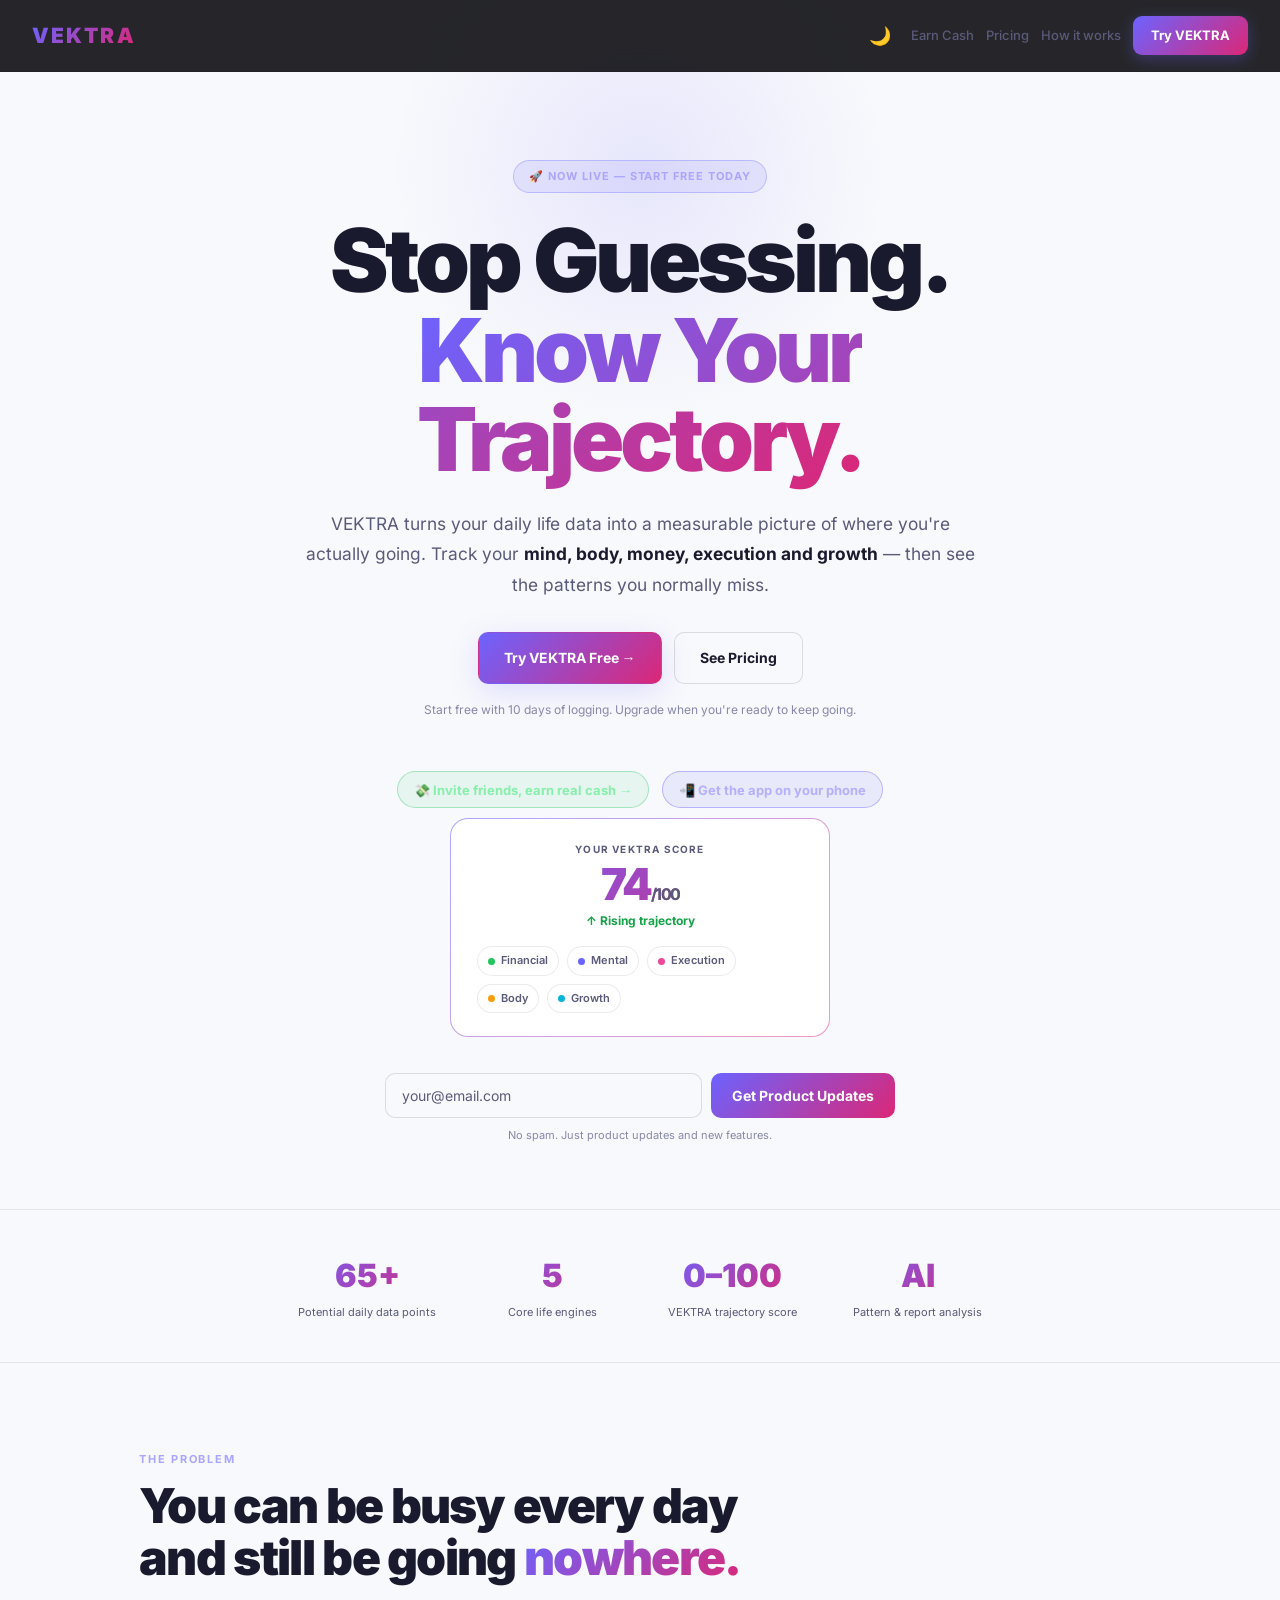
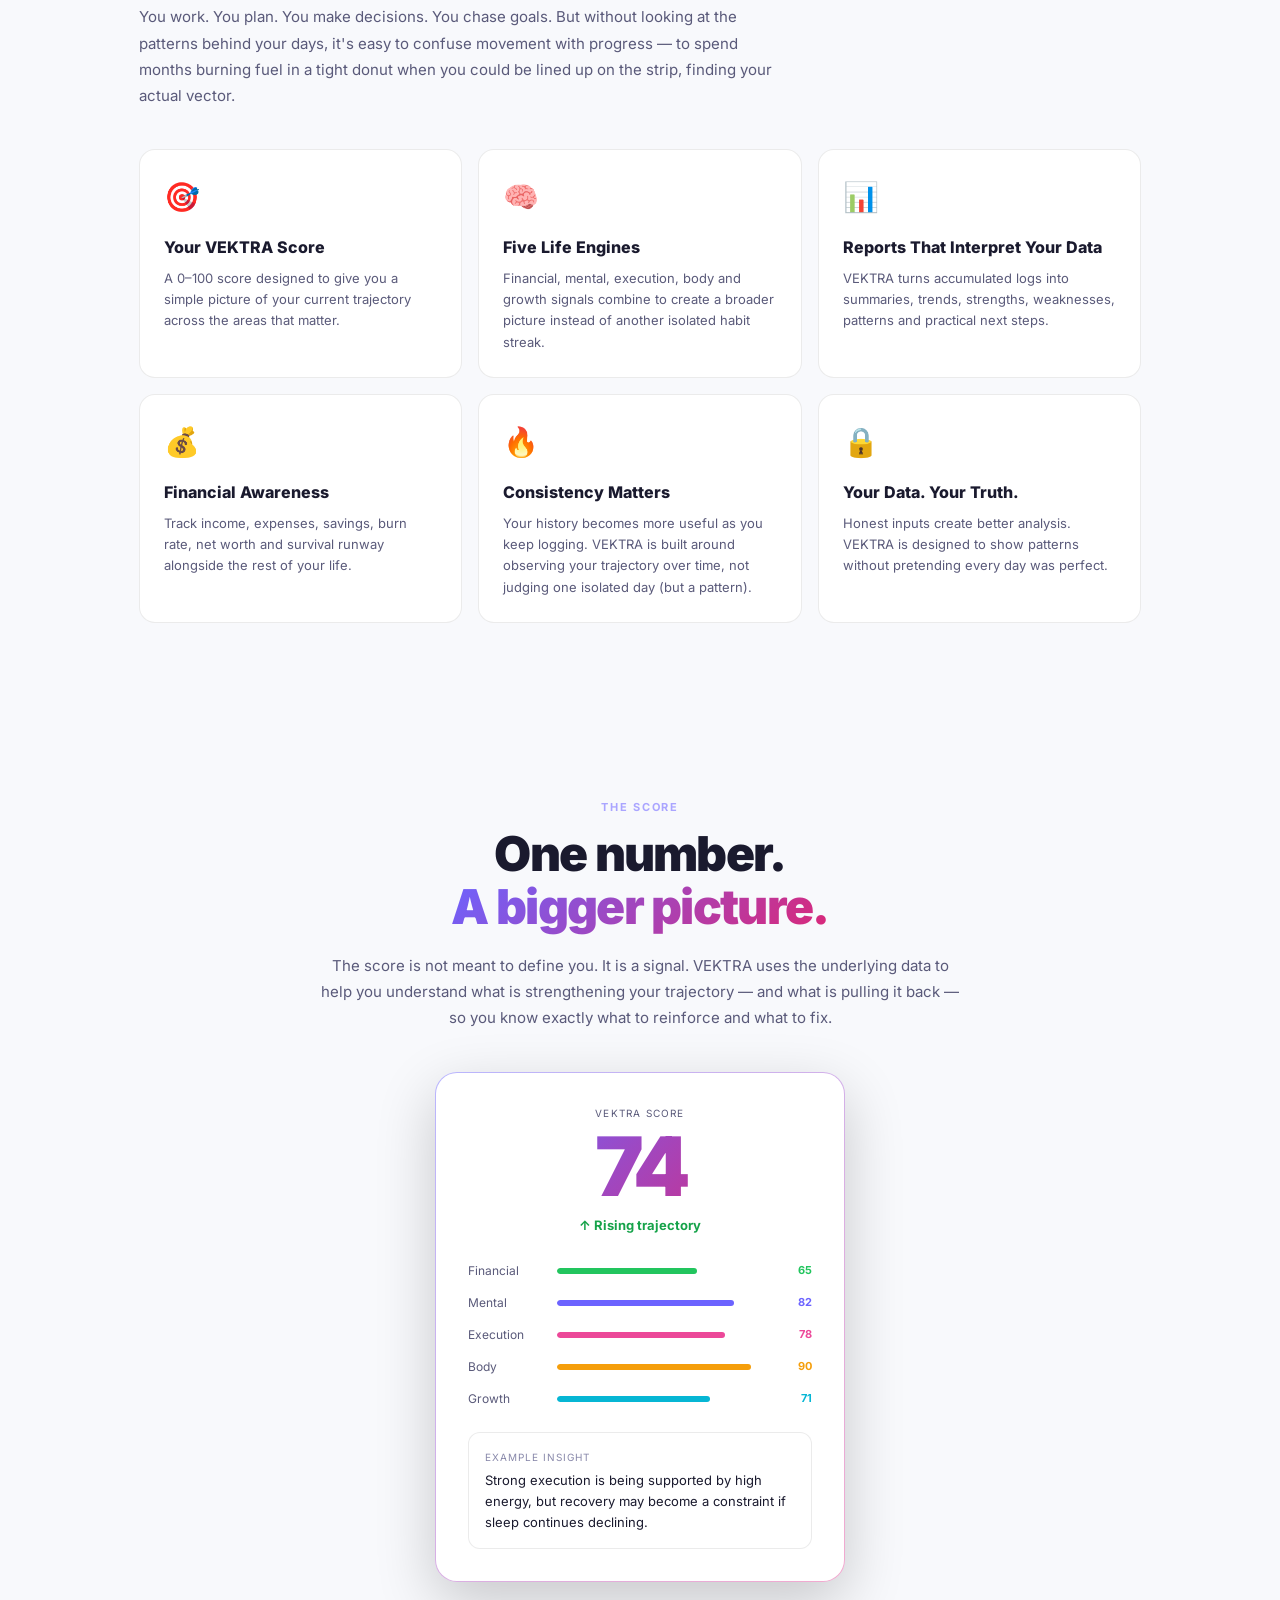
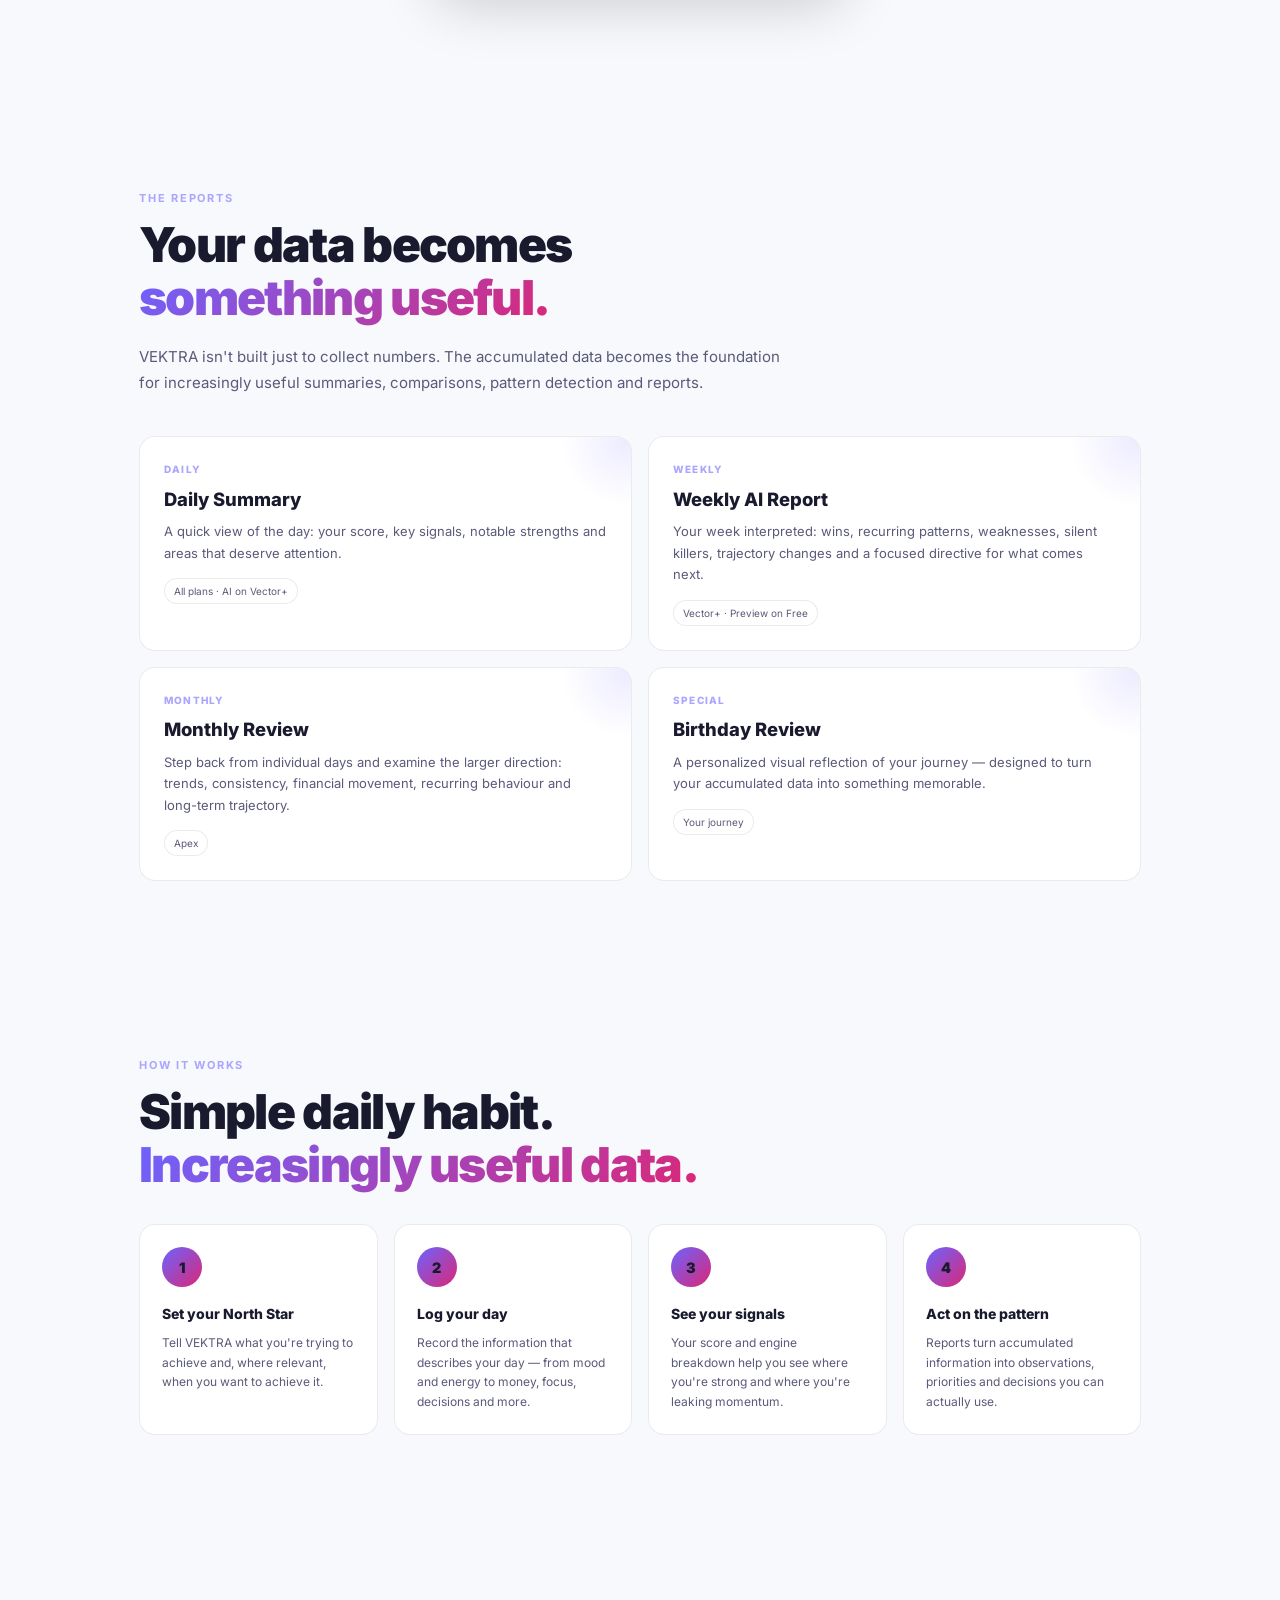
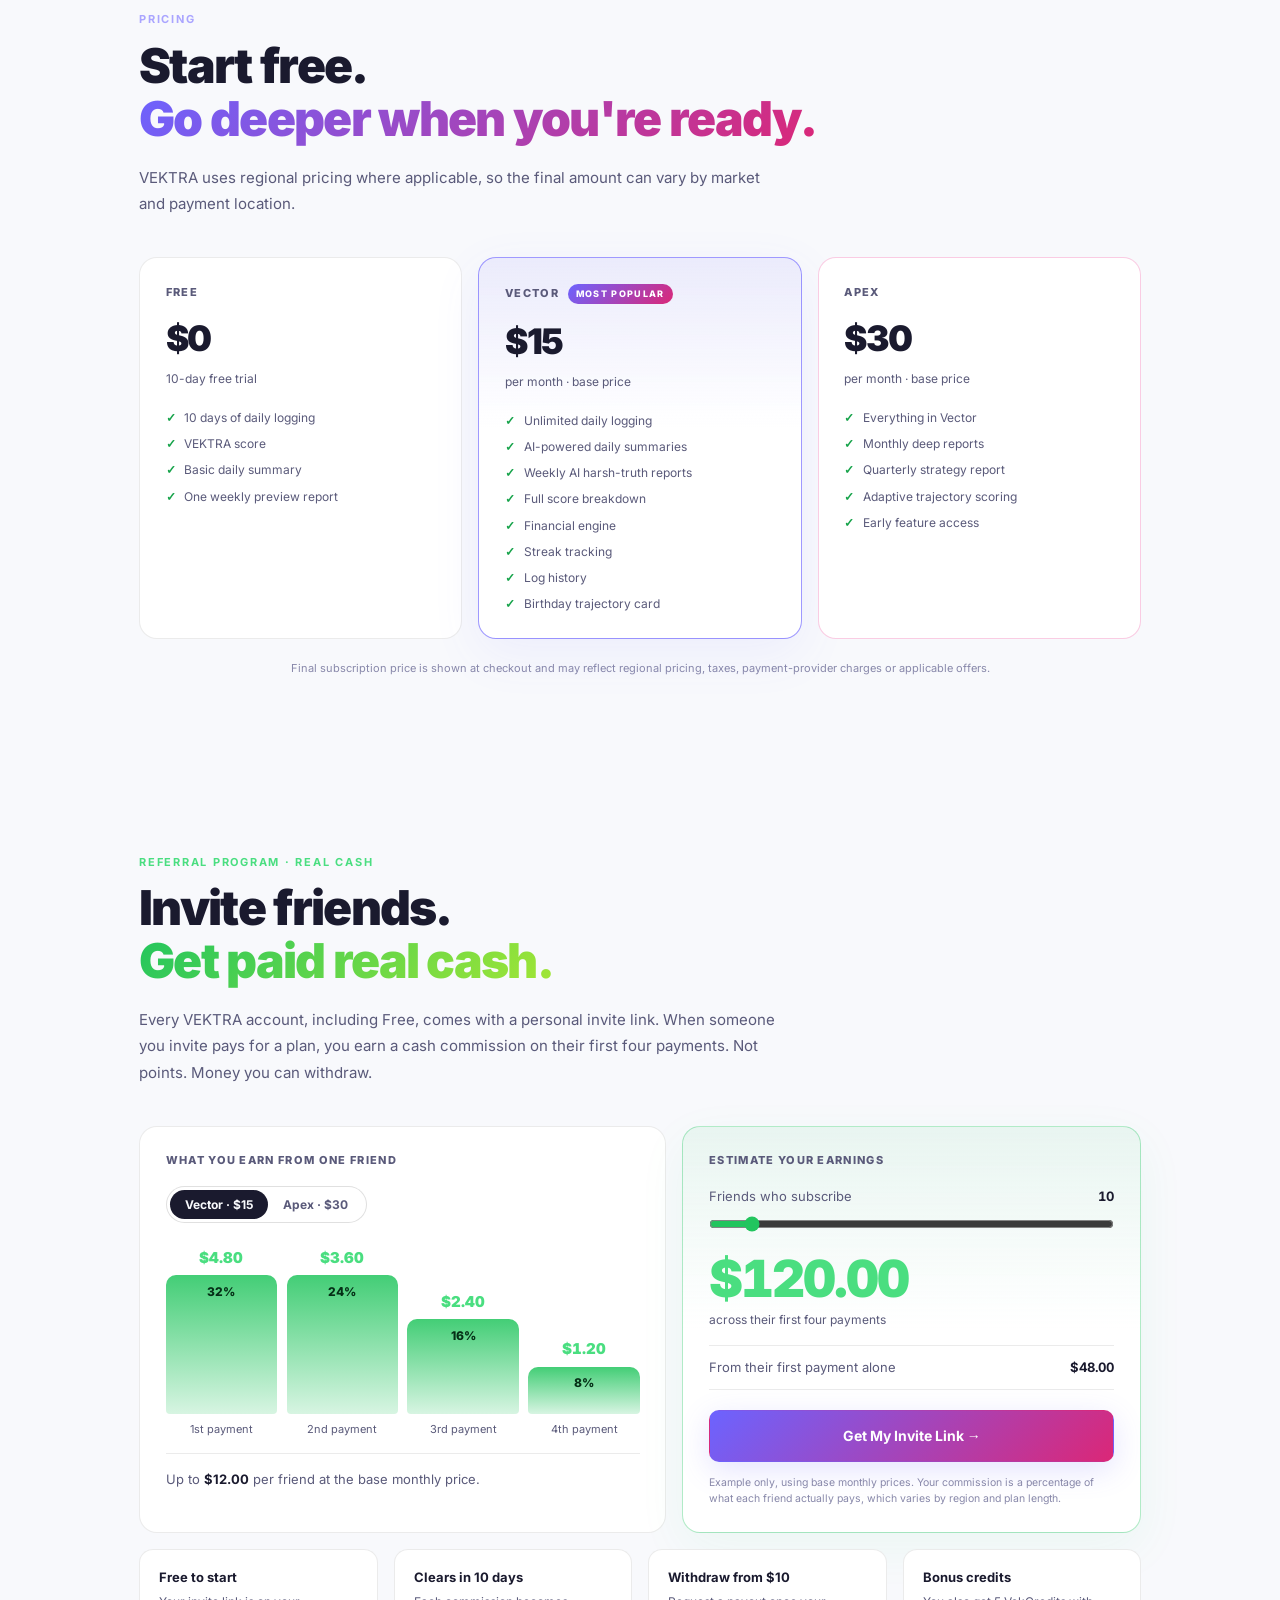
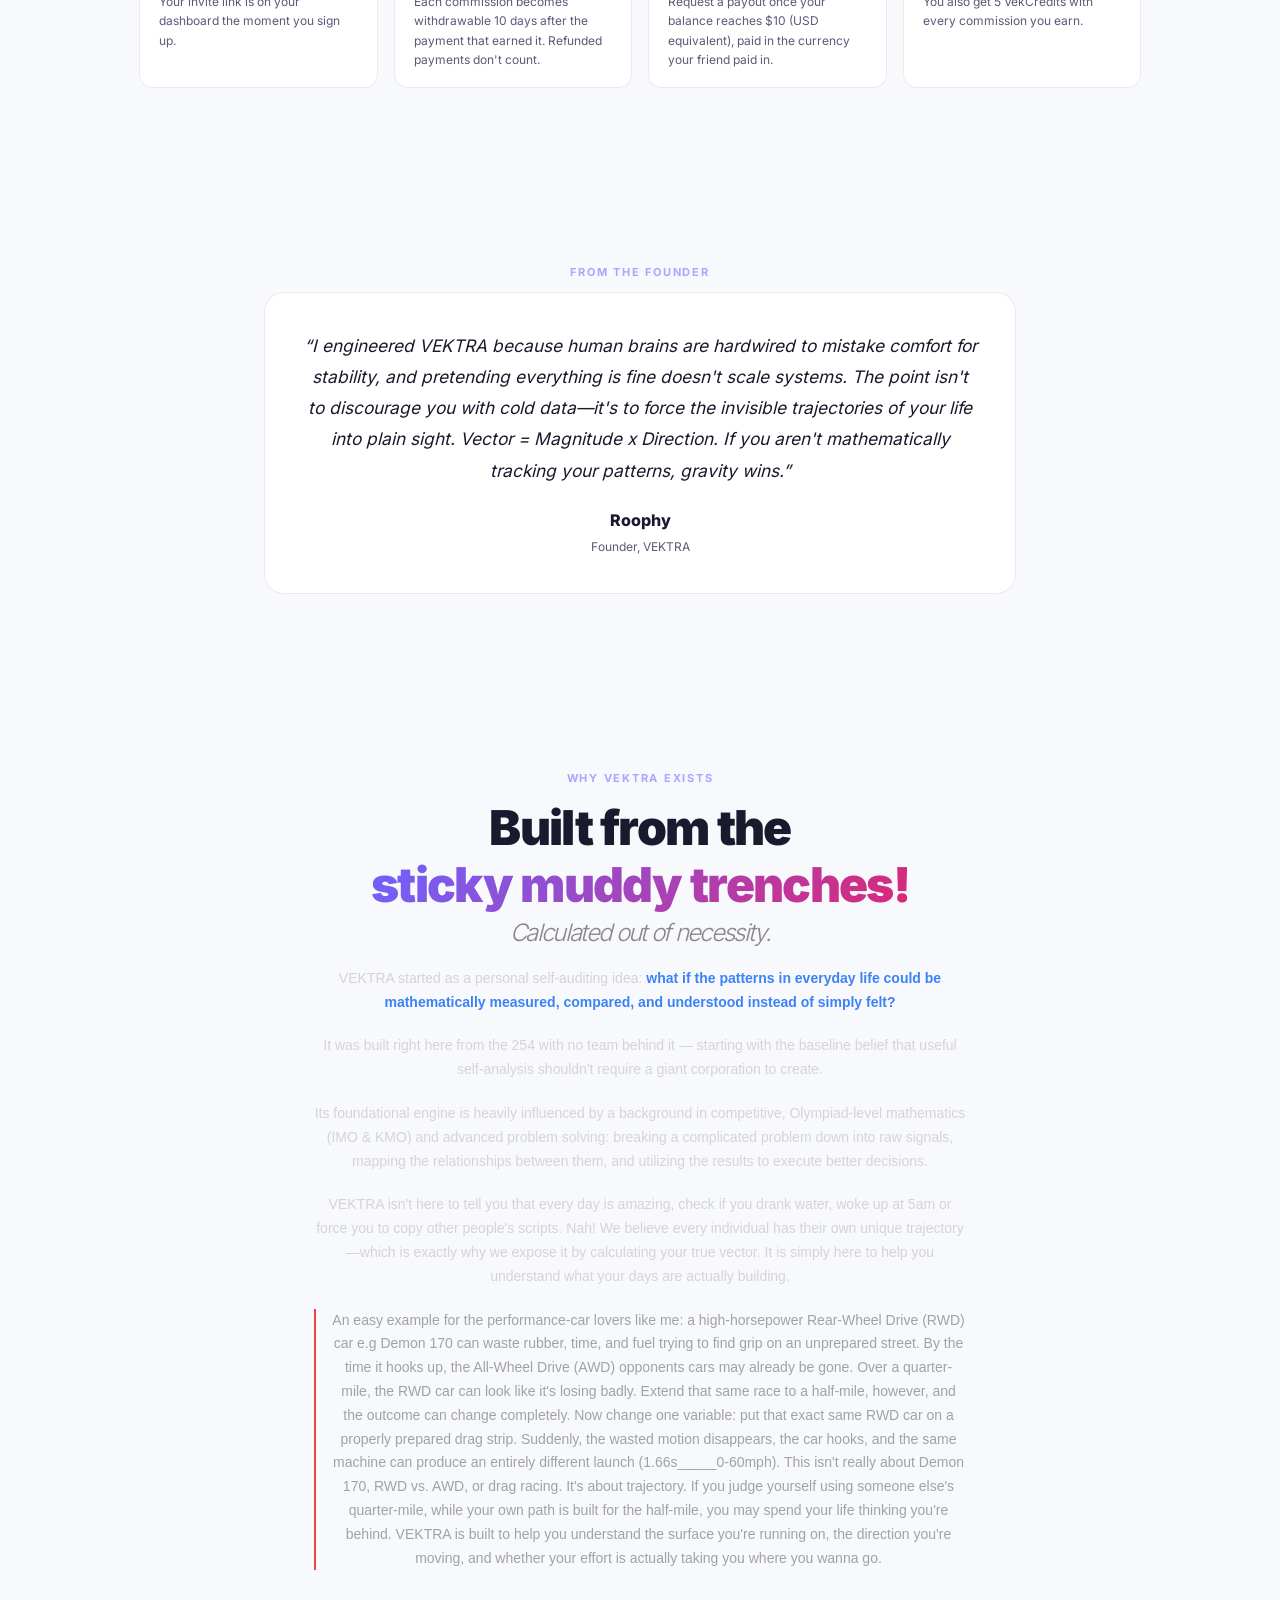
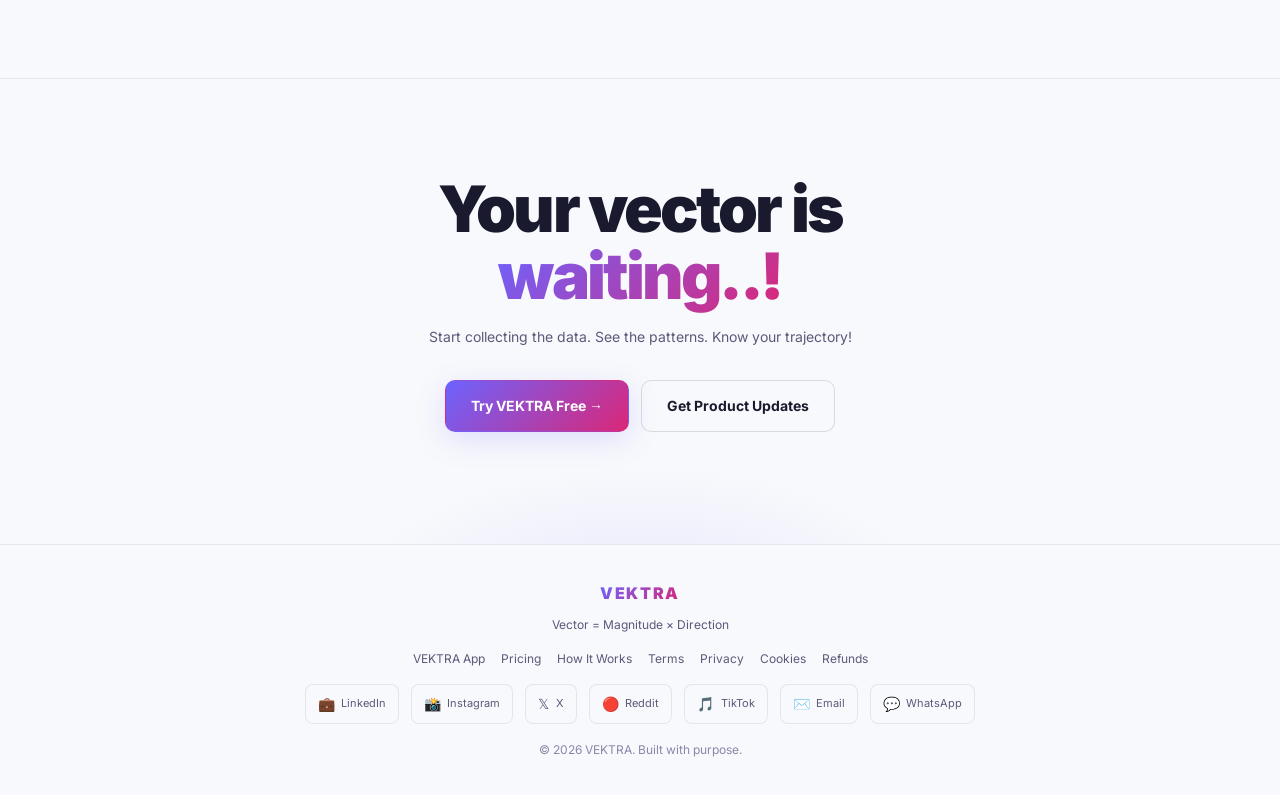
<file: index.html>
<!DOCTYPE html>
<html lang="en">
<head>
  <meta charset="UTF-8">
  <!-- Security policy. GitHub Pages can't send custom headers, so these live in markup. -->
  <meta http-equiv="Content-Security-Policy" content="default-src 'self'; script-src 'self' 'unsafe-inline' https://accounts.google.com https://cdnjs.cloudflare.com https://analytics.tiktok.com; style-src 'self' 'unsafe-inline' https://accounts.google.com; img-src 'self' data: blob: https:; font-src 'self' data:; connect-src 'self' https://vektra-backend-qic7.onrender.com https://accounts.google.com https://ipapi.co https://formspree.io https://*.tiktok.com https://*.tiktokw.us; frame-src https://accounts.google.com; worker-src 'self'; manifest-src 'self'; object-src 'none'; base-uri 'self'; form-action 'self' https://formspree.io; upgrade-insecure-requests">
  <meta name="referrer" content="strict-origin-when-cross-origin">
  <script>if(window.top!==window.self){document.documentElement.style.display='none';try{window.top.location=window.self.location.href}catch(e){}}</script>
  <meta name="viewport" content="width=device-width, initial-scale=1.0, maximum-scale=5.0">

  <title>VEKTRA - Track Your Trajectory, Know Your Vector</title>
  <meta name="description" content="VEKTRA is a trajectory intelligence system that measures the direction and momentum of your life across 5 engines: Financial, Mental, Execution, Body, and Growth. Stop counting checkboxes - start measuring your vector.">
  <meta name="keywords" content="habit tracker, trajectory intelligence, personal growth, life tracking, momentum, vector, productivity, self-improvement, daily logging, goals">
  <meta name="author" content="VEKTRA">
  <link rel="canonical" href="https://vektraapp.online/">
  <link rel="icon" type="image/svg+xml" href="data:image/svg+xml,<svg xmlns='http://www.w3.org/2000/svg' viewBox='0 0 100 100'><rect fill='%236c63ff' width='100' height='100' rx='20'/><text x='50' y='65' font-size='50' font-family='Arial' font-weight='bold' fill='white' text-anchor='middle'>V</text></svg>">
  <!-- Open Graph / Social Media -->
  <meta property="og:type" content="website">
  <meta property="og:title" content="VEKTRA - Track Your Trajectory, Know Your Vector">
  <meta property="og:description" content="Stop counting checkboxes. Measure your life's vector with trajectory intelligence across 5 engines: Financial, Mental, Execution, Body, and Growth.">
  <meta property="og:url" content="https://vektraapp.online/">
  <meta property="og:image" content="https://vektraapp.online/app/assets/icon-512.png">
  <meta property="og:site_name" content="VEKTRA">
  <!-- Twitter Card -->
  <meta name="twitter:card" content="summary_large_image">
  <meta name="twitter:title" content="VEKTRA - Track Your Trajectory, Know Your Vector">
  <meta name="twitter:description" content="Stop counting checkboxes. Measure your life's vector with trajectory intelligence.">
  <meta name="twitter:image" content="https://vektraapp.online/app/assets/icon-512.png">

  <!-- Open Graph (WhatsApp, iMessage, Facebook, Slack, Discord) -->
  <meta property="og:type" content="website">
  <meta property="og:url" content="https://vektraapp.online/">
  <meta property="og:title" content="VEKTRA — Know Your Trajectory">
  <meta property="og:description" content="VEKTRA turns your daily life data into a measurable trajectory. Track, analyze, and understand whether you're actually moving forward.">
  <meta property="og:image" content="https://vektraapp.online/app/assets/icon-512.png">
  <meta property="og:site_name" content="VEKTRA">

  <!-- Twitter/X Card -->
  <meta name="twitter:card" content="summary">
  <meta name="twitter:title" content="VEKTRA — Know Your Trajectory">
  <meta name="twitter:description" content="VEKTRA turns your daily life data into a measurable trajectory. Track, analyze, and understand whether you're actually moving forward.">
  <meta name="twitter:image" content="https://vektraapp.online/app/assets/icon-512.png">

  <script type="application/ld+json">
  {
    "@context": "https://schema.org",
    "@type": "SoftwareApplication",
    "name": "VEKTRA",
    "url": "https://vektraapp.online/",
    "description": "VEKTRA turns your daily life data into a measurable trajectory. Track, analyze, and understand whether you're actually moving forward.",
    "applicationCategory": "LifestyleApplication",
    "operatingSystem": "Web",
    "offers": {
      "@type": "AggregateOffer",
      "lowPrice": "0",
      "highPrice": "60",
      "priceCurrency": "USD",
      "offerCount": "4"
    },
    "author": {
      "@type": "Person",
      "name": "Elvis Obulemire"
    }
  }
  </script>

  <link rel="stylesheet" href="/app/assets/fonts/inter.css">

  <style>
    * {
      box-sizing: border-box;
      margin: 0;
      padding: 0;
    }

    :root {
      --bg: #08080d;
      --bg-soft: #0d0d14;
      --card: #111118;
      --card-hover: #15151e;
      --accent: #6c63ff;
      --pink: #ec4899;
      --text: #f3f3f7;
      --muted: #9292a8;
      --muted-2: #8888a0;
      --border: rgba(255,255,255,0.07);
      --border-strong: rgba(255,255,255,0.12);
      --success: #22c55e;
      --warning: #f59e0b;
      --danger: #ef4444;
    }

    :root[data-theme="light"] {
      --bg: #f8f9fc;
      --bg-soft: #ffffff;
      --card: #ffffff;
      --card-hover: #f0f0f5;
      --accent: #6c63ff;
      --pink: #db2777;
      --text: #1a1a2e;
      --muted: #5a5a7a;
      --muted-2: #8888aa;
      --border: rgba(0,0,0,0.08);
      --border-strong: rgba(0,0,0,0.12);
      --success: #16a34a;
      --warning: #d97706;
      --danger: #dc2626;
    }

    html {
      scroll-behavior: smooth;
    }

    body {
      background: var(--bg);
      color: var(--text);
      font-family: "Inter", sans-serif;
      line-height: 1.6;
      overflow-x: hidden;
      transition: background 0.3s ease, color 0.3s ease;
    }

    a {
      color: inherit;
    }

    button,
    input {
      font-family: inherit;
    }

    .gradient {
      background: linear-gradient(135deg, var(--accent), var(--pink));
      -webkit-background-clip: text;
      -webkit-text-fill-color: transparent;
      background-clip: text;
    }

    .gradient-bg {
      background: linear-gradient(135deg, var(--accent), var(--pink));
    }

    /* =========================
       NAVIGATION
    ========================= */

    nav {
      display: flex;
      justify-content: space-between;
      align-items: center;
      padding: 1rem 2rem;
      border-bottom: 1px solid var(--border);
      position: sticky;
      top: 0;
      background: rgba(8, 8, 13, 0.88);
      backdrop-filter: blur(16px);
      -webkit-backdrop-filter: blur(16px);
      z-index: 1000;
    }

    .nav-logo {
      text-decoration: none;
      font-size: 21px;
      font-weight: 900;
      letter-spacing: .1em;
    }

    .nav-logo span {
      background: linear-gradient(135deg, var(--accent), var(--pink));
      -webkit-background-clip: text;
      -webkit-text-fill-color: transparent;
      background-clip: text;
    }

    .nav-actions {
      display: flex;
      align-items: center;
      gap: .75rem;
    }

    .nav-link {
      color: var(--muted);
      text-decoration: none;
      font-size: 13px;
      font-weight: 500;
      transition: color .2s ease;
    }

    .nav-link:hover {
      color: var(--text);
    }

    .nav-cta {
      padding: 9px 18px;
      background: linear-gradient(135deg, var(--accent), var(--pink));
      border: none;
      border-radius: 9px;
      color: #fff;
      font-size: 13px;
      font-weight: 700;
      cursor: pointer;
      text-decoration: none;
      transition: transform .2s ease, opacity .2s ease, box-shadow .2s ease;
      box-shadow: 0 4px 15px rgba(108, 99, 255, 0.3);
    }

    .nav-cta:hover {
      transform: translateY(-2px);
      opacity: .95;
      box-shadow: 0 6px 20px rgba(108, 99, 255, 0.4);
    }

    .nav-cta:active {
      transform: translateY(0);
      box-shadow: 0 2px 10px rgba(108, 99, 255, 0.3);
    }

    /* =========================
       HERO
    ========================= */

    .hero {
      text-align: center;
      padding: 5.5rem 1.5rem 4rem;
      max-width: 950px;
      margin: 0 auto;
      position: relative;
      overflow-x: clip;
    }

    .hero::before {
      content: "";
      position: absolute;
      width: 500px;
      height: 500px;
      background: radial-gradient(
        circle,
        rgba(108,99,255,.12) 0%,
        rgba(108,99,255,0) 70%
      );
      top: -150px;
      left: 50%;
      transform: translateX(-50%);
      pointer-events: none;
      z-index: -1;
    }

    .hero-badge {
      display: inline-flex;
      align-items: center;
      gap: 7px;
      padding: 7px 15px;
      background: rgba(108,99,255,.11);
      border: 1px solid rgba(108,99,255,.3);
      border-radius: 999px;
      font-size: 11px;
      color: #aaa5ff;
      letter-spacing: .09em;
      text-transform: uppercase;
      margin-bottom: 1.4rem;
      font-weight: 700;
    }

    .hero-title {
      font-size: clamp(2.7rem, 7vw, 5.5rem);
      font-weight: 900;
      line-height: 1.02;
      letter-spacing: -.045em;
      margin-bottom: 1.5rem;
    }

    .hero-desc {
      font-size: 1.08rem;
      color: var(--muted);
      max-width: 670px;
      margin: 0 auto 2rem;
      line-height: 1.75;
    }

    .hero-desc strong {
      color: var(--text);
    }

    .hero-actions {
      display: flex;
      justify-content: center;
      gap: .75rem;
      flex-wrap: wrap;
      margin-bottom: 1rem;
    }

    .primary-btn,
    .secondary-btn {
      display: inline-flex;
      align-items: center;
      justify-content: center;
      padding: 14px 25px;
      border-radius: 10px;
      font-size: 14px;
      font-weight: 700;
      text-decoration: none;
      transition: all .2s ease;
    }

    .primary-btn {
      color: #fff;
      background: linear-gradient(135deg, var(--accent), var(--pink));
      border: 1px solid transparent;
      box-shadow: 0 8px 30px rgba(108,99,255,.18);
    }

    .primary-btn:hover {
      transform: translateY(-2px);
      box-shadow: 0 12px 35px rgba(108,99,255,.25);
    }

    .secondary-btn {
      color: var(--text);
      background: rgba(255,255,255,.03);
      border: 1px solid var(--border-strong);
    }

    .secondary-btn:hover {
      background: rgba(255,255,255,.06);
      border-color: rgba(255,255,255,.2);
    }

    .hero-note {
      font-size: 12px;
      color: var(--muted-2);
      margin-bottom: 2.25rem;
    }

    /* =========================
       HERO VISUAL (live score teaser)
    ========================= */

    .hero-visual {
      max-width: 380px;
      margin: 0 auto 2.25rem;
      padding: 1px;
      border-radius: 18px;
      background: linear-gradient(135deg, rgba(108,99,255,.55), rgba(236,72,153,.55));
    }

    .hero-visual-inner {
      background: var(--card);
      border-radius: 17px;
      padding: 1.4rem 1.6rem;
    }

    .hero-visual-label {
      font-size: 10px;
      color: var(--muted);
      text-transform: uppercase;
      letter-spacing: .12em;
      font-weight: 700;
      margin-bottom: .3rem;
    }

    .hero-visual-score {
      font-size: 44px;
      font-weight: 900;
      letter-spacing: -.04em;
      background: linear-gradient(135deg, var(--accent), var(--pink));
      -webkit-background-clip: text;
      -webkit-text-fill-color: transparent;
      background-clip: text;
      line-height: 1;
    }

    .hero-visual-score-sub {
      font-size: 16px;
      color: var(--muted);
      -webkit-text-fill-color: var(--muted);
      font-weight: 700;
    }

    .hero-visual-trend {
      font-size: 12px;
      color: var(--success);
      font-weight: 700;
      margin-top: .3rem;
      margin-bottom: 1rem;
    }

    .hero-visual-engines {
      display: flex;
      flex-wrap: wrap;
      gap: 8px;
    }

    .engine-chip {
      display: inline-flex;
      align-items: center;
      gap: 6px;
      padding: 5px 10px;
      border-radius: 999px;
      background: rgba(255,255,255,.04);
      border: 1px solid var(--border);
      font-size: 11px;
      color: var(--muted);
      font-weight: 600;
    }

    .engine-chip .dot {
      width: 7px;
      height: 7px;
      border-radius: 50%;
      display: inline-block;
    }

    /* =========================
       LAUNCH OFFER
    ========================= */

    .launch-offer {
      max-width: 760px;
      margin: 0 auto;
      padding: 1px;
      border-radius: 17px;
      background: linear-gradient(
        135deg,
        rgba(108,99,255,.8),
        rgba(236,72,153,.8)
      );
    }

    .launch-offer-inner {
      background: #0d0d14;
      border-radius: 16px;
      padding: 1.25rem 1.5rem;
    }

    .offer-label {
      font-size: 15px;
      font-weight: 800;
      letter-spacing: .12em;
      text-transform: uppercase;
      color: #aaa5ff;
      margin-bottom: .35rem;
    }

    .offer-title {
      font-size: 1.2rem;
      font-weight: 800;
      margin-bottom: .25rem;
    }

    .offer-title span {
      color: var(--success);
    }

    .offer-desc {
      font-size: 13px;
      color: var(--muted);
    }

    .offer-countdown {
      display: inline-block;
      margin-top: .75rem;
      padding: 5px 12px;
      border-radius: 999px;
      background: rgba(255,255,255,.05);
      border: 1px solid var(--border);
      font-size: 12px;
      color: var(--text);
      font-weight: 700;
    }

    /* =========================
       WAITLIST
    ========================= */

    .waitlist-block {
      max-width: 510px;
      margin: 2rem auto 0;
    }

    .waitlist-form {
      display: flex;
      gap: 9px;
      flex-wrap: wrap;
      justify-content: center;
    }

    .waitlist-input {
      flex: 1;
      min-width: 220px;
      padding: 13px 16px;
      background: rgba(255,255,255,.045);
      border: 1px solid var(--border-strong);
      border-radius: 10px;
      color: var(--text);
      font-size: 14px;
      outline: none;
    }

    .waitlist-input::placeholder {
      color: var(--muted);
    }

    .waitlist-input:focus {
      border-color: var(--accent);
      box-shadow: 0 0 0 3px rgba(108,99,255,.08);
    }

    .waitlist-btn {
      padding: 13px 21px;
      background: linear-gradient(135deg, var(--accent), var(--pink));
      border: none;
      border-radius: 10px;
      color: #fff;
      font-size: 14px;
      font-weight: 700;
      cursor: pointer;
      white-space: nowrap;
    }

    .waitlist-btn:disabled {
      opacity: .6;
      cursor: wait;
    }

    .waitlist-note {
      font-size: 11px;
      color: var(--muted-2);
      text-align: center;
      margin-top: .6rem;
    }

    .waitlist-success {
      display: none;
      color: var(--success);
      font-size: 13px;
      text-align: center;
      margin-top: .65rem;
    }

    /* =========================
       STATS
    ========================= */

    .stats {
      display: flex;
      justify-content: center;
      gap: 3.5rem;
      padding: 2.5rem 1.5rem;
      border-top: 1px solid var(--border);
      border-bottom: 1px solid var(--border);
      flex-wrap: wrap;
      background: rgba(255,255,255,.008);
    }

    .stat-item {
      text-align: center;
      min-width: 120px;
    }

    .stat-num {
      font-size: 2rem;
      font-weight: 900;
      background: linear-gradient(135deg, var(--accent), var(--pink));
      -webkit-background-clip: text;
      -webkit-text-fill-color: transparent;
      background-clip: text;
    }

    .stat-label {
      font-size: 11px;
      color: var(--muted);
      margin-top: 3px;
    }

    /* =========================
       GENERAL SECTIONS
    ========================= */

    .section {
      padding: 5.5rem 1.5rem;
      max-width: 1050px;
      margin: 0 auto;
    }

    .section-label {
      font-size: 11px;
      color: #aaa5ff;
      text-transform: uppercase;
      letter-spacing: .16em;
      margin-bottom: .7rem;
      font-weight: 700;
    }

    .section-title {
      font-size: clamp(1.9rem, 4vw, 3rem);
      font-weight: 900;
      letter-spacing: -.035em;
      line-height: 1.1;
      margin-bottom: 1.2rem;
    }

    .section-desc {
      font-size: 15px;
      color: var(--muted);
      max-width: 650px;
      line-height: 1.75;
      margin-bottom: 2.5rem;
    }

    /* =========================
       FEATURES
    ========================= */

    .features-grid {
      display: grid;
      grid-template-columns: repeat(auto-fit, minmax(270px, 1fr));
      gap: 1rem;
    }

    .feature-card {
      background: var(--card);
      border: 1px solid var(--border);
      border-radius: 16px;
      padding: 1.5rem;
      transition: transform .2s ease, border-color .2s ease, background .2s ease;
    }

    .feature-card:hover {
      transform: translateY(-3px);
      border-color: var(--border-strong);
      background: var(--card-hover);
    }

    .feature-icon {
      font-size: 1.8rem;
      margin-bottom: .9rem;
    }

    .feature-title {
      font-size: 1rem;
      font-weight: 800;
      margin-bottom: .45rem;
    }

    .feature-desc {
      font-size: 13px;
      color: var(--muted);
      line-height: 1.65;
    }

    /* =========================
       SCORE
    ========================= */

    .score-section {
      text-align: center;
    }

    .score-section .section-desc {
      margin-left: auto;
      margin-right: auto;
    }

    .score-preview {
      background:
        linear-gradient(var(--card), var(--card)) padding-box,
        linear-gradient(135deg, rgba(108,99,255,.45), rgba(236,72,153,.45)) border-box;
      border: 1px solid transparent;
      border-radius: 22px;
      padding: 2rem;
      max-width: 410px;
      margin: 2rem auto;
      text-align: left;
      box-shadow: 0 20px 60px rgba(0,0,0,.2);
    }

    .score-label {
      font-size: 10px;
      color: var(--muted);
      text-transform: uppercase;
      letter-spacing: .12em;
      text-align: center;
      margin-bottom: .35rem;
    }

    .score-number {
      font-size: 82px;
      font-weight: 900;
      letter-spacing: -.07em;
      text-align: center;
      line-height: 1;
      background: linear-gradient(135deg, var(--accent), var(--pink));
      -webkit-background-clip: text;
      -webkit-text-fill-color: transparent;
      background-clip: text;
    }

    .score-sub {
      font-size: 13px;
      color: var(--success);
      text-align: center;
      margin-top: .4rem;
      font-weight: 700;
    }

    .score-bars {
      margin-top: 1.6rem;
      display: flex;
      flex-direction: column;
      gap: .8rem;
    }

    .bar-row {
      display: flex;
      align-items: center;
      gap: .7rem;
      font-size: 12px;
    }

    .bar-label {
      width: 78px;
      color: var(--muted);
    }

    .bar-track {
      flex: 1;
      height: 6px;
      background: rgba(255,255,255,.06);
      border-radius: 999px;
      overflow: hidden;
    }

    .bar-fill {
      height: 100%;
      border-radius: 999px;
    }

    .bar-val {
      width: 28px;
      text-align: right;
      font-weight: 700;
      font-size: 11px;
    }

    .score-insight {
      margin-top: 1.5rem;
      padding: 1rem;
      border-radius: 12px;
      background: rgba(255,255,255,.035);
      border: 1px solid var(--border);
    }

    .score-insight-label {
      font-size: 10px;
      text-transform: uppercase;
      letter-spacing: .1em;
      color: var(--muted-2);
      margin-bottom: .3rem;
    }

    .score-insight-text {
      font-size: 13px;
      color: var(--text);
      line-height: 1.6;
    }

    /* =========================
       REPORTS
    ========================= */

    .reports-grid {
      display: grid;
      grid-template-columns: repeat(2, 1fr);
      gap: 1rem;
      margin-top: 2rem;
    }

    .report-card {
      background: var(--card);
      border: 1px solid var(--border);
      border-radius: 16px;
      padding: 1.5rem;
      position: relative;
      overflow: hidden;
    }

    .report-card::after {
      content: "";
      position: absolute;
      width: 130px;
      height: 130px;
      right: -60px;
      top: -60px;
      background: radial-gradient(circle, rgba(108,99,255,.12), transparent 70%);
    }

    .report-frequency {
      font-size: 10px;
      color: #aaa5ff;
      text-transform: uppercase;
      letter-spacing: .12em;
      font-weight: 800;
      margin-bottom: .45rem;
    }

    .report-title {
      font-size: 1.15rem;
      font-weight: 800;
      margin-bottom: .45rem;
    }

    .report-desc {
      color: var(--muted);
      font-size: 13px;
      line-height: 1.65;
    }

    .report-tag {
      display: inline-block;
      margin-top: .9rem;
      padding: 4px 9px;
      border-radius: 999px;
      background: rgba(255,255,255,.05);
      color: var(--muted);
      font-size: 10px;
      border: 1px solid var(--border);
    }

    /* =========================
       HOW IT WORKS
    ========================= */

    .steps {
      display: grid;
      grid-template-columns: repeat(4, 1fr);
      gap: 1rem;
      margin-top: 2rem;
    }

    .step {
      padding: 1.4rem;
      border: 1px solid var(--border);
      border-radius: 16px;
      background: var(--card);
    }

    .step-num {
      width: 40px;
      height: 40px;
      background: linear-gradient(135deg, var(--accent), var(--pink));
      border-radius: 50%;
      display: flex;
      align-items: center;
      justify-content: center;
      font-weight: 900;
      font-size: .9rem;
      margin-bottom: 1rem;
    }

    .step-title {
      font-weight: 800;
      margin-bottom: .45rem;
      font-size: 14px;
    }

    .step-desc {
      font-size: 12px;
      color: var(--muted);
      line-height: 1.65;
    }

    /* =========================
       PRICING
    ========================= */

    .pricing-header {
      margin-bottom: 2rem;
    }

    .pricing-grid {
      display: grid;
      grid-template-columns: repeat(3, 1fr);
      gap: 1rem;
    }

    .pricing-card {
      background: var(--card);
      border: 1px solid var(--border);
      border-radius: 18px;
      padding: 1.6rem;
      position: relative;
    }

    .pricing-card.featured {
      border-color: rgba(108,99,255,.65);
      background:
        linear-gradient(
          180deg,
          rgba(108,99,255,.09),
          var(--card) 45%
        );
      box-shadow: 0 15px 50px rgba(108,99,255,.08);
    }

    .pricing-card.apex {
      border-color: rgba(236,72,153,.28);
    }

    .pricing-name {
      font-size: 11px;
      text-transform: uppercase;
      letter-spacing: .12em;
      color: var(--muted);
      font-weight: 800;
      margin-bottom: .55rem;
    }

    .pricing-price {
      font-size: 2.2rem;
      font-weight: 900;
      letter-spacing: -.04em;
      margin-bottom: .15rem;
    }

    .pricing-period {
      font-size: 12px;
      color: var(--muted);
      margin-bottom: 1.3rem;
    }

    .pricing-features {
      list-style: none;
      display: flex;
      flex-direction: column;
      gap: .55rem;
    }

    .pricing-features li {
      font-size: 12px;
      color: var(--muted);
      display: flex;
      align-items: flex-start;
      gap: .55rem;
      line-height: 1.45;
    }

    .pricing-features li::before {
      content: "✓";
      color: var(--success);
      font-weight: 800;
      flex-shrink: 0;
    }

    .pricing-badge {
      display: inline-block;
      padding: 3px 8px;
      background: linear-gradient(135deg, var(--accent), var(--pink));
      border-radius: 999px;
      color: #fff;
      font-size: 9px;
      font-weight: 800;
      margin-left: .35rem;
      vertical-align: middle;
    }

    .launch-price {
      margin-top: 1.25rem;
      padding: .9rem;
      border-radius: 11px;
      background: rgba(34,197,94,.06);
      border: 1px solid rgba(34,197,94,.14);
    }

    .launch-price-label {
      font-size: 9px;
      text-transform: uppercase;
      letter-spacing: .1em;
      color: var(--success);
      font-weight: 800;
      margin-bottom: .2rem;
    }

    .launch-price-text {
      font-size: 13px;
      font-weight: 700;
    }

    .launch-price-sub {
      color: var(--muted);
      font-size: 10px;
      margin-top: .15rem;
    }

    .pricing-footnote {
      text-align: center;
      margin-top: 1.3rem;
      font-size: 11px;
      color: var(--muted-2);
    }

    /* =========================
       EARN / REFERRALS
    ========================= */

    .earn-label {
      color: #4ade80;
    }

    .gradient-money {
      background: linear-gradient(135deg, #22c55e, #a3e635);
      -webkit-background-clip: text;
      -webkit-text-fill-color: transparent;
      background-clip: text;
    }

    .earn-grid {
      display: grid;
      grid-template-columns: 1.15fr 1fr;
      gap: 1rem;
    }

    .earn-card {
      background: var(--card);
      border: 1px solid var(--border);
      border-radius: 18px;
      padding: 1.6rem;
      min-width: 0;
    }

    .earn-calc {
      border-color: rgba(34,197,94,.35);
      background: linear-gradient(180deg, rgba(34,197,94,.07), var(--card) 50%);
      box-shadow: 0 15px 50px rgba(34,197,94,.06);
      display: flex;
      flex-direction: column;
    }

    .earn-card-title {
      font-size: 11px;
      text-transform: uppercase;
      letter-spacing: .12em;
      color: var(--muted);
      font-weight: 800;
      margin-bottom: 1rem;
    }

    .earn-plan-toggle {
      display: inline-flex;
      padding: 3px;
      border-radius: 999px;
      border: 1px solid var(--border-strong);
      background: var(--bg-soft);
      margin-bottom: 1.4rem;
    }

    .earn-plan-btn {
      border: 0;
      background: transparent;
      color: var(--muted);
      font-size: 12px;
      font-weight: 700;
      padding: .45rem .95rem;
      border-radius: 999px;
      cursor: pointer;
    }

    .earn-plan-btn.active {
      background: var(--text);
      color: var(--bg);
    }

    .earn-ladder {
      display: grid;
      grid-template-columns: repeat(4, 1fr);
      gap: .6rem;
      align-items: end;
      height: 190px;
      margin-bottom: 1.1rem;
    }

    .earn-rung {
      display: flex;
      flex-direction: column;
      align-items: center;
      justify-content: flex-end;
      height: 100%;
      min-width: 0;
    }

    .earn-rung-amt {
      font-size: 15px;
      font-weight: 900;
      color: #4ade80;
      margin-bottom: .35rem;
      font-variant-numeric: tabular-nums;
    }

    .earn-rung-bar {
      width: 100%;
      height: var(--h);
      border-radius: 10px 10px 4px 4px;
      background: linear-gradient(180deg, rgba(34,197,94,.85), rgba(34,197,94,.18));
      display: flex;
      align-items: flex-start;
      justify-content: center;
      padding-top: .4rem;
      font-size: 12px;
      font-weight: 800;
      color: #052e16;
    }

    .earn-rung-label {
      font-size: 11px;
      color: var(--muted);
      margin-top: .45rem;
      text-align: center;
      line-height: 1.3;
    }

    .earn-card-foot {
      font-size: 13px;
      color: var(--muted);
      border-top: 1px solid var(--border);
      padding-top: .9rem;
    }

    .earn-card-foot strong {
      color: var(--text);
    }

    .earn-slider-label {
      display: flex;
      justify-content: space-between;
      font-size: 13px;
      color: var(--muted);
      margin-bottom: .6rem;
    }

    .earn-slider-label strong {
      color: var(--text);
      font-variant-numeric: tabular-nums;
    }

    #earn-friends {
      width: 100%;
      accent-color: #22c55e;
      margin-bottom: 1.3rem;
      cursor: pointer;
    }

    .earn-result-num {
      font-size: clamp(2.4rem, 6vw, 3.2rem);
      font-weight: 900;
      letter-spacing: -.04em;
      line-height: 1;
      color: #4ade80;
      font-variant-numeric: tabular-nums;
    }

    .earn-result-sub {
      font-size: 12px;
      color: var(--muted);
      margin: .35rem 0 1rem;
    }

    .earn-result-row {
      display: flex;
      justify-content: space-between;
      gap: 1rem;
      font-size: 13px;
      color: var(--muted);
      padding: .7rem 0;
      border-top: 1px solid var(--border);
      border-bottom: 1px solid var(--border);
      margin-bottom: 1.2rem;
    }

    .earn-result-row strong {
      color: var(--text);
      font-variant-numeric: tabular-nums;
    }

    .earn-cta {
      text-align: center;
      margin-top: auto;
    }

    .earn-example-note {
      font-size: 10.5px;
      color: var(--muted-2);
      margin-top: .8rem;
      line-height: 1.5;
    }

    .earn-facts {
      list-style: none;
      display: grid;
      grid-template-columns: repeat(4, 1fr);
      gap: 1rem;
      margin-top: 1rem;
    }

    .earn-facts li {
      font-size: 12px;
      color: var(--muted);
      line-height: 1.6;
      padding: 1.1rem 1.2rem;
      border: 1px solid var(--border);
      border-radius: 14px;
      background: var(--bg-soft);
    }

    .earn-facts li strong {
      display: block;
      color: var(--text);
      font-size: 13px;
      margin-bottom: .25rem;
    }

    .hero-earn {
      display: inline-block;
      margin: 1rem 0 .6rem;
      padding: .45rem 1rem;
      border-radius: 999px;
      border: 1px solid rgba(34,197,94,.35);
      background: rgba(34,197,94,.08);
      color: #86efac;
      font-size: 13px;
      font-weight: 700;
      text-decoration: none;
    }

    .hero-earn:hover {
      background: rgba(34,197,94,.14);
    }

    .hero-install {
      display: inline-block;
      margin: 0 0 .6rem .5rem;
      padding: .45rem 1rem;
      border-radius: 999px;
      border: 1px solid rgba(108,99,255,.4);
      background: rgba(108,99,255,.1);
      color: #b4b0ff;
      font-size: 13px;
      font-weight: 700;
      text-decoration: none;
    }

    .hero-install:hover {
      background: rgba(108,99,255,.18);
    }

    @media (max-width: 850px) {
      .earn-grid {
        grid-template-columns: 1fr;
        max-width: 560px;
        margin: 0 auto;
      }

      .earn-facts {
        grid-template-columns: repeat(2, 1fr);
      }
    }

    @media (max-width: 600px) {
      .earn-card {
        padding: 1.2rem;
      }

      .earn-ladder {
        gap: .4rem;
        height: 170px;
      }

      .earn-rung-amt {
        font-size: 13px;
      }

      .earn-facts {
        grid-template-columns: 1fr;
      }
    }

    /* =========================
       FOUNDER
    ========================= */

    .founder-section {
      max-width: 800px;
      text-align: center;
    }

    .founder {
      background: var(--card);
      border: 1px solid var(--border);
      border-radius: 20px;
      padding: 2.3rem;
    }

    .founder-quote {
      font-size: 1.08rem;
      font-style: italic;
      line-height: 1.8;
      margin-bottom: 1.4rem;
      color: var(--text);
    }

    .founder-name {
      font-weight: 800;
    }

    .founder-title {
      font-size: 12px;
      color: var(--muted);
      margin-top: .2rem;
    }

    /* =========================
       ORIGIN STORY
    ========================= */

    .origin {
      max-width: 700px;
      text-align: center;
    }

    .origin-copy {
      color: var(--muted);
      font-size: 14px;
      line-height: 1.9;
    }

    .origin-copy p {
      margin-bottom: 1.25rem;
    }

    .origin-highlight {
      color: var(--text);
      font-weight: 600;
    }

    /* =========================
       FINAL CTA
    ========================= */

    .final-cta {
      text-align: center;
      padding: 6rem 1.5rem;
      border-top: 1px solid var(--border);
      position: relative;
      overflow: hidden;
    }

    .final-cta::before {
      content: "";
      position: absolute;
      width: 600px;
      height: 300px;
      left: 50%;
      bottom: -220px;
      transform: translateX(-50%);
      background: radial-gradient(
        ellipse,
        rgba(108,99,255,.12),
        transparent 70%
      );
      pointer-events: none;
    }

    .final-cta h2 {
      font-size: clamp(2.2rem, 6vw, 4rem);
      font-weight: 900;
      line-height: 1.05;
      letter-spacing: -.045em;
      margin-bottom: 1rem;
    }

    .final-cta p {
      color: var(--muted);
      margin-bottom: 2rem;
      font-size: 14px;
    }

    /* =========================
       FOOTER
    ========================= */

    footer {
      text-align: center;
      padding: 2.2rem 1.5rem;
      border-top: 1px solid var(--border);
      font-size: 12px;
      color: var(--muted);
    }

    .footer-logo {
      font-weight: 900;
      letter-spacing: .1em;
      font-size: 16px;
      margin-bottom: .55rem;
    }

    .footer-links {
      display: flex;
      justify-content: center;
      gap: 1rem;
      flex-wrap: wrap;
      margin-top: .9rem;
    }

    .footer-links a {
      color: var(--muted);
      text-decoration: none;
      transition: color .2s ease;
    }

    .footer-links a:hover {
      color: var(--text);
    }

    .footer-social {
      display: flex;
      justify-content: center;
      gap: .75rem;
      margin-top: 1rem;
      flex-wrap: wrap;
    }

    .footer-social a {
      display: flex;
      align-items: center;
      gap: .4rem;
      padding: 8px 12px;
      background: rgba(255,255,255,.03);
      border: 1px solid var(--border);
      border-radius: 8px;
      color: var(--muted);
      text-decoration: none;
      font-size: 11px;
      transition: all .2s ease;
    }

    .footer-social a:hover {
      background: rgba(255,255,255,.06);
      border-color: rgba(255,255,255,.2);
      color: var(--text);
    }

    .footer-social-icon {
      font-size: 14px;
    }

    .footer-copy {
      margin-top: 1rem;
      color: var(--muted-2);
    }

    /* =========================
       RESPONSIVE
    ========================= */

    @media (max-width: 850px) {
      .steps {
        grid-template-columns: repeat(2, 1fr);
      }

      .pricing-grid {
        grid-template-columns: 1fr;
        max-width: 520px;
        margin-left: auto;
        margin-right: auto;
      }

      .reports-grid {
        grid-template-columns: 1fr;
      }
    }

    @media (max-width: 600px) {
      nav {
        padding: .85rem 1rem;
      }

      .nav-link {
        display: none;
      }

      .hero {
        padding: 4rem 1rem 3rem;
      }

      .hero-title {
        font-size: clamp(2.5rem, 13vw, 4rem);
      }

      .hero-desc {
        font-size: .98rem;
      }

      .hero-actions {
        flex-direction: column;
        align-items: stretch;
        max-width: 330px;
        margin-left: auto;
        margin-right: auto;
      }

      .primary-btn,
      .secondary-btn {
        width: 100%;
      }

      .stats {
        gap: 1.8rem;
        padding: 2rem 1rem;
      }

      .stat-item {
        min-width: 90px;
      }

      .stat-num {
        font-size: 1.65rem;
      }

      .section {
        padding: 4rem 1rem;
      }

      .features-grid {
        grid-template-columns: 1fr;
      }

      .steps {
        grid-template-columns: 1fr;
      }

      .waitlist-form {
        flex-direction: column;
      }

      .waitlist-input,
      .waitlist-btn {
        width: 100%;
      }

      .score-preview {
        padding: 1.5rem;
      }

      .score-number {
        font-size: 70px;
      }

      .founder {
        padding: 1.6rem;
      }

      .founder-quote {
        font-size: 1rem;
      }

      .launch-offer-inner {
        padding: 1rem;
      }
    }
  </style>

  <!-- TikTok Pixel Code Start -->
  <script>
  !function (w, d, t) {
    w.TiktokAnalyticsObject=t;var ttq=w[t]=w[t]||[];ttq.methods=["page","track","identify","instances","debug","on","off","once","ready","alias","group","enableCookie","disableCookie","holdConsent","revokeConsent","grantConsent"],ttq.setAndDefer=function(t,e){t[e]=function(){t.push([e].concat(Array.prototype.slice.call(arguments,0)))}};for(var i=0;i<ttq.methods.length;i++)ttq.setAndDefer(ttq,ttq.methods[i]);ttq.instance=function(t){for(
  var e=ttq._i[t]||[],n=0;n<ttq.methods.length;n++)ttq.setAndDefer(e,ttq.methods[n]);return e},ttq.load=function(e,n){var r="https://analytics.tiktok.com/i18n/pixel/events.js",o=n&&n.partner;ttq._i=ttq._i||{},ttq._i[e]=[],ttq._i[e]._u=r,ttq._t=ttq._t||{},ttq._t[e]=+new Date,ttq._o=ttq._o||{},ttq._o[e]=n||{};n=document.createElement("script")
  ;n.type="text/javascript",n.async=!0,n.src=r+"?sdkid="+e+"&lib="+t;e=document.getElementsByTagName("script")[0];e.parentNode.insertBefore(n,e)};


    ttq.load('DAQI2UJC77U17TEHSA10');
    ttq.page();
  }(window, document, 'ttq');
  </script>
  <!-- TikTok Pixel Code End -->
  <meta name='probely-verification' content='b76c21b8-3479-44ef-8b10-ae1871e49824' />
</head>

<body>

  <!-- =========================
       NAVIGATION
  ========================== -->

  <nav>
    <a href="#" class="nav-logo">
      <span>VEKTRA</span>
    </a>

    <div class="nav-actions">
      <button onclick="toggleTheme()" style="background:transparent;border:none;color:var(--muted);cursor:pointer;font-size:18px;padding:8px;transition:color 0.2s ease" title="Toggle theme">🌙</button>
      <a href="#earn" class="nav-link">Earn Cash</a>
      <a href="#pricing" class="nav-link">Pricing</a>
      <a href="#how-it-works" class="nav-link">How it works</a>
      <a href="https://vektraapp.online/app/" class="nav-cta" data-track="nav-cta">
        Try VEKTRA
      </a>
    </div>
  </nav>

  <main>


  <!-- =========================
       HERO
  ========================== -->

  <section class="hero">

    <div class="hero-badge">
      🚀 Now live — start free today
    </div>

    <h1 class="hero-title">
      Stop Guessing.<br>
      <span class="gradient">Know Your Trajectory.</span>
    </h1>

    <p class="hero-desc">
      VEKTRA turns your daily life data into a measurable picture of where
      you're actually going. Track your <strong>mind, body, money,
      execution and growth</strong> — then see the patterns you normally miss.
    </p>

    <div class="hero-actions">
      <a
        href="https://vektraapp.online/app/"
        class="primary-btn"
        data-track="hero-cta"
      >
        Try VEKTRA Free →
      </a>

      <a href="#pricing" class="secondary-btn">
        See Pricing
      </a>
    </div>

    <div class="hero-note">
      Start free with 10 days of logging. Upgrade when you're ready to keep going.
    </div>

    <a href="#earn" class="hero-earn">
      💸 Invite friends, earn real cash →
    </a>

    <a href="https://vektraapp.online/app/?install=1" class="hero-install" data-track="hero-install">
      📲 Get the app on your phone
    </a>


    <!-- Hero visual: live score teaser -->

    <div class="hero-visual">
      <div class="hero-visual-inner">

        <div class="hero-visual-label">
          Your VEKTRA Score
        </div>

        <div class="hero-visual-score">
          74<span class="hero-visual-score-sub">/100</span>
        </div>

        <div class="hero-visual-trend">
          ↑ Rising trajectory
        </div>

        <div class="hero-visual-engines">
          <span class="engine-chip"><span class="dot" style="background:#22c55e"></span>Financial</span>
          <span class="engine-chip"><span class="dot" style="background:#6c63ff"></span>Mental</span>
          <span class="engine-chip"><span class="dot" style="background:#ec4899"></span>Execution</span>
          <span class="engine-chip"><span class="dot" style="background:#f59e0b"></span>Body</span>
          <span class="engine-chip"><span class="dot" style="background:#06b6d4"></span>Growth</span>
        </div>

      </div>
    </div>


    <!-- Waitlist -->

    <div class="waitlist-block">

      <form class="waitlist-form" id="waitlist-form">

        <input
          type="email"
          class="waitlist-input"
          id="email-input"
          placeholder="your@email.com"
          autocomplete="email"
          required
        >

        <button type="submit" class="waitlist-btn" id="waitlist-btn">
          Get Product Updates
        </button>

      </form>

      <div class="waitlist-note">
        No spam. Just product updates and new features.
      </div>

      <div class="waitlist-success" id="waitlist-success">
        ✓ You're on the list. We'll keep you posted. 🔥
      </div>

    </div>

  </section>


  <!-- =========================
       STATS
  ========================== -->

  <div class="stats">

    <div class="stat-item">
      <div class="stat-num">65+</div>
      <div class="stat-label">Potential daily data points</div>
    </div>

    <div class="stat-item">
      <div class="stat-num">5</div>
      <div class="stat-label">Core life engines</div>
    </div>

    <div class="stat-item">
      <div class="stat-num">0–100</div>
      <div class="stat-label">VEKTRA trajectory score</div>
    </div>

    <div class="stat-item">
      <div class="stat-num">AI</div>
      <div class="stat-label">Pattern & report analysis</div>
    </div>

  </div>


  <!-- =========================
       PROBLEM / FEATURES
  ========================== -->

  <section class="section">

    <div class="section-label">
      The Problem
    </div>

    <h2 class="section-title">
      You can be busy every day<br>
      and still be going <span class="gradient">nowhere.</span>
    </h2>

    <p class="section-desc">
      You work. You plan. You make decisions. You chase goals.
      But without looking at the patterns behind your days, it's easy
      to confuse movement with progress — to spend months burning fuel
      in a tight donut when you could be lined up on the strip, finding
      your actual vector.
    </p>


    <div class="features-grid">

      <div class="feature-card">
        <div class="feature-icon">🎯</div>

        <div class="feature-title">
          Your VEKTRA Score
        </div>

        <div class="feature-desc">
          A 0–100 score designed to give you a simple picture of your
          current trajectory across the areas that matter.
        </div>
      </div>


      <div class="feature-card">
        <div class="feature-icon">🧠</div>

        <div class="feature-title">
          Five Life Engines
        </div>

        <div class="feature-desc">
          Financial, mental, execution, body and growth signals combine
          to create a broader picture instead of another isolated habit streak.
        </div>
      </div>


      <div class="feature-card">
        <div class="feature-icon">📊</div>

        <div class="feature-title">
          Reports That Interpret Your Data
        </div>

        <div class="feature-desc">
          VEKTRA turns accumulated logs into summaries, trends,
          strengths, weaknesses, patterns and practical next steps.
        </div>
      </div>


      <div class="feature-card">
        <div class="feature-icon">💰</div>

        <div class="feature-title">
          Financial Awareness
        </div>

        <div class="feature-desc">
          Track income, expenses, savings, burn rate, net worth and
          survival runway alongside the rest of your life.
        </div>
      </div>


      <div class="feature-card">
        <div class="feature-icon">🔥</div>

        <div class="feature-title">
          Consistency Matters
        </div>

        <div class="feature-desc">
          Your history becomes more useful as you keep logging.
          VEKTRA is built around observing your trajectory over time,
          not judging one isolated day (but a pattern).
        </div>
      </div>


      <div class="feature-card">
        <div class="feature-icon">🔒</div>

        <div class="feature-title">
          Your Data. Your Truth.
        </div>

        <div class="feature-desc">
          Honest inputs create better analysis. VEKTRA is designed to
          show patterns without pretending every day was perfect.
        </div>
      </div>

    </div>

  </section>


  <!-- =========================
       SCORE PREVIEW
  ========================== -->

  <section class="section score-section">

    <div class="section-label">
      The Score
    </div>

    <h2 class="section-title">
      One number.<br>
      <span class="gradient">A bigger picture.</span>
    </h2>

    <p class="section-desc">
      The score is not meant to define you. It is a signal.
      VEKTRA uses the underlying data to help you understand
      what is strengthening your trajectory — and what is pulling it back —
      so you know exactly what to reinforce and what to fix.
    </p>


    <div class="score-preview">

      <div class="score-label">
        VEKTRA Score
      </div>

      <div class="score-number">
        74
      </div>

      <div class="score-sub">
        ↑ Rising trajectory
      </div>


      <div class="score-bars">

        <div class="bar-row">
          <span class="bar-label">Financial</span>

          <div class="bar-track">
            <div
              class="bar-fill"
              style="width:65%;background:#22c55e"
            ></div>
          </div>

          <span class="bar-val" style="color:#22c55e">
            65
          </span>
        </div>


        <div class="bar-row">
          <span class="bar-label">Mental</span>

          <div class="bar-track">
            <div
              class="bar-fill"
              style="width:82%;background:#6c63ff"
            ></div>
          </div>

          <span class="bar-val" style="color:#6c63ff">
            82
          </span>
        </div>


        <div class="bar-row">
          <span class="bar-label">Execution</span>

          <div class="bar-track">
            <div
              class="bar-fill"
              style="width:78%;background:#ec4899"
            ></div>
          </div>

          <span class="bar-val" style="color:#ec4899">
            78
          </span>
        </div>


        <div class="bar-row">
          <span class="bar-label">Body</span>

          <div class="bar-track">
            <div
              class="bar-fill"
              style="width:90%;background:#f59e0b"
            ></div>
          </div>

          <span class="bar-val" style="color:#f59e0b">
            90
          </span>
        </div>


        <div class="bar-row">
          <span class="bar-label">Growth</span>

          <div class="bar-track">
            <div
              class="bar-fill"
              style="width:71%;background:#06b6d4"
            ></div>
          </div>

          <span class="bar-val" style="color:#06b6d4">
            71
          </span>
        </div>

      </div>


      <div class="score-insight">

        <div class="score-insight-label">
          Example insight
        </div>

        <div class="score-insight-text">
          Strong execution is being supported by high energy,
          but recovery may become a constraint if sleep continues declining.
        </div>

      </div>

    </div>

  </section>


  <!-- =========================
       REPORTS
  ========================== -->

  <section class="section">

    <div class="section-label">
      The Reports
    </div>

    <h2 class="section-title">
      Your data becomes<br>
      <span class="gradient">something useful.</span>
    </h2>

    <p class="section-desc">
      VEKTRA isn't built just to collect numbers.
      The accumulated data becomes the foundation for increasingly
      useful summaries, comparisons, pattern detection and reports.
    </p>


    <div class="reports-grid">

      <div class="report-card">

        <div class="report-frequency">
          Daily
        </div>

        <div class="report-title">
          Daily Summary
        </div>

        <div class="report-desc">
          A quick view of the day: your score, key signals,
          notable strengths and areas that deserve attention.
        </div>

        <div class="report-tag">
          All plans · AI on Vector+
        </div>

      </div>


      <div class="report-card">

        <div class="report-frequency">
          Weekly
        </div>

        <div class="report-title">
          Weekly AI Report
        </div>

        <div class="report-desc">
          Your week interpreted: wins, recurring patterns,
          weaknesses, silent killers, trajectory changes and
          a focused directive for what comes next.
        </div>

        <div class="report-tag">
          Vector+ · Preview on Free
        </div>

      </div>


      <div class="report-card">

        <div class="report-frequency">
          Monthly
        </div>

        <div class="report-title">
          Monthly Review
        </div>

        <div class="report-desc">
          Step back from individual days and examine the larger
          direction: trends, consistency, financial movement,
          recurring behaviour and long-term trajectory.
        </div>

        <div class="report-tag">
          Apex
        </div>

      </div>


      <div class="report-card">

        <div class="report-frequency">
          Special
        </div>

        <div class="report-title">
          Birthday Review
        </div>

        <div class="report-desc">
          A personalized visual reflection of your journey —
          designed to turn your accumulated data into something
          memorable.
        </div>

        <div class="report-tag">
          Your journey
        </div>

      </div>

    </div>

  </section>


  <!-- =========================
       HOW IT WORKS
  ========================== -->

  <section class="section" id="how-it-works">

    <div class="section-label">
      How It Works
    </div>

    <h2 class="section-title">
      Simple daily habit.<br>
      <span class="gradient">Increasingly useful data.</span>
    </h2>

    <div class="steps">

      <div class="step">

        <div class="step-num">
          1
        </div>

        <div class="step-title">
          Set your North Star
        </div>

        <div class="step-desc">
          Tell VEKTRA what you're trying to achieve and,
          where relevant, when you want to achieve it.
        </div>

      </div>


      <div class="step">

        <div class="step-num">
          2
        </div>

        <div class="step-title">
          Log your day
        </div>

        <div class="step-desc">
          Record the information that describes your day —
          from mood and energy to money, focus, decisions and more.
        </div>

      </div>


      <div class="step">

        <div class="step-num">
          3
        </div>

        <div class="step-title">
          See your signals
        </div>

        <div class="step-desc">
          Your score and engine breakdown help you see
          where you're strong and where you're leaking momentum.
        </div>

      </div>


      <div class="step">

        <div class="step-num">
          4
        </div>

        <div class="step-title">
          Act on the pattern
        </div>

        <div class="step-desc">
          Reports turn accumulated information into observations,
          priorities and decisions you can actually use.
        </div>

      </div>

    </div>

  </section>


  <!-- =========================
       PRICING
  ========================== -->

  <section class="section" id="pricing">

    <div class="pricing-header">

      <div class="section-label">
        Pricing
      </div>

      <h2 class="section-title">
        Start free.<br>
        <span class="gradient">Go deeper when you're ready.</span>
      </h2>

      <p class="section-desc">
        VEKTRA uses regional pricing where applicable, so the final
        amount can vary by market and payment location.
      </p>

    </div>


    <div class="pricing-grid">


      <!-- FREE -->

      <div class="pricing-card">

        <div class="pricing-name">
          Free
        </div>

        <div class="pricing-price">
          $0
        </div>

        <div class="pricing-period">
          10-day free trial
        </div>

        <ul class="pricing-features">
          <li>
            10 days of daily logging
          </li>

          <li>
            VEKTRA score
          </li>

          <li>
            Basic daily summary
          </li>

          <li>
            One weekly preview report
          </li>

        </ul>

      </div>


      <!-- VECTOR -->

      <div class="pricing-card featured">

        <div class="pricing-name">
          Vector
          <span class="pricing-badge">
            MOST POPULAR
          </span>
        </div>

        <div class="pricing-price">
          $15
        </div>

        <div class="pricing-period">
          per month · base price
        </div>

        <ul class="pricing-features">
          <li>
            Unlimited daily logging
          </li>

          <li>
            AI-powered daily summaries
          </li>

          <li>
            Weekly AI harsh-truth reports
          </li>

          <li>
            Full score breakdown
          </li>

          <li>
            Financial engine
          </li>

          <li>
            Streak tracking
          </li>

          <li>
            Log history
          </li>

          <li>
            Birthday trajectory card
          </li>

        </ul>



      </div>


      <!-- APEX -->

      <div class="pricing-card apex">

        <div class="pricing-name">
          Apex
        </div>

        <div class="pricing-price">
          $30
        </div>

        <div class="pricing-period">
          per month · base price
        </div>

        <ul class="pricing-features">
          <li>
            Everything in Vector
          </li>

          <li>
            Monthly deep reports
          </li>

          <li>
            Quarterly strategy report
          </li>

          <li>
            Adaptive trajectory scoring
          </li>

          <li>
            Early feature access
          </li>

        </ul>



      </div>

    </div>


    <div class="pricing-footnote">
      Final subscription price is shown at checkout and may reflect
      regional pricing, taxes, payment-provider charges or applicable offers.
    </div>

  </section>


  <!-- =========================
       EARN / REFERRALS
       Numbers mirror RATE_SCHEDULE in
       backend/app/services/referral_commission_service.py and the
       REFERRAL_* settings in backend/app/core/config.py.
       Keep them in sync if the program terms change.
  ========================== -->

  <section class="section" id="earn">

    <div class="section-label earn-label">
      Referral Program · Real Cash
    </div>

    <h2 class="section-title">
      Invite friends.<br>
      <span class="gradient-money">Get paid real cash.</span>
    </h2>

    <p class="section-desc">
      Every VEKTRA account, including Free, comes with a personal invite link.
      When someone you invite pays for a plan, you earn a cash commission on
      their first four payments. Not points. Money you can withdraw.
    </p>

    <div class="earn-grid">

      <div class="earn-card">

        <div class="earn-card-title">
          What you earn from one friend
        </div>

        <div class="earn-plan-toggle" role="group" aria-label="Plan your friend picks">
          <button type="button" class="earn-plan-btn active" data-price="15" aria-pressed="true">Vector · $15</button>
          <button type="button" class="earn-plan-btn" data-price="30" aria-pressed="false">Apex · $30</button>
        </div>

        <div class="earn-ladder">
          <div class="earn-rung">
            <div class="earn-rung-amt" data-rate="0.32">$4.80</div>
            <div class="earn-rung-bar" style="--h:100%">32%</div>
            <div class="earn-rung-label">1st payment</div>
          </div>

          <div class="earn-rung">
            <div class="earn-rung-amt" data-rate="0.24">$3.60</div>
            <div class="earn-rung-bar" style="--h:75%">24%</div>
            <div class="earn-rung-label">2nd payment</div>
          </div>

          <div class="earn-rung">
            <div class="earn-rung-amt" data-rate="0.16">$2.40</div>
            <div class="earn-rung-bar" style="--h:50%">16%</div>
            <div class="earn-rung-label">3rd payment</div>
          </div>

          <div class="earn-rung">
            <div class="earn-rung-amt" data-rate="0.08">$1.20</div>
            <div class="earn-rung-bar" style="--h:25%">8%</div>
            <div class="earn-rung-label">4th payment</div>
          </div>
        </div>

        <div class="earn-card-foot">
          Up to <strong id="earn-per-friend">$12.00</strong> per friend
          at the base monthly price.
        </div>

      </div>


      <div class="earn-card earn-calc">

        <div class="earn-card-title">
          Estimate your earnings
        </div>

        <label for="earn-friends" class="earn-slider-label">
          <span>Friends who subscribe</span>
          <strong id="earn-friends-val">10</strong>
        </label>

        <input type="range" id="earn-friends" min="1" max="100" value="10">

        <div class="earn-result">
          <div class="earn-result-num" id="earn-total">$120.00</div>
          <div class="earn-result-sub">across their first four payments</div>
        </div>

        <div class="earn-result-row">
          <span>From their first payment alone</span>
          <strong id="earn-first">$48.00</strong>
        </div>

        <a
          href="https://vektraapp.online/app/"
          class="primary-btn earn-cta"
          data-track="earn-cta"
        >
          Get My Invite Link →
        </a>

        <div class="earn-example-note">
          Example only, using base monthly prices. Your commission is a
          percentage of what each friend actually pays, which varies by
          region and plan length.
        </div>

      </div>

    </div>


    <ul class="earn-facts">

      <li>
        <strong>Free to start</strong>
        Your invite link is on your dashboard the moment you sign up.
      </li>

      <li>
        <strong>Clears in 10 days</strong>
        Each commission becomes withdrawable 10 days after the payment
        that earned it. Refunded payments don't count.
      </li>

      <li>
        <strong>Withdraw from $10</strong>
        Request a payout once your balance reaches $10 (USD equivalent),
        paid in the currency your friend paid in.
      </li>

      <li>
        <strong>Bonus credits</strong>
        You also get 5 VekCredits with every commission you earn.
      </li>

    </ul>

  </section>


  <!-- =========================
       FOUNDER
  ========================== -->

  <section class="section founder-section">

    <div class="section-label">
      From the Founder
    </div>

    <div class="founder">

      <div class="founder-quote">
         “I engineered VEKTRA because human brains are hardwired to mistake comfort for stability, and pretending everything is fine doesn't scale systems. The point isn't to discourage you with cold data—it's to force the invisible trajectories of your life into plain sight. Vector = Magnitude x Direction. If you aren't mathematically tracking your patterns, gravity wins.”
      </div>

      <div class="founder-name">
        Roophy
      </div>

      <div class="founder-title">
        Founder, VEKTRA
      </div>

    </div>

  </section>


  <!-- =========================
       ORIGIN STORY
  ========================== -->

  <section class="section origin">

    <div class="section-label">
        Why VEKTRA Exists
    </div>

    <h2 class="section-title" style="line-height: 1.2;">
        Built from the<br>
        <span class="gradient"> sticky muddy trenches!</span><br>
        <i style="font-size: 1.5rem; font-weight: 300; color: #888; display: block; margin-top: 5px;">Calculated out of necessity.</i>
    </h2>

    <div class="origin-copy" style="font-family: sans-serif; color: #d4d4d8; line-height: 1.7; max-width: 680px;">

        <p style="margin-bottom: 20px;">
        VEKTRA started as a personal self-auditing idea:
        <span class="origin-highlight" style="color: #3b82f6; font-weight: 600;">
            what if the patterns in everyday life could be mathematically measured,
            compared, and understood instead of simply felt?
        </span>
        </p>

        <p style="margin-bottom: 20px;">
        It was built right here from the 254 with no team behind it —
        starting with the baseline belief that useful self-analysis shouldn't
        require a giant corporation to create.
        </p>

        <p style="margin-bottom: 20px;">
        Its foundational engine is heavily influenced by a background in
        competitive, Olympiad-level mathematics (IMO & KMO) and advanced problem solving: 
        breaking a complicated problem down into raw signals, mapping the relationships between them,
        and utilizing the results to execute better decisions.
        </p>

        <p style="margin-bottom: 20px;">
        VEKTRA isn't here to tell you that every day is amazing, check if you drank water, woke up at 5am or force you to copy other people's scripts.
        Nah! 
        We believe every individual has their own unique trajectory—which is exactly why we expose it by calculating your true vector. 
        It is simply here to help you understand what your days are actually building.
        </p>

        <p style="margin-bottom: 20px; border-left: 2px solid #ef4444; padding-left: 15px; color: #a1a1aa;">
        An easy example for the performance-car lovers like me: a high-horsepower Rear-Wheel Drive (RWD) car e.g Demon 170 can waste rubber, time, and fuel trying to find grip on an unprepared street. By the time it hooks up, the All-Wheel Drive (AWD) opponents cars may already be gone. Over a quarter-mile, the RWD car can look like it's losing badly. Extend that same race to a half-mile, however, and the outcome can change completely.
        Now change one variable: put that exact same RWD car on a properly prepared drag strip. Suddenly, the wasted motion disappears, the car hooks, and the same machine can produce an entirely different launch (1.66s_____0-60mph). This isn't really about Demon 170, RWD vs. AWD, or drag racing. It's about trajectory. If you judge yourself using someone else's quarter-mile, while your own path is built for the half-mile, you may spend your life thinking you're behind. VEKTRA is built to help you understand the surface you're running on, the direction you're moving, and whether your effort is actually taking you where you wanna go.
        </p>
    </div>

  </section>


  <!-- =========================
       FINAL CTA
  ========================== -->

  <section class="final-cta">

    <h2>
      Your vector is<br>
      <span class="gradient">waiting..!</span>
    </h2>

    <p>
      Start collecting the data. See the patterns. Know your trajectory!
    </p>

    <div class="hero-actions">

      <a
        href="https://vektraapp.online/app/"
        class="primary-btn"
        data-track="bottom-cta"
      >
        Try VEKTRA Free →
      </a>

      <a
        href="#waitlist-form"
        class="secondary-btn"
      >
        Get Product Updates
      </a>

    </div>

  </section>

  </main>

  <!-- =========================
       FOOTER
  ========================== -->

  <footer>

    <div class="footer-logo">
      <span class="gradient">
        VEKTRA
      </span>
    </div>

    <div>
      Vector = Magnitude × Direction
    </div>

    <div class="footer-links">

      <a
        href="https://vektraapp.online/app/"
        data-track="footer-cta"
      >
        VEKTRA App
      </a>

      <a href="#pricing">
        Pricing
      </a>

      <a href="#how-it-works">
        How It Works
      </a>

      <a href="/terms.html">
        Terms
      </a>

      <a href="/privacy.html">
        Privacy
      </a>

      <a href="/cookies.html">
        Cookies
      </a>

      <a href="/refund.html">
        Refunds
      </a>

    </div>

    <div class="footer-social">
      <a href="https://www.linkedin.com/in/vektra-app-00a73131b" target="_blank" rel="noopener">
        <span class="footer-social-icon">💼</span> LinkedIn
      </a>
      <a href="https://www.instagram.com/vektra_app/" target="_blank" rel="noopener">
        <span class="footer-social-icon">📸</span> Instagram
      </a>
      <a href="https://x.com/MeegawSivl17515" target="_blank" rel="noopener">
        <span class="footer-social-icon">𝕏</span> X
      </a>
      <a href="https://www.reddit.com/user/VEKTRA_APP/" target="_blank" rel="noopener">
        <span class="footer-social-icon">🔴</span> Reddit
      </a>
      <a href="https://www.tiktok.com/@meegaw_roophy" target="_blank" rel="noopener">
        <span class="footer-social-icon">🎵</span> TikTok
      </a>
      <a href="mailto:vektraapp@gmail.com">
        <span class="footer-social-icon">✉️</span> Email
      </a>
      <a href="https://wa.me/254712207744" target="_blank" rel="noopener">
        <span class="footer-social-icon">💬</span> WhatsApp
      </a>
    </div>

    <div class="footer-copy">
      © 2026 VEKTRA. Built with purpose.
    </div>

  </footer>


  <!-- =========================
       JAVASCRIPT
  ========================== -->

  <script>

    /* =========================
       THEME TOGGLE
    ========================== */

    function toggleTheme() {
      const html = document.documentElement;
      const currentTheme = html.getAttribute('data-theme');
      const newTheme = currentTheme === 'light' ? 'dark' : 'light';

      html.setAttribute('data-theme', newTheme);
      localStorage.setItem('vektra-theme', newTheme);

      // Update button emoji
      const btn = document.querySelector('.nav-actions button[onclick="toggleTheme()"]');
      if (btn) {
        btn.textContent = newTheme === 'light' ? '🌙' : '☀️';
      }
    }

    // Initialize theme on load
    function initTheme() {
      const savedTheme = localStorage.getItem('vektra-theme');
      const prefersDark = window.matchMedia('(prefers-color-scheme: dark)').matches;
      const theme = savedTheme || (prefersDark ? 'dark' : 'light');

      document.documentElement.setAttribute('data-theme', theme);

      const btn = document.querySelector('.nav-actions button[onclick="toggleTheme()"]');
      if (btn) {
        btn.textContent = theme === 'light' ? '🌙' : '☀️';
      }
    }

    // Run theme initialization
    initTheme();

    /* =========================
       WAITLIST
    ========================== */

    const waitlistForm = document.getElementById("waitlist-form");
    const waitlistBtn = document.getElementById("waitlist-btn");
    const waitlistSuccess = document.getElementById("waitlist-success");

    waitlistForm.addEventListener("submit", async function(event) {

      event.preventDefault();

      const emailInput = document.getElementById("email-input");
      const email = emailInput.value.trim();

      if (!email || !/^[^\s@]+@[^\s@]+\.[^\s@]+$/.test(email)) {

        emailInput.style.borderColor = "#ef4444";

        setTimeout(() => {
          emailInput.style.borderColor = "";
        }, 2000);

        return;
      }

      waitlistBtn.textContent = "Joining...";
      waitlistBtn.disabled = true;

      try {

        const response = await fetch(
          "https://formspree.io/f/xeebwojj",
          {
            method: "POST",

            headers: {
              "Content-Type": "application/json",
              "Accept": "application/json"
            },

            body: JSON.stringify({
              email: email,
              source: "vektra_landing_page",
              date: new Date().toISOString()
            })
          }
        );

        if (response.ok) {

          emailInput.value = "";

          waitlistSuccess.style.display = "block";

          waitlistBtn.textContent = "✓ You're In!";

        } else {

          waitlistBtn.textContent = "Try Again";
          waitlistBtn.disabled = false;

        }

      } catch (error) {

        console.error("Waitlist error:", error);

        waitlistBtn.textContent = "Try Again";
        waitlistBtn.disabled = false;

      }

    });


    /* =========================
       EARN CALCULATOR
       Rates mirror RATE_SCHEDULE in referral_commission_service.py.
    ========================== */

    (function () {
      const RATES = [0.32, 0.24, 0.16, 0.08];
      const RATE_SUM = RATES.reduce((a, b) => a + b, 0);
      const slider = document.getElementById("earn-friends");
      if (!slider) return;

      const planBtns = document.querySelectorAll(".earn-plan-btn");
      let price = 15;

      const money = n => "$" + n.toLocaleString("en-US", {
        minimumFractionDigits: 2,
        maximumFractionDigits: 2
      });

      function render() {
        const friends = Number(slider.value);
        document.getElementById("earn-friends-val").textContent = friends;
        document.getElementById("earn-per-friend").textContent = money(price * RATE_SUM);
        document.getElementById("earn-total").textContent = money(price * RATE_SUM * friends);
        document.getElementById("earn-first").textContent = money(price * RATES[0] * friends);
        document.querySelectorAll(".earn-rung-amt").forEach(el => {
          el.textContent = money(price * Number(el.dataset.rate));
        });
      }

      planBtns.forEach(btn => {
        btn.addEventListener("click", () => {
          price = Number(btn.dataset.price);
          planBtns.forEach(b => {
            const on = b === btn;
            b.classList.toggle("active", on);
            b.setAttribute("aria-pressed", on ? "true" : "false");
          });
          render();
        });
      });

      slider.addEventListener("input", render);
      render();
    })();


    /* =========================
       CTA CLICK TRACKING
       First-party click counts for the app links below, so we're not
       relying on an ad platform's own click attribution.
    ========================== */

    const ANALYTICS_API = "https://vektra-backend-qic7.onrender.com/api/v1/analytics/landing-click";

    function trackLandingClick(linkId) {
      const params = new URLSearchParams(window.location.search);
      try {
        fetch(ANALYTICS_API, {
          method: "POST",
          keepalive: true,
          headers: { "Content-Type": "application/json" },
          body: JSON.stringify({
            link: linkId,
            referrer: document.referrer || null,
            utm_source: params.get("utm_source"),
            utm_medium: params.get("utm_medium"),
            utm_campaign: params.get("utm_campaign")
          })
        });
      } catch (error) {
        console.error("Click tracking error:", error);
      }
    }

    document.querySelectorAll("a[data-track]").forEach(link => {
      link.addEventListener("click", () => trackLandingClick(link.dataset.track));
    });


  </script>

</body>
</html>
</file>
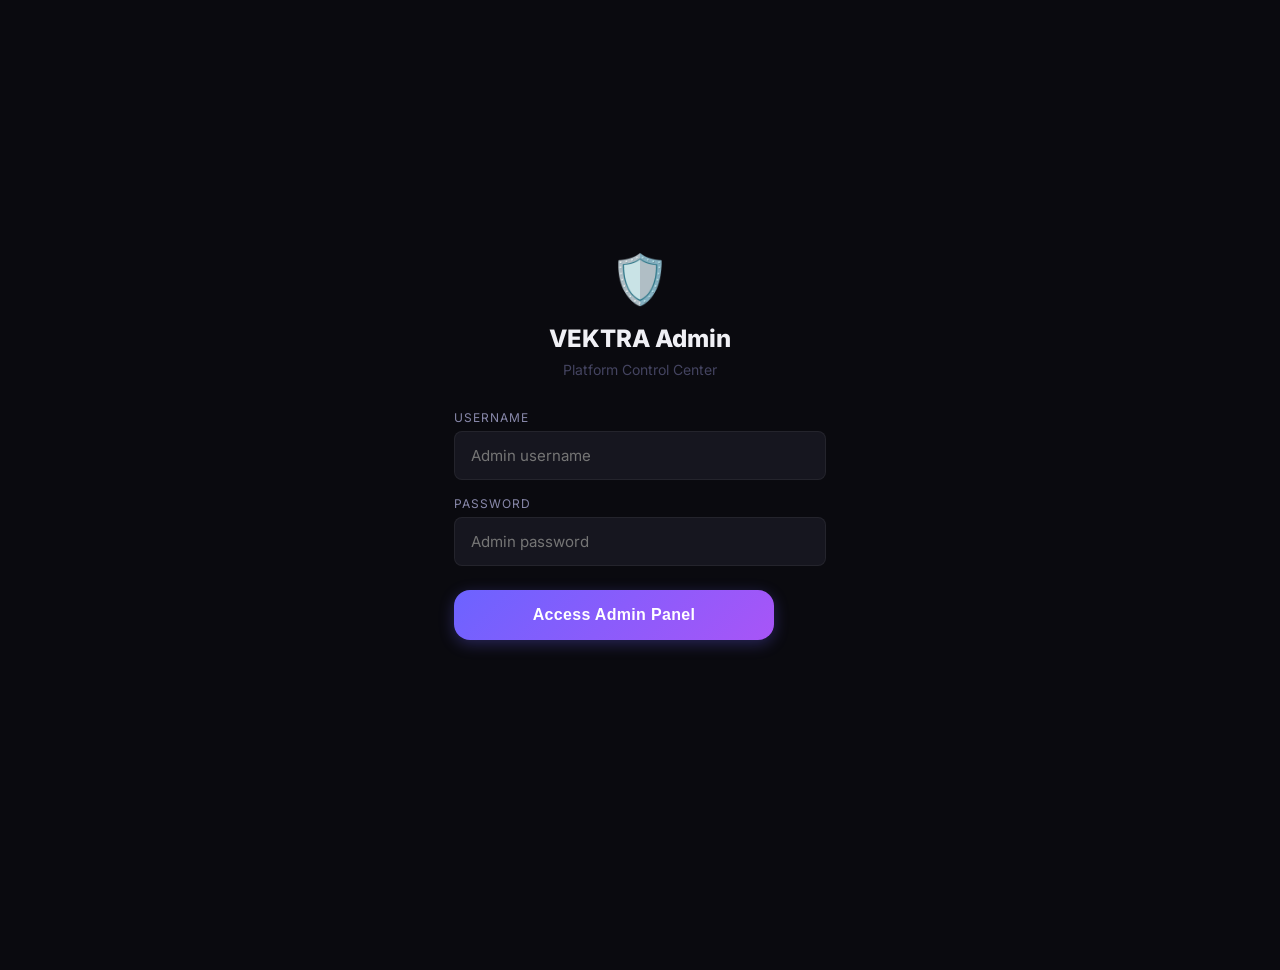
<file: frontend/admin/index.html>
<!DOCTYPE html>
<html lang="en">
<head>
  <meta charset="UTF-8">
  <meta name="viewport" content="width=device-width, initial-scale=1.0">
  <title>VEKTRA Admin Panel</title>
  <link rel="stylesheet" href="../../app/css/style.css">
  <link rel="stylesheet" href="/app/assets/fonts/inter.css">
</head>
<body style="background:var(--bg-primary);color:var(--text-primary);font-family:var(--font);margin:0;min-height:100vh">

<!-- Login Screen -->
<div id="admin-login" style="display:flex;flex-direction:column;align-items:center;justify-content:center;min-height:100vh;padding:1.5rem;max-width:420px;margin:0 auto">
  <div style="text-align:center;margin-bottom:2rem">
    <div style="font-size:48px;margin-bottom:1rem">🛡️</div>
    <div style="font-size:24px;font-weight:800">VEKTRA Admin</div>
    <div style="font-size:14px;color:var(--text-muted);margin-top:8px">Platform Control Center</div>
  </div>

  <div style="width:100%">
    <div style="margin-bottom:16px">
      <label style="font-size:12px;color:var(--text-secondary);letter-spacing:0.08em;text-transform:uppercase;display:block;margin-bottom:6px">Username</label>
      <input id="admin-login-username" type="text" placeholder="Admin username" style="width:100%;padding:14px 16px;background:var(--bg-card);border:1px solid var(--border);border-radius:var(--radius-sm);color:var(--text-primary);font-size:15px;outline:none;font-family:var(--font)">
    </div>

    <div style="margin-bottom:24px">
      <label style="font-size:12px;color:var(--text-secondary);letter-spacing:0.08em;text-transform:uppercase;display:block;margin-bottom:6px">Password</label>
      <input id="admin-login-password" type="password" placeholder="Admin password" style="width:100%;padding:14px 16px;background:var(--bg-card);border:1px solid var(--border);border-radius:var(--radius-sm);color:var(--text-primary);font-size:15px;outline:none;font-family:var(--font)">
    </div>

    <div id="admin-login-error" style="display:none;color:var(--danger);font-size:13px;margin-bottom:16px;text-align:center"></div>

    <button id="admin-login-btn" class="btn-primary" onclick="adminLogin()">Access Admin Panel</button>
  </div>
</div>

<!-- Admin Dashboard -->
<div id="admin-dashboard" style="display:none;flex-direction:column;min-height:100vh;padding:1.5rem;max-width:800px;margin:0 auto">

  <!-- Header -->
  <div style="display:flex;justify-content:space-between;align-items:center;margin-bottom:2rem;padding-top:1rem">
    <div>
      <div style="font-size:12px;color:var(--text-muted);text-transform:uppercase;letter-spacing:0.1em">Admin Panel</div>
      <div style="font-size:24px;font-weight:800">Platform Control</div>
    </div>
    <button onclick="adminLogout()" style="padding:8px 16px;background:var(--bg-card);border:1px solid var(--border);border-radius:var(--radius-sm);color:var(--text-muted);font-size:13px;cursor:pointer">Logout</button>
  </div>

  <!-- Stats Cards -->
  <div style="display:grid;grid-template-columns:repeat(5,1fr);gap:10px;margin-bottom:1.5rem">
    <div style="background:var(--bg-card);border:1px solid var(--border);border-radius:var(--radius-sm);padding:1rem">
      <div style="font-size:10px;color:var(--text-muted);margin-bottom:4px">TOTAL USERS</div>
      <div id="admin-total-users" style="font-size:24px;font-weight:700">—</div>
    </div>
    <div style="background:var(--bg-card);border:1px solid var(--border);border-radius:var(--radius-sm);padding:1rem">
      <div style="font-size:10px;color:var(--text-muted);margin-bottom:4px">ACTIVE (7D)</div>
      <div id="admin-active-users" style="font-size:24px;font-weight:700">—</div>
    </div>
    <div style="background:var(--bg-card);border:1px solid var(--border);border-radius:var(--radius-sm);padding:1rem">
      <div style="font-size:10px;color:var(--text-muted);margin-bottom:4px">TOTAL SNAPSHOTS</div>
      <div id="admin-total-snapshots" style="font-size:24px;font-weight:700">—</div>
    </div>
    <div style="background:var(--bg-card);border:1px solid var(--border);border-radius:var(--radius-sm);padding:1rem">
      <div style="font-size:10px;color:var(--text-muted);margin-bottom:4px">REVENUE</div>
      <div id="admin-revenue" style="font-size:24px;font-weight:700">—</div>
    </div>
    <div style="background:var(--bg-card);border:1px solid var(--border);border-radius:var(--radius-sm);padding:1rem">
      <div style="font-size:10px;color:var(--text-muted);margin-bottom:4px">LANDING CLICKS (24H)</div>
      <div id="admin-landing-clicks-24h" style="font-size:24px;font-weight:700">—</div>
    </div>
  </div>

  <div id="admin-landing-clicks-breakdown" style="display:flex;flex-direction:column;gap:6px;margin-top:1rem"></div>

  <!-- Daily Click Trend -->
  <div style="background:var(--bg-card);border:1px solid var(--border);border-radius:var(--radius);padding:1.25rem;margin-top:1rem">
    <div style="font-size:11px;color:var(--accent);text-transform:uppercase;letter-spacing:0.1em;margin-bottom:.75rem">Clicks by Day (Last 30 Days)</div>
    <div id="admin-clicks-by-day"></div>
  </div>

  <!-- Device / OS / Browser / Country breakdowns -->
  <div style="display:grid;grid-template-columns:1fr 1fr;gap:1rem;margin-top:1rem">
    <div style="background:var(--bg-card);border:1px solid var(--border);border-radius:var(--radius);padding:1.25rem">
      <div style="font-size:11px;color:var(--accent);text-transform:uppercase;letter-spacing:0.1em;margin-bottom:.75rem">Device (30D)</div>
      <div id="admin-clicks-by-device"></div>
    </div>
    <div style="background:var(--bg-card);border:1px solid var(--border);border-radius:var(--radius);padding:1.25rem">
      <div style="font-size:11px;color:var(--accent);text-transform:uppercase;letter-spacing:0.1em;margin-bottom:.75rem">OS (30D)</div>
      <div id="admin-clicks-by-os"></div>
    </div>
    <div style="background:var(--bg-card);border:1px solid var(--border);border-radius:var(--radius);padding:1.25rem">
      <div style="font-size:11px;color:var(--accent);text-transform:uppercase;letter-spacing:0.1em;margin-bottom:.75rem">Browser (30D)</div>
      <div id="admin-clicks-by-browser"></div>
    </div>
    <div style="background:var(--bg-card);border:1px solid var(--border);border-radius:var(--radius);padding:1.25rem">
      <div style="font-size:11px;color:var(--accent);text-transform:uppercase;letter-spacing:0.1em;margin-bottom:.75rem">Country (30D)</div>
      <div id="admin-clicks-by-country"></div>
    </div>
  </div>

  <!-- Two Column Layout -->
  <div style="display:grid;grid-template-columns:1fr 1fr;gap:1rem;margin-bottom:1.5rem">
    
    <!-- Top Performers -->
    <div style="background:var(--bg-card);border:1px solid var(--border);border-radius:var(--radius);padding:1.25rem">
      <div style="font-size:11px;color:var(--accent);text-transform:uppercase;letter-spacing:0.1em;margin-bottom:.75rem">Top Performers</div>
      <div id="admin-top-performers" style="display:flex;flex-direction:column;gap:8px">
        <!-- Top performers will be rendered here -->
      </div>
    </div>

    <!-- Recent Activity -->
    <div style="background:var(--bg-card);border:1px solid var(--border);border-radius:var(--radius);padding:1.25rem">
      <div style="font-size:11px;color:var(--accent);text-transform:uppercase;letter-spacing:0.1em;margin-bottom:.75rem">Recent Activity</div>
      <div id="admin-recent-activity" style="display:flex;flex-direction:column;gap:8px;max-height:200px;overflow-y:auto">
        <!-- Activity will be rendered here -->
      </div>
    </div>
  </div>

  <!-- User Management -->
  <div style="background:var(--bg-card);border:1px solid var(--border);border-radius:var(--radius);padding:1.25rem;margin-bottom:3rem">
    <div style="display:flex;justify-content:space-between;align-items:center;margin-bottom:1rem">
      <div style="font-size:11px;color:var(--accent);text-transform:uppercase;letter-spacing:0.1em">User Management</div>
      <input id="admin-user-search" type="text" placeholder="Search users..." style="padding:8px 12px;background:var(--bg-secondary);border:1px solid var(--border);border-radius:var(--radius-sm);color:var(--text-primary);font-size:13px;width:200px">
    </div>
    <div id="admin-users-list" style="display:flex;flex-direction:column;gap:8px;max-height:400px;overflow-y:auto">
      <!-- Users will be rendered here -->
    </div>
    <button onclick="loadMoreAdminUsers()" id="admin-load-more" style="display:none;width:100%;padding:10px;margin-top:1rem;background:var(--bg-secondary);border:1px solid var(--border);border-radius:var(--radius-sm);color:var(--text);font-size:13px;cursor:pointer">Load More</button>
  </div>

</div>

<script type="module" src="admin.js"></script>

</body>
</html>
</file>
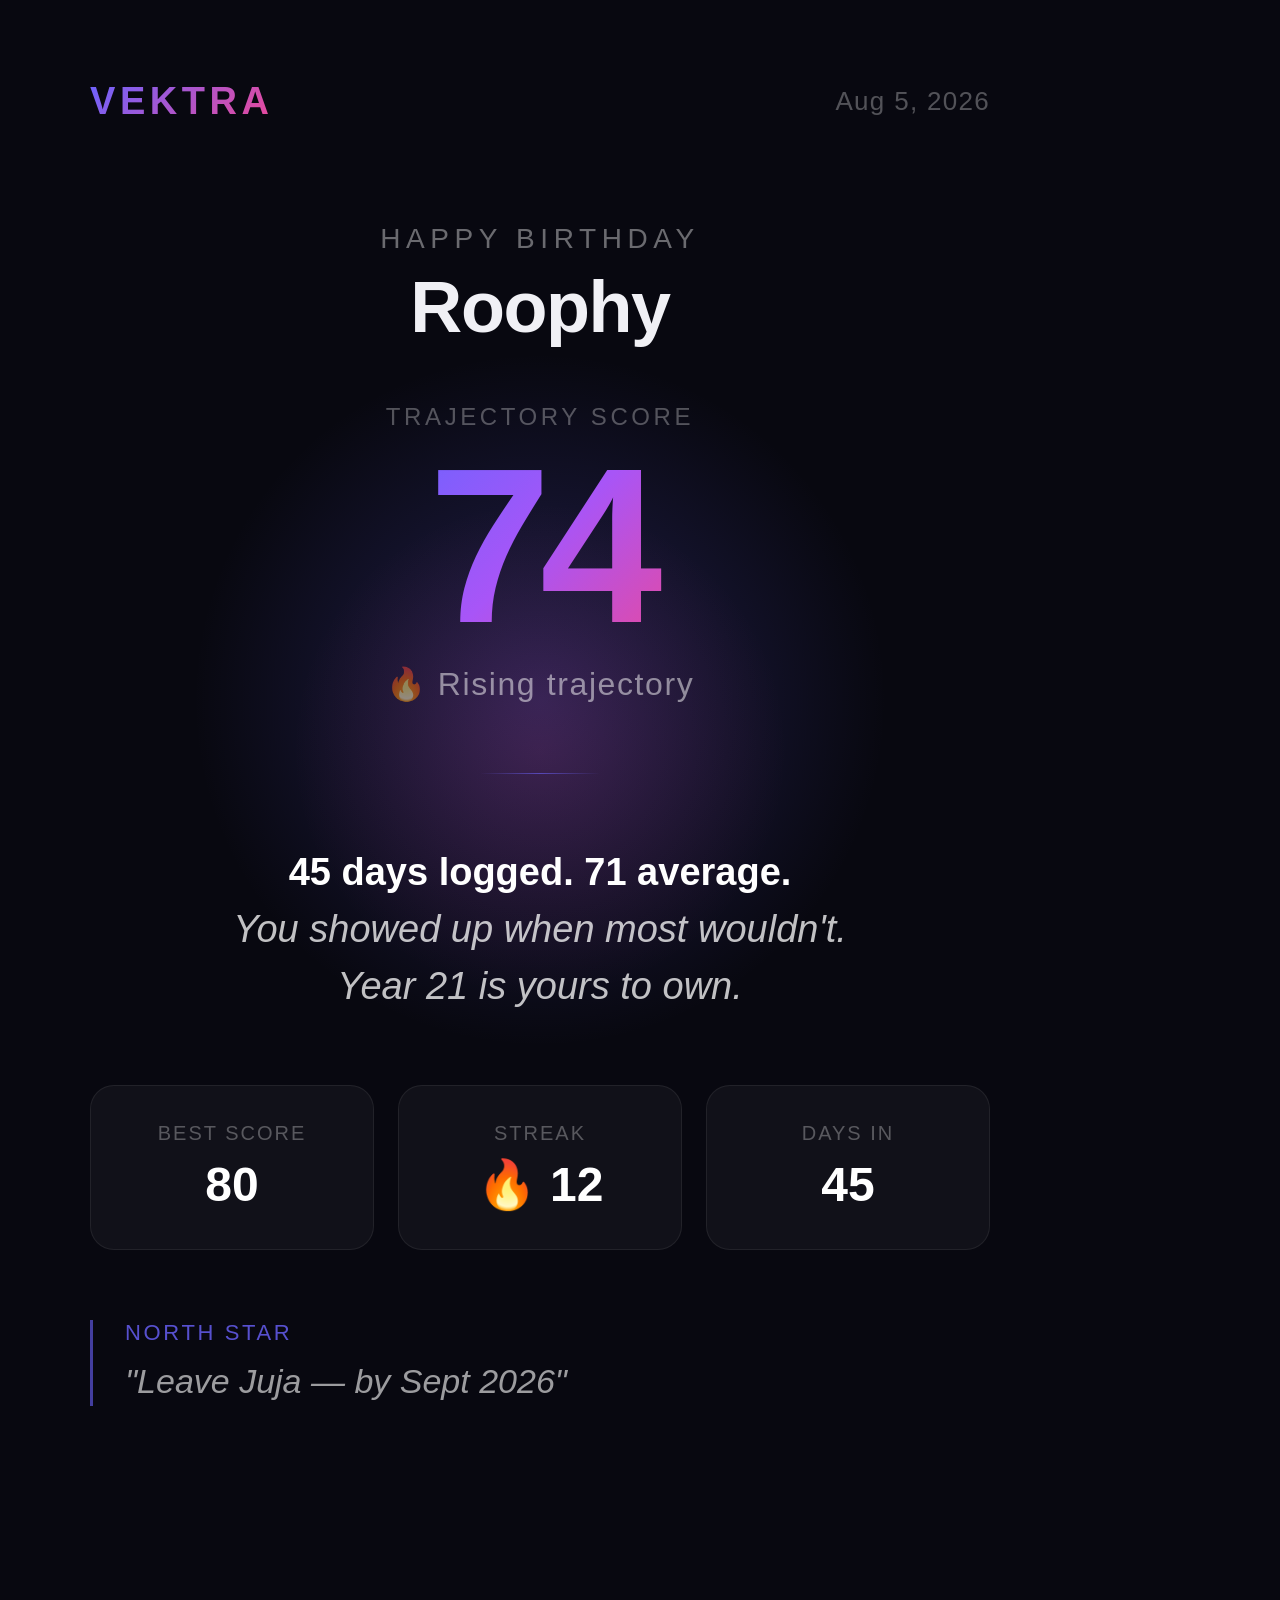
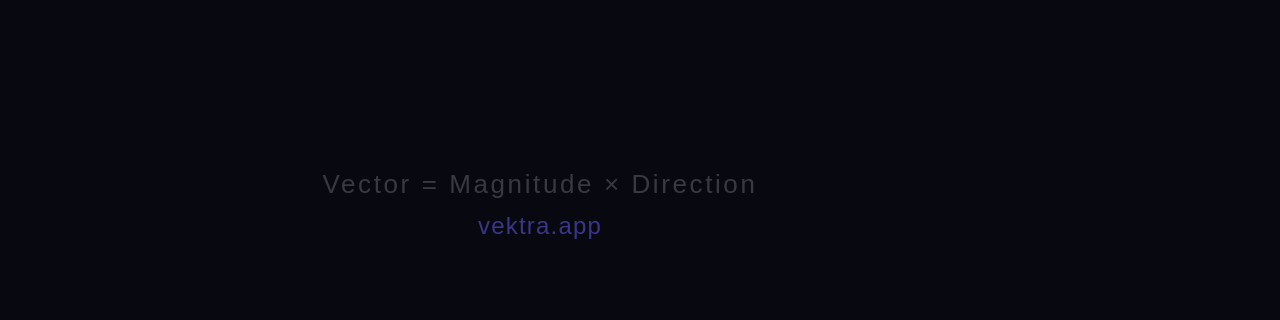
<file: b.html>
<!DOCTYPE html>
<html>
<head>
<meta charset="UTF-8">
<style>
  * { margin: 0; padding: 0; box-sizing: border-box; }
  
  body {
    width: 1080px;
    height: 1920px;
    background: #080810;
    font-family: 'Inter', -apple-system, sans-serif;
    overflow: hidden;
  }

  .card {
    width: 1080px;
    height: 1920px;
    background: #080810;
    position: relative;
    display: flex;
    flex-direction: column;
    align-items: center;
    padding: 80px 90px;
  }

  /* Background glow */
  .glow-purple {
    position: absolute;
    width: 700px;
    height: 700px;
    background: radial-gradient(circle, rgba(108,99,255,0.25) 0%, transparent 70%);
    top: 350px;
    left: 50%;
    transform: translateX(-50%);
    pointer-events: none;
  }

  .glow-pink {
    position: absolute;
    width: 500px;
    height: 500px;
    background: radial-gradient(circle, rgba(236,72,153,0.15) 0%, transparent 70%);
    top: 500px;
    left: 50%;
    transform: translateX(-50%);
    pointer-events: none;
  }

  /* Top bar */
  .top-bar {
    width: 100%;
    display: flex;
    justify-content: space-between;
    align-items: center;
    margin-bottom: 100px;
    z-index: 1;
  }

  .logo {
    font-size: 38px;
    font-weight: 900;
    letter-spacing: 0.12em;
    background: linear-gradient(135deg, #6c63ff, #ec4899);
    -webkit-background-clip: text;
    -webkit-text-fill-color: transparent;
    background-clip: text;
  }

  .date {
    font-size: 26px;
    color: rgba(255,255,255,0.3);
    font-weight: 400;
    letter-spacing: 0.05em;
  }

  /* Birthday greeting */
  .greeting {
    z-index: 1;
    text-align: center;
    margin-bottom: 60px;
  }

  .greeting-small {
    font-size: 28px;
    color: rgba(255,255,255,0.4);
    text-transform: uppercase;
    letter-spacing: 0.2em;
    margin-bottom: 16px;
  }

  .greeting-name {
    font-size: 72px;
    font-weight: 900;
    color: #f0f0f5;
    letter-spacing: -0.02em;
    line-height: 1;
  }

  /* Score hero */
  .score-section {
    z-index: 1;
    text-align: center;
    margin-bottom: 70px;
  }

  .score-label {
    font-size: 24px;
    color: rgba(255,255,255,0.3);
    text-transform: uppercase;
    letter-spacing: 0.15em;
    margin-bottom: 16px;
  }

  .score-number {
    font-size: 220px;
    font-weight: 900;
    background: linear-gradient(135deg, #6c63ff, #a855f7, #ec4899);
    -webkit-background-clip: text;
    -webkit-text-fill-color: transparent;
    background-clip: text;
    line-height: 0.9;
    letter-spacing: -0.05em;
  }

  .score-trajectory {
    font-size: 32px;
    color: rgba(255,255,255,0.5);
    margin-top: 20px;
    letter-spacing: 0.05em;
  }

  /* Divider */
  .divider {
    width: 120px;
    height: 1px;
    background: linear-gradient(90deg, transparent, rgba(108,99,255,0.6), transparent);
    margin: 0 auto 70px;
    z-index: 1;
  }

  /* AI Message */
  .ai-message {
    z-index: 1;
    text-align: center;
    padding: 0 20px;
    margin-bottom: 70px;
  }

  .ai-message-text {
    font-size: 38px;
    color: rgba(255,255,255,0.75);
    line-height: 1.5;
    font-weight: 400;
    font-style: italic;
  }

  .ai-message-text strong {
    color: #fff;
    font-style: normal;
    font-weight: 700;
  }

  /* Stats row */
  .stats-row {
    z-index: 1;
    display: flex;
    gap: 24px;
    margin-bottom: 70px;
    width: 100%;
  }

  .stat-box {
    flex: 1;
    background: rgba(255,255,255,0.04);
    border: 1px solid rgba(255,255,255,0.07);
    border-radius: 24px;
    padding: 36px 20px;
    text-align: center;
  }

  .stat-label {
    font-size: 20px;
    color: rgba(255,255,255,0.3);
    text-transform: uppercase;
    letter-spacing: 0.1em;
    margin-bottom: 12px;
  }

  .stat-value {
    font-size: 48px;
    font-weight: 800;
    color: #fff;
  }

  /* North star */
  .north-star {
    z-index: 1;
    width: 100%;
    border-left: 3px solid rgba(108,99,255,0.6);
    padding-left: 32px;
    margin-bottom: 80px;
  }

  .north-star-label {
    font-size: 22px;
    color: rgba(108,99,255,0.8);
    text-transform: uppercase;
    letter-spacing: 0.12em;
    margin-bottom: 12px;
  }

  .north-star-text {
    font-size: 34px;
    color: rgba(255,255,255,0.6);
    line-height: 1.4;
    font-style: italic;
  }

  /* Bottom tagline */
  .bottom {
    z-index: 1;
    margin-top: auto;
    text-align: center;
  }

  .tagline {
    font-size: 26px;
    color: rgba(255,255,255,0.2);
    letter-spacing: 0.1em;
  }

  .url {
    font-size: 24px;
    color: rgba(108,99,255,0.5);
    margin-top: 12px;
    letter-spacing: 0.05em;
  }
</style>
</head>
<body>
<div class="card">
  <!-- Background glows -->
  <div class="glow-purple"></div>
  <div class="glow-pink"></div>

  <!-- Top bar -->
  <div class="top-bar">
    <div class="logo">VEKTRA</div>
    <div class="date">Aug 5, 2026</div>
  </div>

  <!-- Greeting -->
  <div class="greeting">
    <div class="greeting-small">Happy Birthday</div>
    <div class="greeting-name">Roophy</div>
  </div>

  <!-- Score -->
  <div class="score-section">
    <div class="score-label">Trajectory Score</div>
    <div class="score-number">74</div>
    <div class="score-trajectory">🔥 Rising trajectory</div>
  </div>

  <div class="divider"></div>

  <!-- AI Message -->
  <div class="ai-message">
    <div class="ai-message-text">
      <strong>45 days logged. 71 average.</strong><br>
      You showed up when most wouldn't.<br>
      Year 21 is yours to own.
    </div>
  </div>

  <!-- Stats -->
  <div class="stats-row">
    <div class="stat-box">
      <div class="stat-label">Best Score</div>
      <div class="stat-value">80</div>
    </div>
    <div class="stat-box">
      <div class="stat-label">Streak</div>
      <div class="stat-value">🔥 12</div>
    </div>
    <div class="stat-box">
      <div class="stat-label">Days In</div>
      <div class="stat-value">45</div>
    </div>
  </div>

  <!-- North Star -->
  <div class="north-star">
    <div class="north-star-label">North Star</div>
    <div class="north-star-text">"Leave Juja — by Sept 2026"</div>
  </div>

  <!-- Bottom -->
  <div class="bottom">
    <div class="tagline">Vector = Magnitude × Direction</div>
    <div class="url">vektra.app</div>
  </div>
</div>
</body>
</html>
</file>
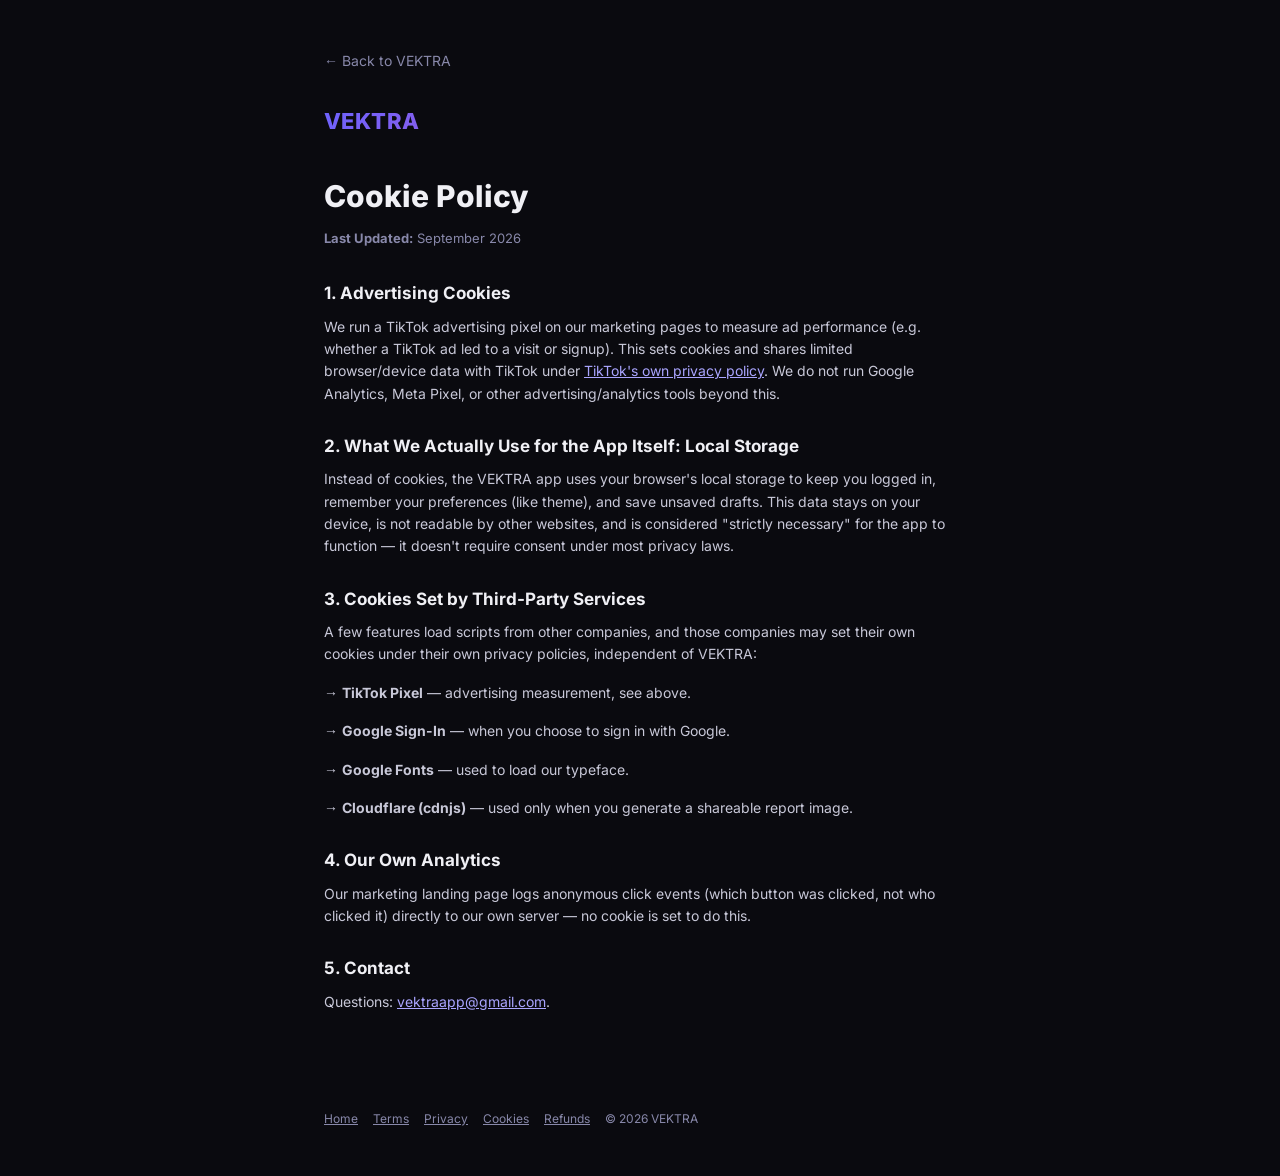
<file: cookies.html>
<!DOCTYPE html>
<html lang="en">
<head>
  <meta charset="UTF-8">
  <!-- Security policy. GitHub Pages can't send custom headers, so these live in markup. -->
  <meta http-equiv="Content-Security-Policy" content="default-src 'self'; script-src 'self' 'unsafe-inline' https://accounts.google.com https://cdnjs.cloudflare.com https://analytics.tiktok.com; style-src 'self' 'unsafe-inline' https://accounts.google.com; img-src 'self' data: blob: https:; font-src 'self' data:; connect-src 'self' https://vektra-backend-qic7.onrender.com https://accounts.google.com https://ipapi.co https://formspree.io https://*.tiktok.com https://*.tiktokw.us; frame-src https://accounts.google.com; worker-src 'self'; manifest-src 'self'; object-src 'none'; base-uri 'self'; form-action 'self' https://formspree.io; upgrade-insecure-requests">
  <meta name="referrer" content="strict-origin-when-cross-origin">
  <script>if(window.top!==window.self){document.documentElement.style.display='none';try{window.top.location=window.self.location.href}catch(e){}}</script>
  <meta name="viewport" content="width=device-width, initial-scale=1.0">
  <title>Cookie Policy — VEKTRA</title>
  <meta name="description" content="What VEKTRA does and doesn't track, and why.">
  <link rel="canonical" href="https://vektraapp.online/cookies.html">
  <meta name="robots" content="index, follow">

  <meta property="og:type" content="website">
  <meta property="og:url" content="https://vektraapp.online/cookies.html">
  <meta property="og:title" content="Cookie Policy — VEKTRA">
  <meta property="og:description" content="What VEKTRA does and doesn't track, and why.">
  <meta property="og:image" content="https://vektraapp.online/app/assets/icon-512.png">
  <meta property="og:site_name" content="VEKTRA">

  <link rel="stylesheet" href="/app/assets/fonts/inter.css">

  <style>
    * { box-sizing: border-box; margin: 0; padding: 0; }
    body { background: #0a0a0f; color: #f0f0f5; font-family: 'Inter', -apple-system, sans-serif; line-height: 1.6; }
    a { color: #aaa5ff; }
    main { max-width: 680px; margin: 0 auto; padding: 3rem 1.5rem 5rem; }
    .back { display: inline-block; color: #8888aa; text-decoration: none; font-size: 14px; margin-bottom: 2rem; }
    .logo { font-size: 22px; font-weight: 800; letter-spacing: 0.02em; background: linear-gradient(135deg,#6c63ff,#ec4899); -webkit-background-clip: text; -webkit-text-fill-color: transparent; background-clip: text; margin-bottom: 2rem; }
    h1 { font-size: 30px; font-weight: 800; margin-bottom: 0.5rem; }
    .updated { font-size: 13px; color: #8888aa; margin-bottom: 2rem; }
    h2 { font-size: 17px; font-weight: 700; margin: 1.75rem 0 0.5rem; color: #f0f0f5; }
    p { font-size: 14px; color: #c8c8d8; margin-bottom: 1rem; }
    footer { max-width: 680px; margin: 0 auto; padding: 0 1.5rem 3rem; font-size: 12px; color: #8888aa; }
    footer a { color: #8888aa; margin-right: 12px; }
  </style>
</head>
<body>
<main>
  <a class="back" href="/landing.html">&larr; Back to VEKTRA</a>
  <div class="logo">VEKTRA</div>
  <h1>Cookie Policy</h1>
  <div class="updated"><strong>Last Updated:</strong> September 2026</div>

  <h2>1. Advertising Cookies</h2>
  <p>We run a TikTok advertising pixel on our marketing pages to measure ad performance (e.g. whether a TikTok ad led to a visit or signup). This sets cookies and shares limited browser/device data with TikTok under <a href="https://www.tiktok.com/legal/privacy-policy" target="_blank" rel="noopener">TikTok's own privacy policy</a>. We do not run Google Analytics, Meta Pixel, or other advertising/analytics tools beyond this.</p>

  <h2>2. What We Actually Use for the App Itself: Local Storage</h2>
  <p>Instead of cookies, the VEKTRA app uses your browser's local storage to keep you logged in, remember your preferences (like theme), and save unsaved drafts. This data stays on your device, is not readable by other websites, and is considered "strictly necessary" for the app to function — it doesn't require consent under most privacy laws.</p>

  <h2>3. Cookies Set by Third-Party Services</h2>
  <p>A few features load scripts from other companies, and those companies may set their own cookies under their own privacy policies, independent of VEKTRA:</p>
  <p>→ <strong>TikTok Pixel</strong> — advertising measurement, see above.</p>
  <p>→ <strong>Google Sign-In</strong> — when you choose to sign in with Google.</p>
  <p>→ <strong>Google Fonts</strong> — used to load our typeface.</p>
  <p>→ <strong>Cloudflare (cdnjs)</strong> — used only when you generate a shareable report image.</p>

  <h2>4. Our Own Analytics</h2>
  <p>Our marketing landing page logs anonymous click events (which button was clicked, not who clicked it) directly to our own server — no cookie is set to do this.</p>

  <h2>5. Contact</h2>
  <p>Questions: <a href="mailto:vektraapp@gmail.com">vektraapp@gmail.com</a>.</p>
</main>
<footer>
  <a href="/landing.html">Home</a>
  <a href="/terms.html">Terms</a>
  <a href="/privacy.html">Privacy</a>
  <a href="/cookies.html">Cookies</a>
  <a href="/refund.html">Refunds</a>
  © 2026 VEKTRA
</footer>
</body>
</html>
</file>
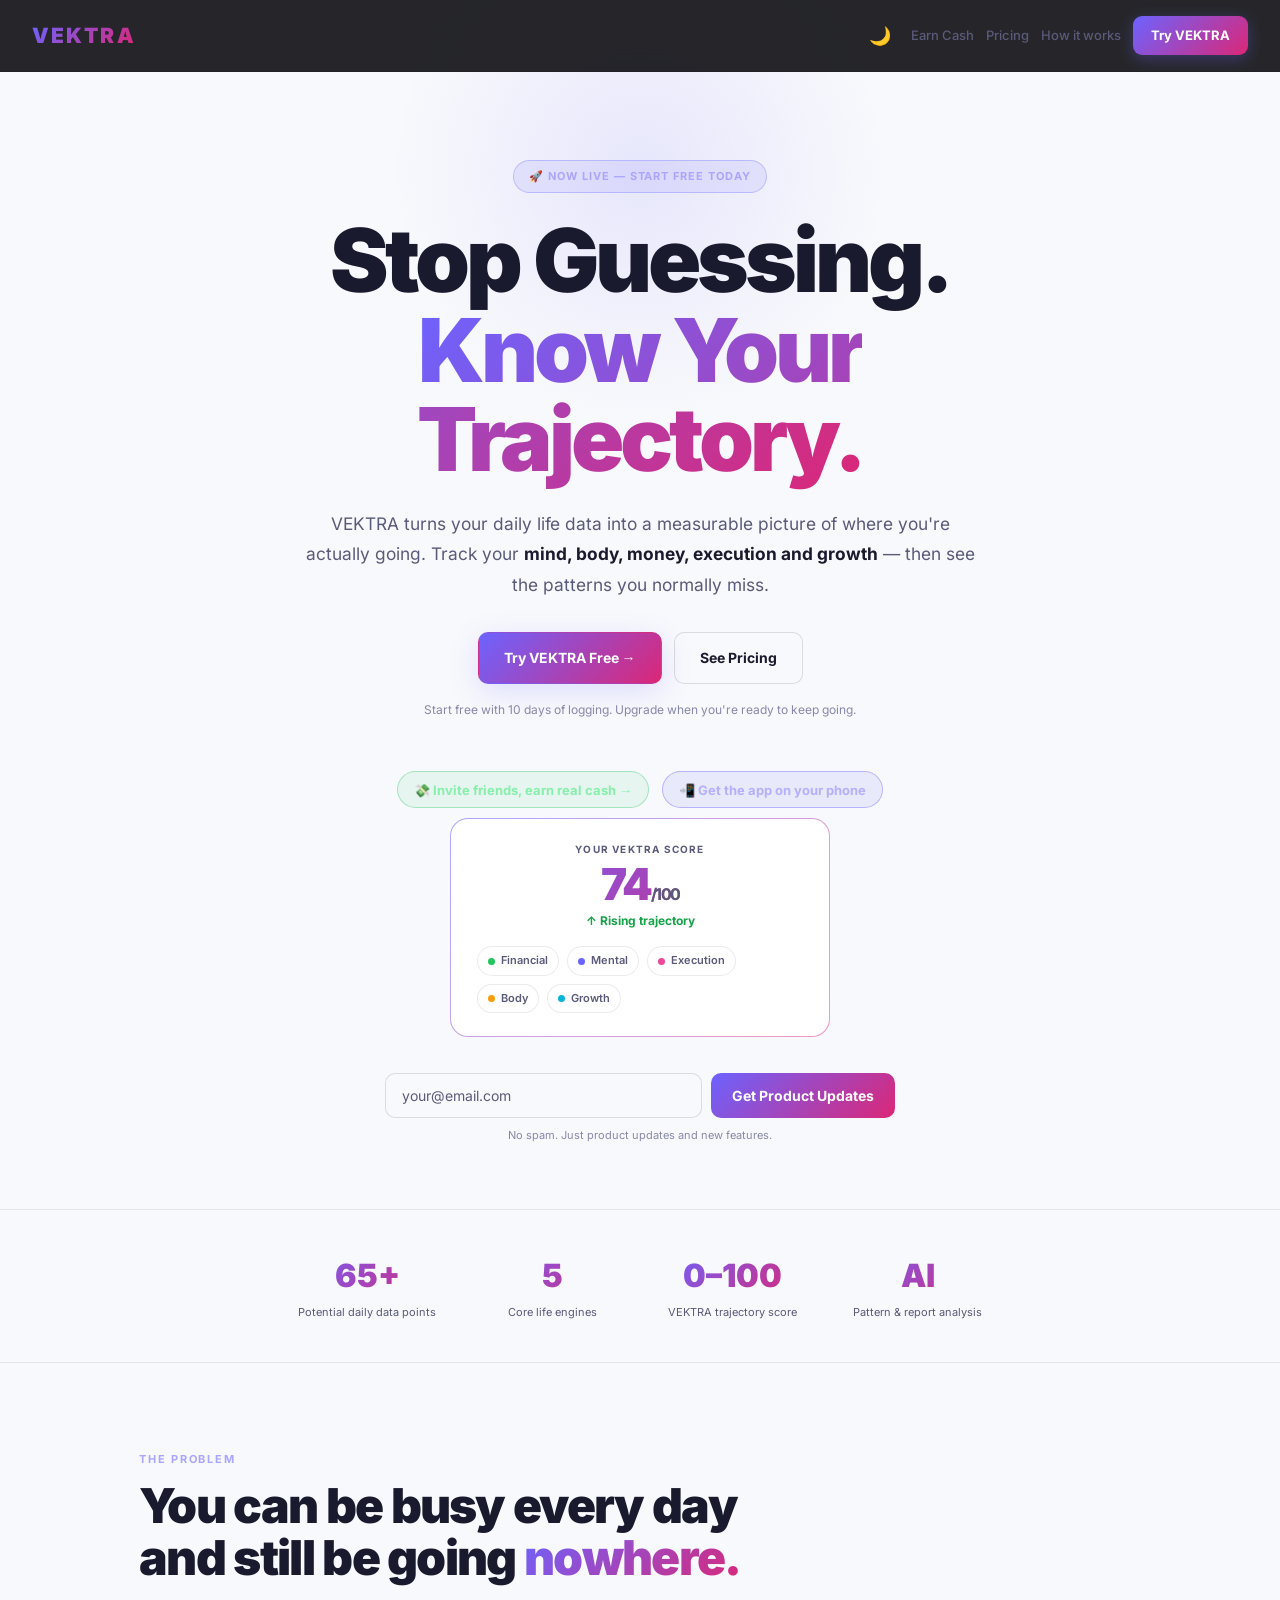
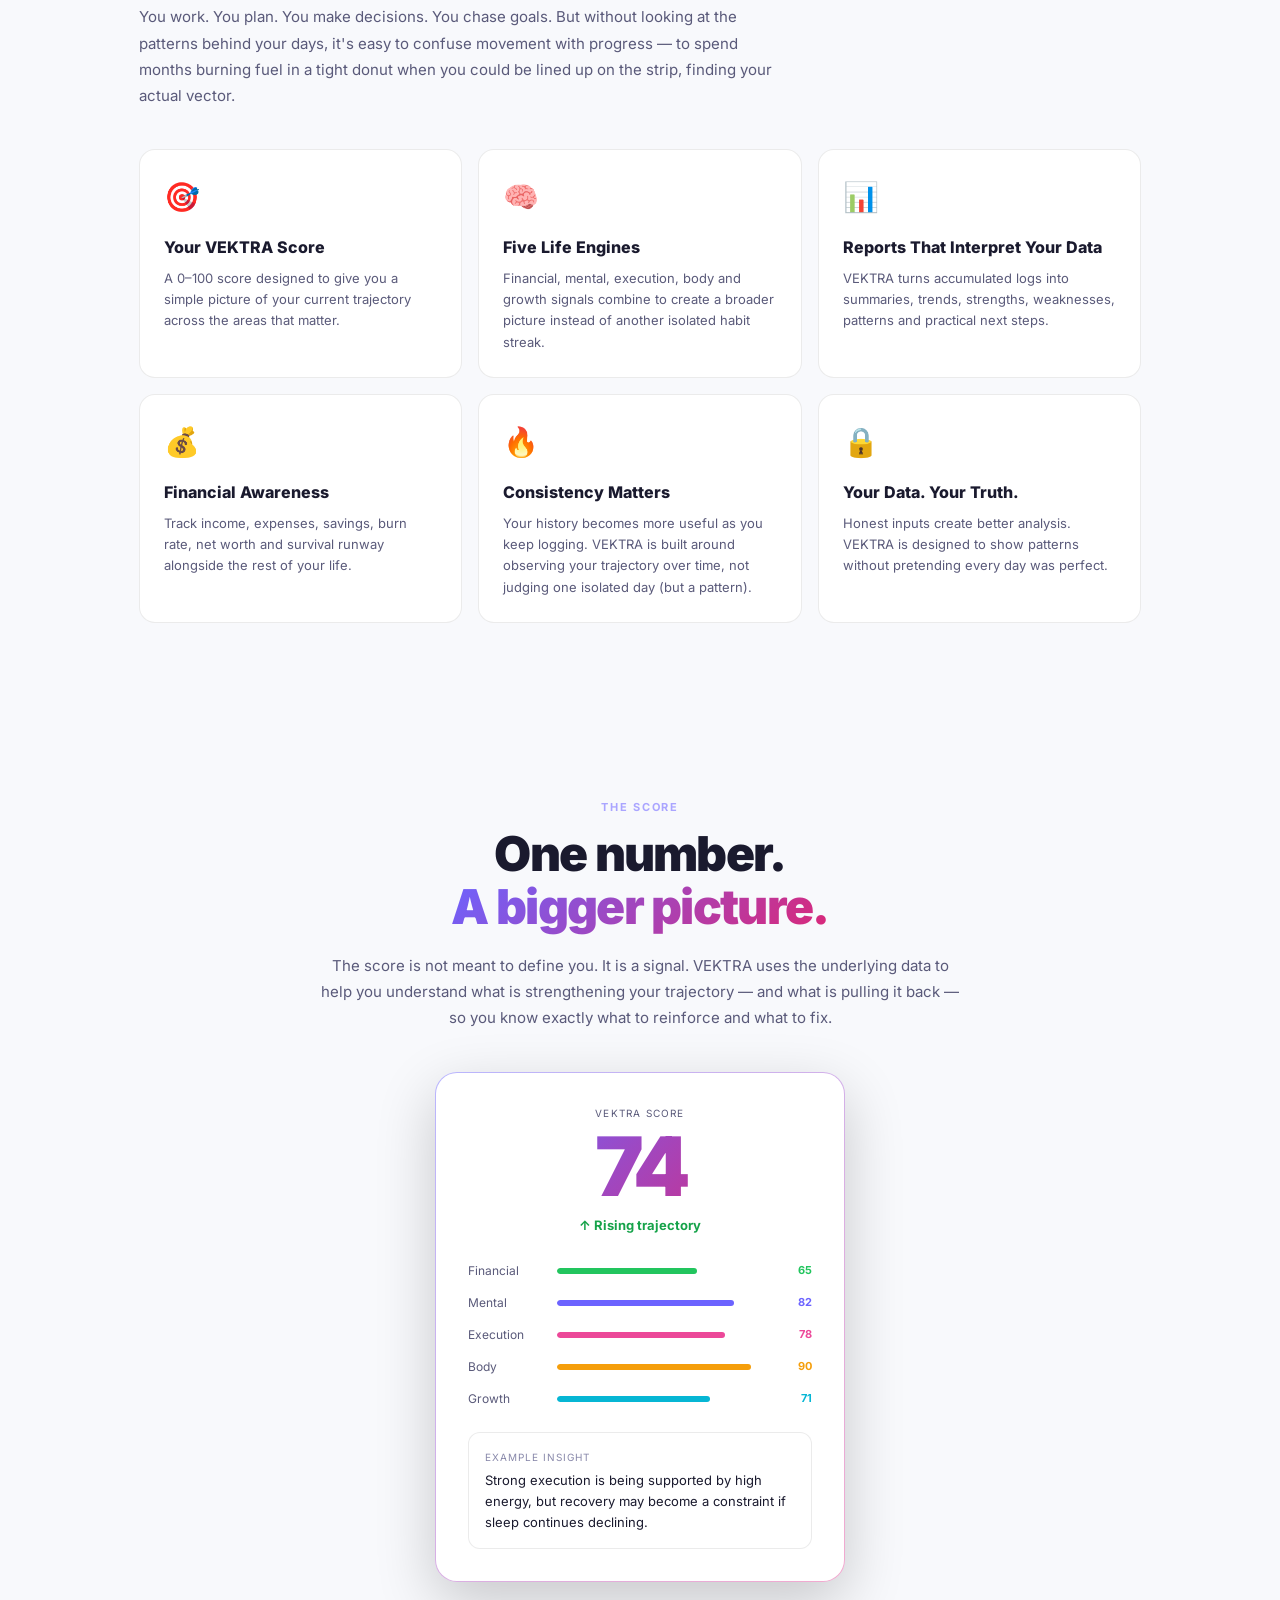
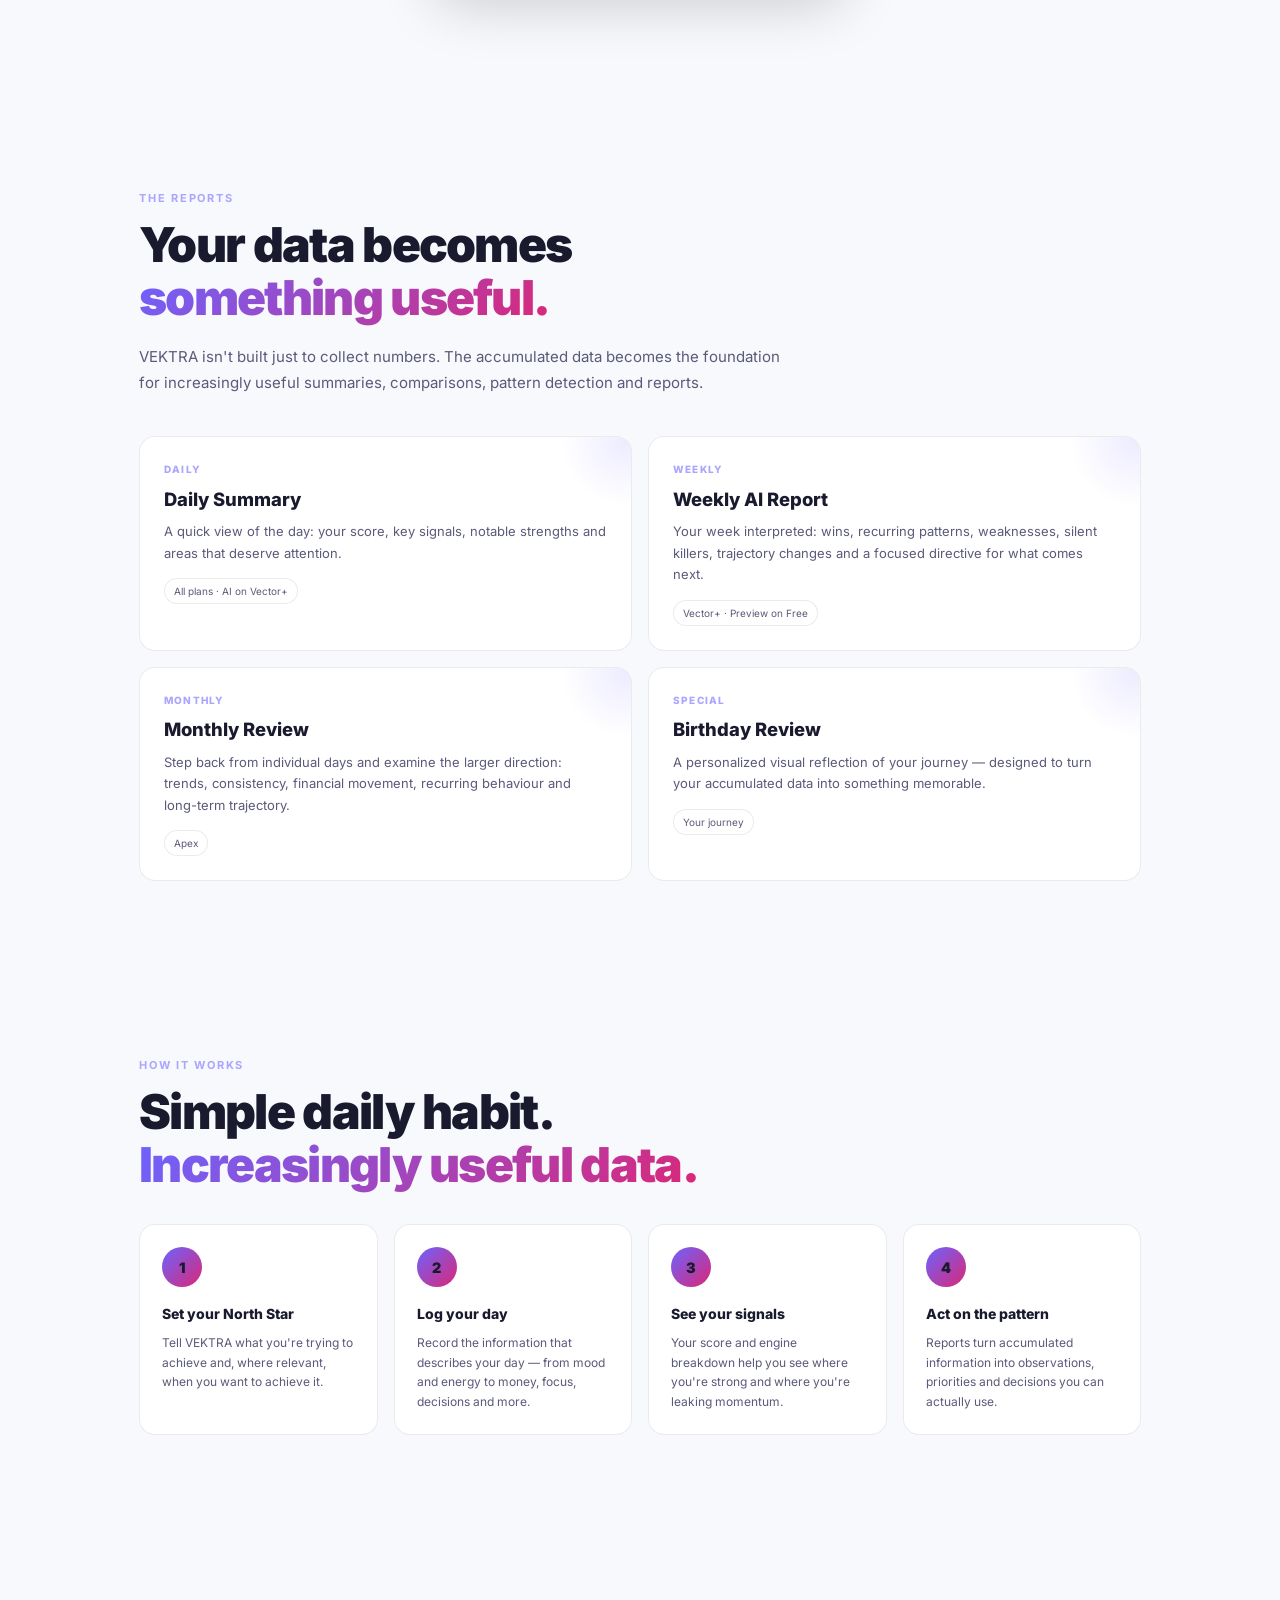
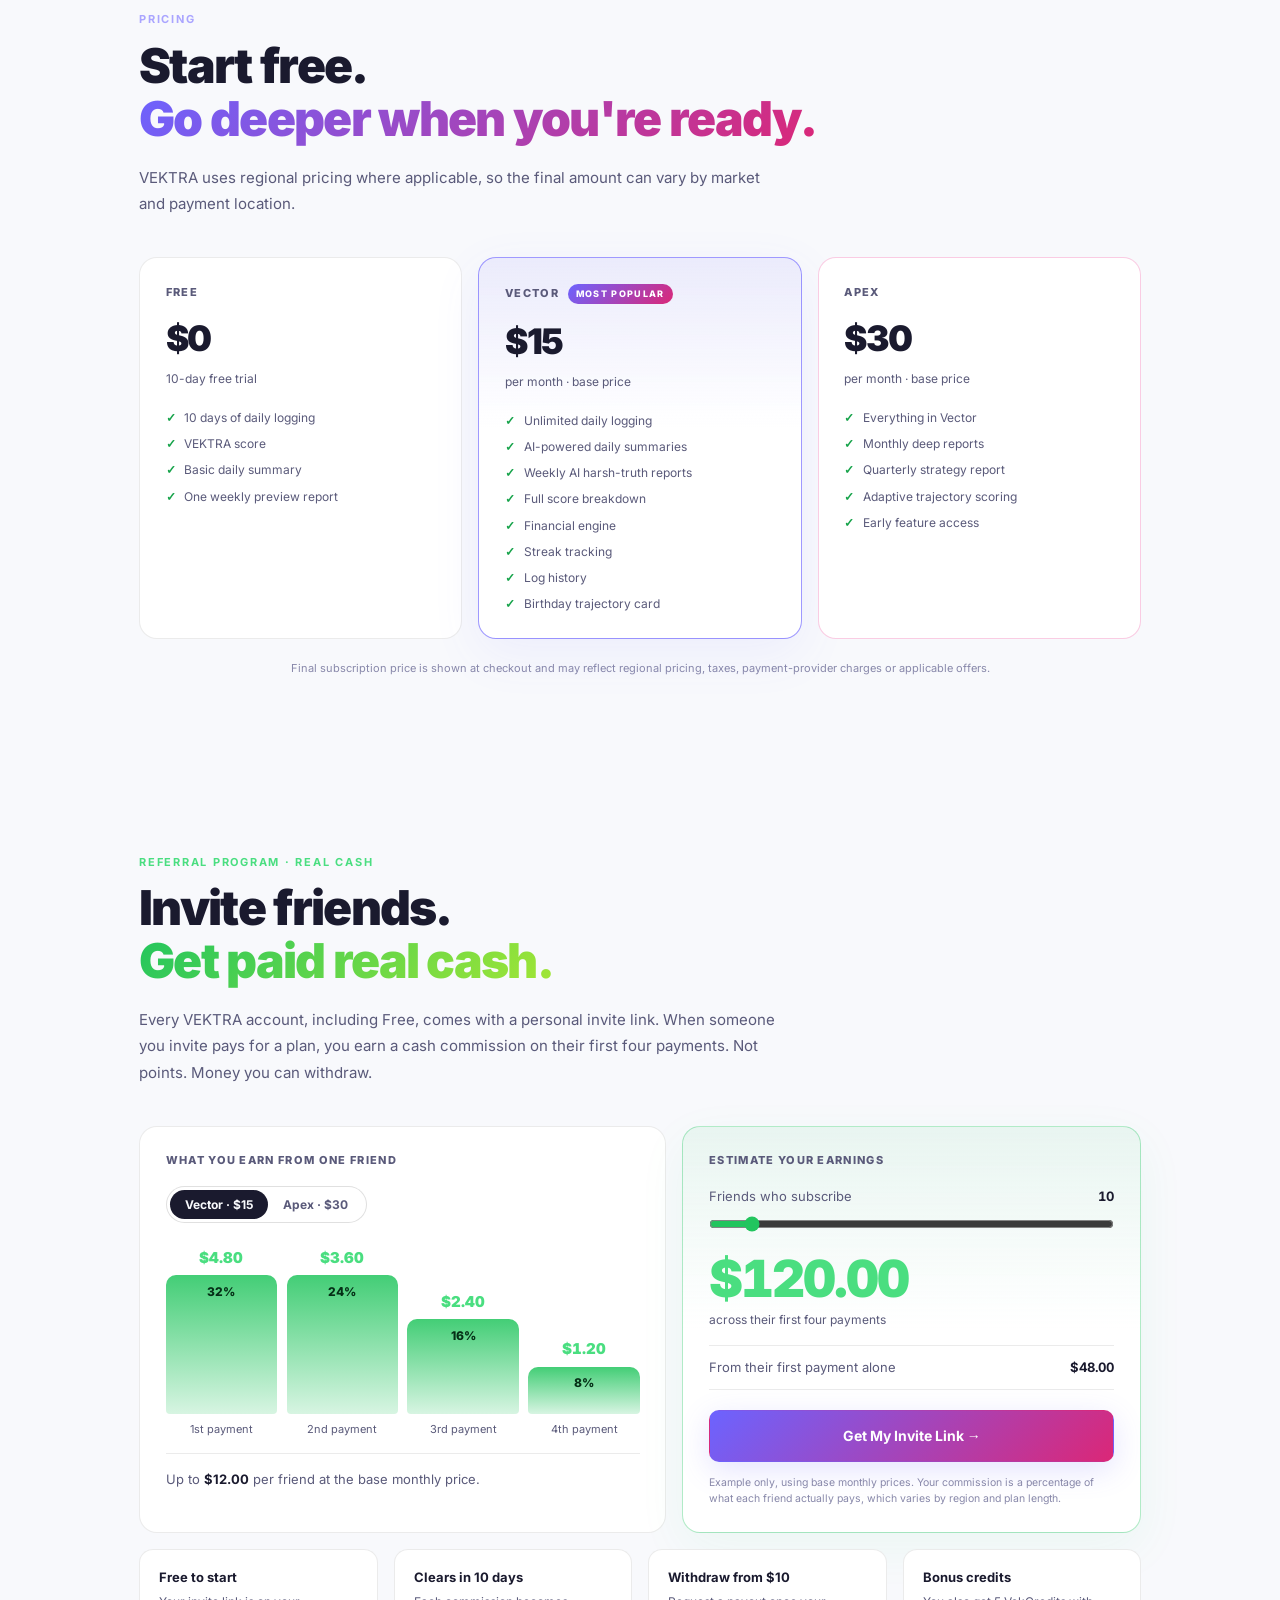
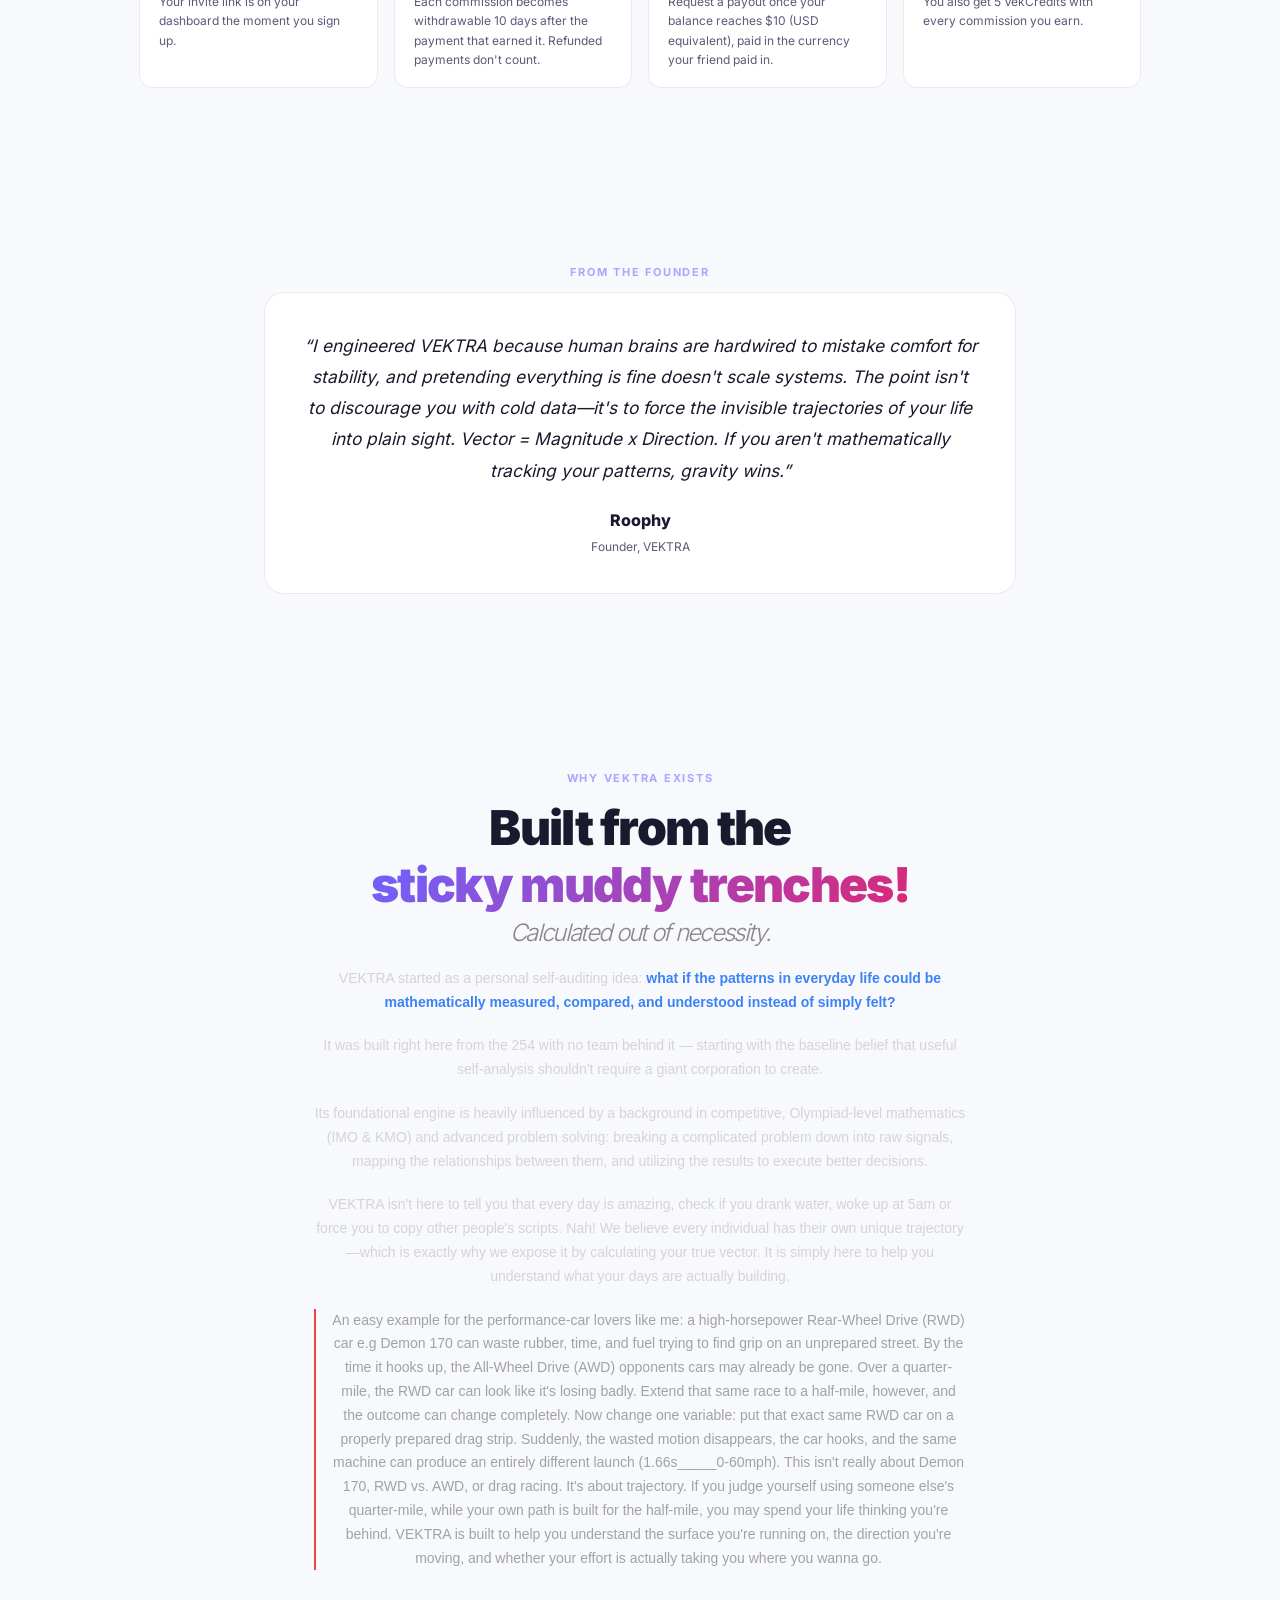
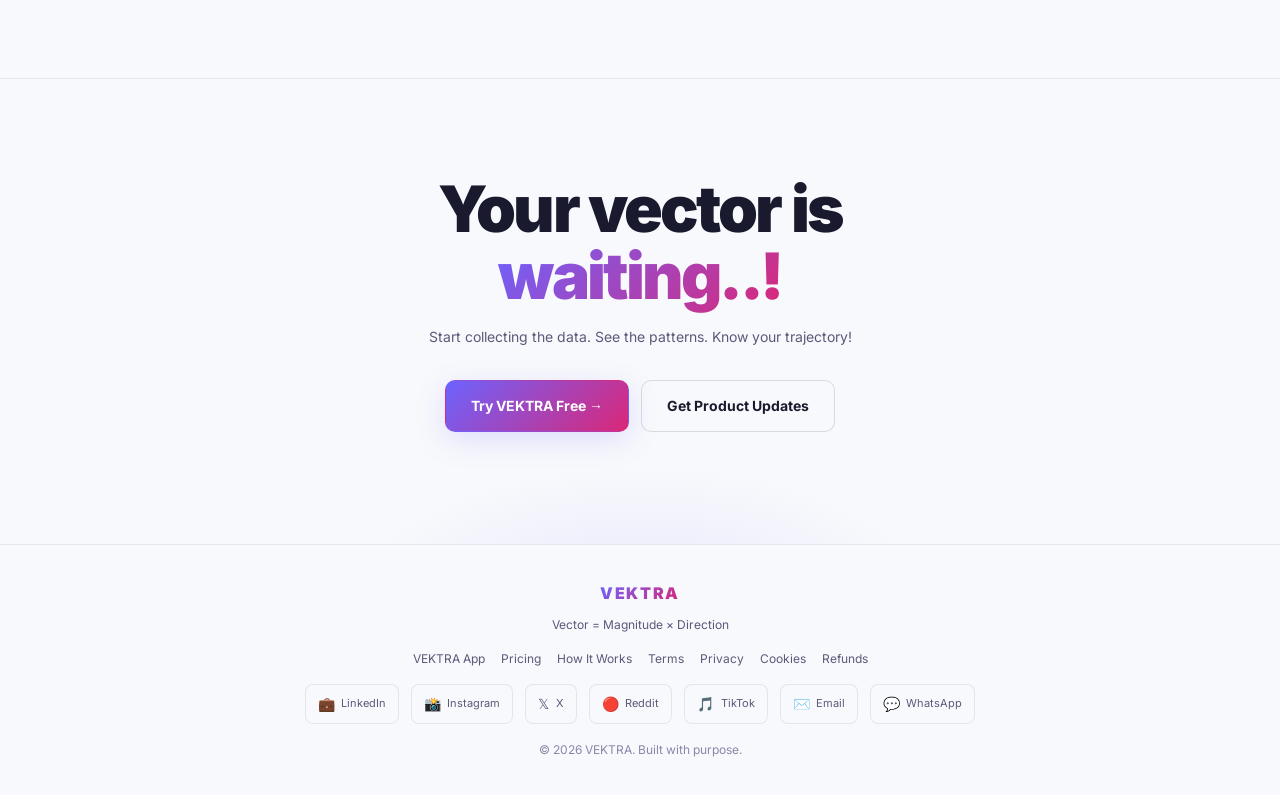
<file: landing.html>
<!DOCTYPE html>
<html lang="en">
<head>
  <meta charset="UTF-8">
  <!-- Security policy. GitHub Pages can't send custom headers, so these live in markup. -->
  <meta http-equiv="Content-Security-Policy" content="default-src 'self'; script-src 'self' 'unsafe-inline' https://accounts.google.com https://cdnjs.cloudflare.com https://analytics.tiktok.com; style-src 'self' 'unsafe-inline' https://accounts.google.com; img-src 'self' data: blob: https:; font-src 'self' data:; connect-src 'self' https://vektra-backend-qic7.onrender.com https://accounts.google.com https://ipapi.co https://formspree.io https://*.tiktok.com https://*.tiktokw.us; frame-src https://accounts.google.com; worker-src 'self'; manifest-src 'self'; object-src 'none'; base-uri 'self'; form-action 'self' https://formspree.io; upgrade-insecure-requests">
  <meta name="referrer" content="strict-origin-when-cross-origin">
  <script>if(window.top!==window.self){document.documentElement.style.display='none';try{window.top.location=window.self.location.href}catch(e){}}</script>
  <meta name="viewport" content="width=device-width, initial-scale=1.0, maximum-scale=5.0">

  <title>VEKTRA - Track Your Trajectory, Know Your Vector</title>
  <meta name="description" content="VEKTRA is a trajectory intelligence system that measures the direction and momentum of your life across 5 engines: Financial, Mental, Execution, Body, and Growth. Stop counting checkboxes - start measuring your vector.">
  <meta name="keywords" content="habit tracker, trajectory intelligence, personal growth, life tracking, momentum, vector, productivity, self-improvement, daily logging, goals">
  <meta name="author" content="VEKTRA">
  <link rel="canonical" href="https://vektraapp.online/landing.html">
  <link rel="icon" type="image/svg+xml" href="data:image/svg+xml,<svg xmlns='http://www.w3.org/2000/svg' viewBox='0 0 100 100'><rect fill='%236c63ff' width='100' height='100' rx='20'/><text x='50' y='65' font-size='50' font-family='Arial' font-weight='bold' fill='white' text-anchor='middle'>V</text></svg>">
  <!-- Open Graph / Social Media -->
  <meta property="og:type" content="website">
  <meta property="og:title" content="VEKTRA - Track Your Trajectory, Know Your Vector">
  <meta property="og:description" content="Stop counting checkboxes. Measure your life's vector with trajectory intelligence across 5 engines: Financial, Mental, Execution, Body, and Growth.">
  <meta property="og:url" content="https://vektraapp.online/landing.html">
  <meta property="og:image" content="https://vektraapp.online/app/assets/icon-512.png">
  <meta property="og:site_name" content="VEKTRA">
  <!-- Twitter Card -->
  <meta name="twitter:card" content="summary_large_image">
  <meta name="twitter:title" content="VEKTRA - Track Your Trajectory, Know Your Vector">
  <meta name="twitter:description" content="Stop counting checkboxes. Measure your life's vector with trajectory intelligence.">
  <meta name="twitter:image" content="https://vektraapp.online/app/assets/icon-512.png">

  <!-- Open Graph (WhatsApp, iMessage, Facebook, Slack, Discord) -->
  <meta property="og:type" content="website">
  <meta property="og:url" content="https://vektraapp.online/">
  <meta property="og:title" content="VEKTRA — Know Your Trajectory">
  <meta property="og:description" content="VEKTRA turns your daily life data into a measurable trajectory. Track, analyze, and understand whether you're actually moving forward.">
  <meta property="og:image" content="https://vektraapp.online/app/assets/icon-512.png">
  <meta property="og:site_name" content="VEKTRA">

  <!-- Twitter/X Card -->
  <meta name="twitter:card" content="summary">
  <meta name="twitter:title" content="VEKTRA — Know Your Trajectory">
  <meta name="twitter:description" content="VEKTRA turns your daily life data into a measurable trajectory. Track, analyze, and understand whether you're actually moving forward.">
  <meta name="twitter:image" content="https://vektraapp.online/app/assets/icon-512.png">

  <script type="application/ld+json">
  {
    "@context": "https://schema.org",
    "@type": "SoftwareApplication",
    "name": "VEKTRA",
    "url": "https://vektraapp.online/",
    "description": "VEKTRA turns your daily life data into a measurable trajectory. Track, analyze, and understand whether you're actually moving forward.",
    "applicationCategory": "LifestyleApplication",
    "operatingSystem": "Web",
    "offers": {
      "@type": "AggregateOffer",
      "lowPrice": "0",
      "highPrice": "60",
      "priceCurrency": "USD",
      "offerCount": "4"
    },
    "author": {
      "@type": "Person",
      "name": "Elvis Obulemire"
    }
  }
  </script>

  <link rel="stylesheet" href="/app/assets/fonts/inter.css">

  <style>
    * {
      box-sizing: border-box;
      margin: 0;
      padding: 0;
    }

    :root {
      --bg: #08080d;
      --bg-soft: #0d0d14;
      --card: #111118;
      --card-hover: #15151e;
      --accent: #6c63ff;
      --pink: #ec4899;
      --text: #f3f3f7;
      --muted: #9292a8;
      --muted-2: #8888a0;
      --border: rgba(255,255,255,0.07);
      --border-strong: rgba(255,255,255,0.12);
      --success: #22c55e;
      --warning: #f59e0b;
      --danger: #ef4444;
    }

    :root[data-theme="light"] {
      --bg: #f8f9fc;
      --bg-soft: #ffffff;
      --card: #ffffff;
      --card-hover: #f0f0f5;
      --accent: #6c63ff;
      --pink: #db2777;
      --text: #1a1a2e;
      --muted: #5a5a7a;
      --muted-2: #8888aa;
      --border: rgba(0,0,0,0.08);
      --border-strong: rgba(0,0,0,0.12);
      --success: #16a34a;
      --warning: #d97706;
      --danger: #dc2626;
    }

    html {
      scroll-behavior: smooth;
    }

    body {
      background: var(--bg);
      color: var(--text);
      font-family: "Inter", sans-serif;
      line-height: 1.6;
      overflow-x: hidden;
      transition: background 0.3s ease, color 0.3s ease;
    }

    a {
      color: inherit;
    }

    button,
    input {
      font-family: inherit;
    }

    .gradient {
      background: linear-gradient(135deg, var(--accent), var(--pink));
      -webkit-background-clip: text;
      -webkit-text-fill-color: transparent;
      background-clip: text;
    }

    .gradient-bg {
      background: linear-gradient(135deg, var(--accent), var(--pink));
    }

    /* =========================
       NAVIGATION
    ========================= */

    nav {
      display: flex;
      justify-content: space-between;
      align-items: center;
      padding: 1rem 2rem;
      border-bottom: 1px solid var(--border);
      position: sticky;
      top: 0;
      background: rgba(8, 8, 13, 0.88);
      backdrop-filter: blur(16px);
      -webkit-backdrop-filter: blur(16px);
      z-index: 1000;
    }

    .nav-logo {
      text-decoration: none;
      font-size: 21px;
      font-weight: 900;
      letter-spacing: .1em;
    }

    .nav-logo span {
      background: linear-gradient(135deg, var(--accent), var(--pink));
      -webkit-background-clip: text;
      -webkit-text-fill-color: transparent;
      background-clip: text;
    }

    .nav-actions {
      display: flex;
      align-items: center;
      gap: .75rem;
    }

    .nav-link {
      color: var(--muted);
      text-decoration: none;
      font-size: 13px;
      font-weight: 500;
      transition: color .2s ease;
    }

    .nav-link:hover {
      color: var(--text);
    }

    .nav-cta {
      padding: 9px 18px;
      background: linear-gradient(135deg, var(--accent), var(--pink));
      border: none;
      border-radius: 9px;
      color: #fff;
      font-size: 13px;
      font-weight: 700;
      cursor: pointer;
      text-decoration: none;
      transition: transform .2s ease, opacity .2s ease, box-shadow .2s ease;
      box-shadow: 0 4px 15px rgba(108, 99, 255, 0.3);
    }

    .nav-cta:hover {
      transform: translateY(-2px);
      opacity: .95;
      box-shadow: 0 6px 20px rgba(108, 99, 255, 0.4);
    }

    .nav-cta:active {
      transform: translateY(0);
      box-shadow: 0 2px 10px rgba(108, 99, 255, 0.3);
    }

    /* =========================
       HERO
    ========================= */

    .hero {
      text-align: center;
      padding: 5.5rem 1.5rem 4rem;
      max-width: 950px;
      margin: 0 auto;
      position: relative;
      overflow-x: clip;
    }

    .hero::before {
      content: "";
      position: absolute;
      width: 500px;
      height: 500px;
      background: radial-gradient(
        circle,
        rgba(108,99,255,.12) 0%,
        rgba(108,99,255,0) 70%
      );
      top: -150px;
      left: 50%;
      transform: translateX(-50%);
      pointer-events: none;
      z-index: -1;
    }

    .hero-badge {
      display: inline-flex;
      align-items: center;
      gap: 7px;
      padding: 7px 15px;
      background: rgba(108,99,255,.11);
      border: 1px solid rgba(108,99,255,.3);
      border-radius: 999px;
      font-size: 11px;
      color: #aaa5ff;
      letter-spacing: .09em;
      text-transform: uppercase;
      margin-bottom: 1.4rem;
      font-weight: 700;
    }

    .hero-title {
      font-size: clamp(2.7rem, 7vw, 5.5rem);
      font-weight: 900;
      line-height: 1.02;
      letter-spacing: -.045em;
      margin-bottom: 1.5rem;
    }

    .hero-desc {
      font-size: 1.08rem;
      color: var(--muted);
      max-width: 670px;
      margin: 0 auto 2rem;
      line-height: 1.75;
    }

    .hero-desc strong {
      color: var(--text);
    }

    .hero-actions {
      display: flex;
      justify-content: center;
      gap: .75rem;
      flex-wrap: wrap;
      margin-bottom: 1rem;
    }

    .primary-btn,
    .secondary-btn {
      display: inline-flex;
      align-items: center;
      justify-content: center;
      padding: 14px 25px;
      border-radius: 10px;
      font-size: 14px;
      font-weight: 700;
      text-decoration: none;
      transition: all .2s ease;
    }

    .primary-btn {
      color: #fff;
      background: linear-gradient(135deg, var(--accent), var(--pink));
      border: 1px solid transparent;
      box-shadow: 0 8px 30px rgba(108,99,255,.18);
    }

    .primary-btn:hover {
      transform: translateY(-2px);
      box-shadow: 0 12px 35px rgba(108,99,255,.25);
    }

    .secondary-btn {
      color: var(--text);
      background: rgba(255,255,255,.03);
      border: 1px solid var(--border-strong);
    }

    .secondary-btn:hover {
      background: rgba(255,255,255,.06);
      border-color: rgba(255,255,255,.2);
    }

    .hero-note {
      font-size: 12px;
      color: var(--muted-2);
      margin-bottom: 2.25rem;
    }

    /* =========================
       HERO VISUAL (live score teaser)
    ========================= */

    .hero-visual {
      max-width: 380px;
      margin: 0 auto 2.25rem;
      padding: 1px;
      border-radius: 18px;
      background: linear-gradient(135deg, rgba(108,99,255,.55), rgba(236,72,153,.55));
    }

    .hero-visual-inner {
      background: var(--card);
      border-radius: 17px;
      padding: 1.4rem 1.6rem;
    }

    .hero-visual-label {
      font-size: 10px;
      color: var(--muted);
      text-transform: uppercase;
      letter-spacing: .12em;
      font-weight: 700;
      margin-bottom: .3rem;
    }

    .hero-visual-score {
      font-size: 44px;
      font-weight: 900;
      letter-spacing: -.04em;
      background: linear-gradient(135deg, var(--accent), var(--pink));
      -webkit-background-clip: text;
      -webkit-text-fill-color: transparent;
      background-clip: text;
      line-height: 1;
    }

    .hero-visual-score-sub {
      font-size: 16px;
      color: var(--muted);
      -webkit-text-fill-color: var(--muted);
      font-weight: 700;
    }

    .hero-visual-trend {
      font-size: 12px;
      color: var(--success);
      font-weight: 700;
      margin-top: .3rem;
      margin-bottom: 1rem;
    }

    .hero-visual-engines {
      display: flex;
      flex-wrap: wrap;
      gap: 8px;
    }

    .engine-chip {
      display: inline-flex;
      align-items: center;
      gap: 6px;
      padding: 5px 10px;
      border-radius: 999px;
      background: rgba(255,255,255,.04);
      border: 1px solid var(--border);
      font-size: 11px;
      color: var(--muted);
      font-weight: 600;
    }

    .engine-chip .dot {
      width: 7px;
      height: 7px;
      border-radius: 50%;
      display: inline-block;
    }

    /* =========================
       LAUNCH OFFER
    ========================= */

    .launch-offer {
      max-width: 760px;
      margin: 0 auto;
      padding: 1px;
      border-radius: 17px;
      background: linear-gradient(
        135deg,
        rgba(108,99,255,.8),
        rgba(236,72,153,.8)
      );
    }

    .launch-offer-inner {
      background: #0d0d14;
      border-radius: 16px;
      padding: 1.25rem 1.5rem;
    }

    .offer-label {
      font-size: 15px;
      font-weight: 800;
      letter-spacing: .12em;
      text-transform: uppercase;
      color: #aaa5ff;
      margin-bottom: .35rem;
    }

    .offer-title {
      font-size: 1.2rem;
      font-weight: 800;
      margin-bottom: .25rem;
    }

    .offer-title span {
      color: var(--success);
    }

    .offer-desc {
      font-size: 13px;
      color: var(--muted);
    }

    .offer-countdown {
      display: inline-block;
      margin-top: .75rem;
      padding: 5px 12px;
      border-radius: 999px;
      background: rgba(255,255,255,.05);
      border: 1px solid var(--border);
      font-size: 12px;
      color: var(--text);
      font-weight: 700;
    }

    /* =========================
       WAITLIST
    ========================= */

    .waitlist-block {
      max-width: 510px;
      margin: 2rem auto 0;
    }

    .waitlist-form {
      display: flex;
      gap: 9px;
      flex-wrap: wrap;
      justify-content: center;
    }

    .waitlist-input {
      flex: 1;
      min-width: 220px;
      padding: 13px 16px;
      background: rgba(255,255,255,.045);
      border: 1px solid var(--border-strong);
      border-radius: 10px;
      color: var(--text);
      font-size: 14px;
      outline: none;
    }

    .waitlist-input::placeholder {
      color: var(--muted);
    }

    .waitlist-input:focus {
      border-color: var(--accent);
      box-shadow: 0 0 0 3px rgba(108,99,255,.08);
    }

    .waitlist-btn {
      padding: 13px 21px;
      background: linear-gradient(135deg, var(--accent), var(--pink));
      border: none;
      border-radius: 10px;
      color: #fff;
      font-size: 14px;
      font-weight: 700;
      cursor: pointer;
      white-space: nowrap;
    }

    .waitlist-btn:disabled {
      opacity: .6;
      cursor: wait;
    }

    .waitlist-note {
      font-size: 11px;
      color: var(--muted-2);
      text-align: center;
      margin-top: .6rem;
    }

    .waitlist-success {
      display: none;
      color: var(--success);
      font-size: 13px;
      text-align: center;
      margin-top: .65rem;
    }

    /* =========================
       STATS
    ========================= */

    .stats {
      display: flex;
      justify-content: center;
      gap: 3.5rem;
      padding: 2.5rem 1.5rem;
      border-top: 1px solid var(--border);
      border-bottom: 1px solid var(--border);
      flex-wrap: wrap;
      background: rgba(255,255,255,.008);
    }

    .stat-item {
      text-align: center;
      min-width: 120px;
    }

    .stat-num {
      font-size: 2rem;
      font-weight: 900;
      background: linear-gradient(135deg, var(--accent), var(--pink));
      -webkit-background-clip: text;
      -webkit-text-fill-color: transparent;
      background-clip: text;
    }

    .stat-label {
      font-size: 11px;
      color: var(--muted);
      margin-top: 3px;
    }

    /* =========================
       GENERAL SECTIONS
    ========================= */

    .section {
      padding: 5.5rem 1.5rem;
      max-width: 1050px;
      margin: 0 auto;
    }

    .section-label {
      font-size: 11px;
      color: #aaa5ff;
      text-transform: uppercase;
      letter-spacing: .16em;
      margin-bottom: .7rem;
      font-weight: 700;
    }

    .section-title {
      font-size: clamp(1.9rem, 4vw, 3rem);
      font-weight: 900;
      letter-spacing: -.035em;
      line-height: 1.1;
      margin-bottom: 1.2rem;
    }

    .section-desc {
      font-size: 15px;
      color: var(--muted);
      max-width: 650px;
      line-height: 1.75;
      margin-bottom: 2.5rem;
    }

    /* =========================
       FEATURES
    ========================= */

    .features-grid {
      display: grid;
      grid-template-columns: repeat(auto-fit, minmax(270px, 1fr));
      gap: 1rem;
    }

    .feature-card {
      background: var(--card);
      border: 1px solid var(--border);
      border-radius: 16px;
      padding: 1.5rem;
      transition: transform .2s ease, border-color .2s ease, background .2s ease;
    }

    .feature-card:hover {
      transform: translateY(-3px);
      border-color: var(--border-strong);
      background: var(--card-hover);
    }

    .feature-icon {
      font-size: 1.8rem;
      margin-bottom: .9rem;
    }

    .feature-title {
      font-size: 1rem;
      font-weight: 800;
      margin-bottom: .45rem;
    }

    .feature-desc {
      font-size: 13px;
      color: var(--muted);
      line-height: 1.65;
    }

    /* =========================
       SCORE
    ========================= */

    .score-section {
      text-align: center;
    }

    .score-section .section-desc {
      margin-left: auto;
      margin-right: auto;
    }

    .score-preview {
      background:
        linear-gradient(var(--card), var(--card)) padding-box,
        linear-gradient(135deg, rgba(108,99,255,.45), rgba(236,72,153,.45)) border-box;
      border: 1px solid transparent;
      border-radius: 22px;
      padding: 2rem;
      max-width: 410px;
      margin: 2rem auto;
      text-align: left;
      box-shadow: 0 20px 60px rgba(0,0,0,.2);
    }

    .score-label {
      font-size: 10px;
      color: var(--muted);
      text-transform: uppercase;
      letter-spacing: .12em;
      text-align: center;
      margin-bottom: .35rem;
    }

    .score-number {
      font-size: 82px;
      font-weight: 900;
      letter-spacing: -.07em;
      text-align: center;
      line-height: 1;
      background: linear-gradient(135deg, var(--accent), var(--pink));
      -webkit-background-clip: text;
      -webkit-text-fill-color: transparent;
      background-clip: text;
    }

    .score-sub {
      font-size: 13px;
      color: var(--success);
      text-align: center;
      margin-top: .4rem;
      font-weight: 700;
    }

    .score-bars {
      margin-top: 1.6rem;
      display: flex;
      flex-direction: column;
      gap: .8rem;
    }

    .bar-row {
      display: flex;
      align-items: center;
      gap: .7rem;
      font-size: 12px;
    }

    .bar-label {
      width: 78px;
      color: var(--muted);
    }

    .bar-track {
      flex: 1;
      height: 6px;
      background: rgba(255,255,255,.06);
      border-radius: 999px;
      overflow: hidden;
    }

    .bar-fill {
      height: 100%;
      border-radius: 999px;
    }

    .bar-val {
      width: 28px;
      text-align: right;
      font-weight: 700;
      font-size: 11px;
    }

    .score-insight {
      margin-top: 1.5rem;
      padding: 1rem;
      border-radius: 12px;
      background: rgba(255,255,255,.035);
      border: 1px solid var(--border);
    }

    .score-insight-label {
      font-size: 10px;
      text-transform: uppercase;
      letter-spacing: .1em;
      color: var(--muted-2);
      margin-bottom: .3rem;
    }

    .score-insight-text {
      font-size: 13px;
      color: var(--text);
      line-height: 1.6;
    }

    /* =========================
       REPORTS
    ========================= */

    .reports-grid {
      display: grid;
      grid-template-columns: repeat(2, 1fr);
      gap: 1rem;
      margin-top: 2rem;
    }

    .report-card {
      background: var(--card);
      border: 1px solid var(--border);
      border-radius: 16px;
      padding: 1.5rem;
      position: relative;
      overflow: hidden;
    }

    .report-card::after {
      content: "";
      position: absolute;
      width: 130px;
      height: 130px;
      right: -60px;
      top: -60px;
      background: radial-gradient(circle, rgba(108,99,255,.12), transparent 70%);
    }

    .report-frequency {
      font-size: 10px;
      color: #aaa5ff;
      text-transform: uppercase;
      letter-spacing: .12em;
      font-weight: 800;
      margin-bottom: .45rem;
    }

    .report-title {
      font-size: 1.15rem;
      font-weight: 800;
      margin-bottom: .45rem;
    }

    .report-desc {
      color: var(--muted);
      font-size: 13px;
      line-height: 1.65;
    }

    .report-tag {
      display: inline-block;
      margin-top: .9rem;
      padding: 4px 9px;
      border-radius: 999px;
      background: rgba(255,255,255,.05);
      color: var(--muted);
      font-size: 10px;
      border: 1px solid var(--border);
    }

    /* =========================
       HOW IT WORKS
    ========================= */

    .steps {
      display: grid;
      grid-template-columns: repeat(4, 1fr);
      gap: 1rem;
      margin-top: 2rem;
    }

    .step {
      padding: 1.4rem;
      border: 1px solid var(--border);
      border-radius: 16px;
      background: var(--card);
    }

    .step-num {
      width: 40px;
      height: 40px;
      background: linear-gradient(135deg, var(--accent), var(--pink));
      border-radius: 50%;
      display: flex;
      align-items: center;
      justify-content: center;
      font-weight: 900;
      font-size: .9rem;
      margin-bottom: 1rem;
    }

    .step-title {
      font-weight: 800;
      margin-bottom: .45rem;
      font-size: 14px;
    }

    .step-desc {
      font-size: 12px;
      color: var(--muted);
      line-height: 1.65;
    }

    /* =========================
       PRICING
    ========================= */

    .pricing-header {
      margin-bottom: 2rem;
    }

    .pricing-grid {
      display: grid;
      grid-template-columns: repeat(3, 1fr);
      gap: 1rem;
    }

    .pricing-card {
      background: var(--card);
      border: 1px solid var(--border);
      border-radius: 18px;
      padding: 1.6rem;
      position: relative;
    }

    .pricing-card.featured {
      border-color: rgba(108,99,255,.65);
      background:
        linear-gradient(
          180deg,
          rgba(108,99,255,.09),
          var(--card) 45%
        );
      box-shadow: 0 15px 50px rgba(108,99,255,.08);
    }

    .pricing-card.apex {
      border-color: rgba(236,72,153,.28);
    }

    .pricing-name {
      font-size: 11px;
      text-transform: uppercase;
      letter-spacing: .12em;
      color: var(--muted);
      font-weight: 800;
      margin-bottom: .55rem;
    }

    .pricing-price {
      font-size: 2.2rem;
      font-weight: 900;
      letter-spacing: -.04em;
      margin-bottom: .15rem;
    }

    .pricing-period {
      font-size: 12px;
      color: var(--muted);
      margin-bottom: 1.3rem;
    }

    .pricing-features {
      list-style: none;
      display: flex;
      flex-direction: column;
      gap: .55rem;
    }

    .pricing-features li {
      font-size: 12px;
      color: var(--muted);
      display: flex;
      align-items: flex-start;
      gap: .55rem;
      line-height: 1.45;
    }

    .pricing-features li::before {
      content: "✓";
      color: var(--success);
      font-weight: 800;
      flex-shrink: 0;
    }

    .pricing-badge {
      display: inline-block;
      padding: 3px 8px;
      background: linear-gradient(135deg, var(--accent), var(--pink));
      border-radius: 999px;
      color: #fff;
      font-size: 9px;
      font-weight: 800;
      margin-left: .35rem;
      vertical-align: middle;
    }

    .launch-price {
      margin-top: 1.25rem;
      padding: .9rem;
      border-radius: 11px;
      background: rgba(34,197,94,.06);
      border: 1px solid rgba(34,197,94,.14);
    }

    .launch-price-label {
      font-size: 9px;
      text-transform: uppercase;
      letter-spacing: .1em;
      color: var(--success);
      font-weight: 800;
      margin-bottom: .2rem;
    }

    .launch-price-text {
      font-size: 13px;
      font-weight: 700;
    }

    .launch-price-sub {
      color: var(--muted);
      font-size: 10px;
      margin-top: .15rem;
    }

    .pricing-footnote {
      text-align: center;
      margin-top: 1.3rem;
      font-size: 11px;
      color: var(--muted-2);
    }

    /* =========================
       EARN / REFERRALS
    ========================= */

    .earn-label {
      color: #4ade80;
    }

    .gradient-money {
      background: linear-gradient(135deg, #22c55e, #a3e635);
      -webkit-background-clip: text;
      -webkit-text-fill-color: transparent;
      background-clip: text;
    }

    .earn-grid {
      display: grid;
      grid-template-columns: 1.15fr 1fr;
      gap: 1rem;
    }

    .earn-card {
      background: var(--card);
      border: 1px solid var(--border);
      border-radius: 18px;
      padding: 1.6rem;
      min-width: 0;
    }

    .earn-calc {
      border-color: rgba(34,197,94,.35);
      background: linear-gradient(180deg, rgba(34,197,94,.07), var(--card) 50%);
      box-shadow: 0 15px 50px rgba(34,197,94,.06);
      display: flex;
      flex-direction: column;
    }

    .earn-card-title {
      font-size: 11px;
      text-transform: uppercase;
      letter-spacing: .12em;
      color: var(--muted);
      font-weight: 800;
      margin-bottom: 1rem;
    }

    .earn-plan-toggle {
      display: inline-flex;
      padding: 3px;
      border-radius: 999px;
      border: 1px solid var(--border-strong);
      background: var(--bg-soft);
      margin-bottom: 1.4rem;
    }

    .earn-plan-btn {
      border: 0;
      background: transparent;
      color: var(--muted);
      font-size: 12px;
      font-weight: 700;
      padding: .45rem .95rem;
      border-radius: 999px;
      cursor: pointer;
    }

    .earn-plan-btn.active {
      background: var(--text);
      color: var(--bg);
    }

    .earn-ladder {
      display: grid;
      grid-template-columns: repeat(4, 1fr);
      gap: .6rem;
      align-items: end;
      height: 190px;
      margin-bottom: 1.1rem;
    }

    .earn-rung {
      display: flex;
      flex-direction: column;
      align-items: center;
      justify-content: flex-end;
      height: 100%;
      min-width: 0;
    }

    .earn-rung-amt {
      font-size: 15px;
      font-weight: 900;
      color: #4ade80;
      margin-bottom: .35rem;
      font-variant-numeric: tabular-nums;
    }

    .earn-rung-bar {
      width: 100%;
      height: var(--h);
      border-radius: 10px 10px 4px 4px;
      background: linear-gradient(180deg, rgba(34,197,94,.85), rgba(34,197,94,.18));
      display: flex;
      align-items: flex-start;
      justify-content: center;
      padding-top: .4rem;
      font-size: 12px;
      font-weight: 800;
      color: #052e16;
    }

    .earn-rung-label {
      font-size: 11px;
      color: var(--muted);
      margin-top: .45rem;
      text-align: center;
      line-height: 1.3;
    }

    .earn-card-foot {
      font-size: 13px;
      color: var(--muted);
      border-top: 1px solid var(--border);
      padding-top: .9rem;
    }

    .earn-card-foot strong {
      color: var(--text);
    }

    .earn-slider-label {
      display: flex;
      justify-content: space-between;
      font-size: 13px;
      color: var(--muted);
      margin-bottom: .6rem;
    }

    .earn-slider-label strong {
      color: var(--text);
      font-variant-numeric: tabular-nums;
    }

    #earn-friends {
      width: 100%;
      accent-color: #22c55e;
      margin-bottom: 1.3rem;
      cursor: pointer;
    }

    .earn-result-num {
      font-size: clamp(2.4rem, 6vw, 3.2rem);
      font-weight: 900;
      letter-spacing: -.04em;
      line-height: 1;
      color: #4ade80;
      font-variant-numeric: tabular-nums;
    }

    .earn-result-sub {
      font-size: 12px;
      color: var(--muted);
      margin: .35rem 0 1rem;
    }

    .earn-result-row {
      display: flex;
      justify-content: space-between;
      gap: 1rem;
      font-size: 13px;
      color: var(--muted);
      padding: .7rem 0;
      border-top: 1px solid var(--border);
      border-bottom: 1px solid var(--border);
      margin-bottom: 1.2rem;
    }

    .earn-result-row strong {
      color: var(--text);
      font-variant-numeric: tabular-nums;
    }

    .earn-cta {
      text-align: center;
      margin-top: auto;
    }

    .earn-example-note {
      font-size: 10.5px;
      color: var(--muted-2);
      margin-top: .8rem;
      line-height: 1.5;
    }

    .earn-facts {
      list-style: none;
      display: grid;
      grid-template-columns: repeat(4, 1fr);
      gap: 1rem;
      margin-top: 1rem;
    }

    .earn-facts li {
      font-size: 12px;
      color: var(--muted);
      line-height: 1.6;
      padding: 1.1rem 1.2rem;
      border: 1px solid var(--border);
      border-radius: 14px;
      background: var(--bg-soft);
    }

    .earn-facts li strong {
      display: block;
      color: var(--text);
      font-size: 13px;
      margin-bottom: .25rem;
    }

    .hero-earn {
      display: inline-block;
      margin: 1rem 0 .6rem;
      padding: .45rem 1rem;
      border-radius: 999px;
      border: 1px solid rgba(34,197,94,.35);
      background: rgba(34,197,94,.08);
      color: #86efac;
      font-size: 13px;
      font-weight: 700;
      text-decoration: none;
    }

    .hero-earn:hover {
      background: rgba(34,197,94,.14);
    }

    .hero-install {
      display: inline-block;
      margin: 0 0 .6rem .5rem;
      padding: .45rem 1rem;
      border-radius: 999px;
      border: 1px solid rgba(108,99,255,.4);
      background: rgba(108,99,255,.1);
      color: #b4b0ff;
      font-size: 13px;
      font-weight: 700;
      text-decoration: none;
    }

    .hero-install:hover {
      background: rgba(108,99,255,.18);
    }

    @media (max-width: 850px) {
      .earn-grid {
        grid-template-columns: 1fr;
        max-width: 560px;
        margin: 0 auto;
      }

      .earn-facts {
        grid-template-columns: repeat(2, 1fr);
      }
    }

    @media (max-width: 600px) {
      .earn-card {
        padding: 1.2rem;
      }

      .earn-ladder {
        gap: .4rem;
        height: 170px;
      }

      .earn-rung-amt {
        font-size: 13px;
      }

      .earn-facts {
        grid-template-columns: 1fr;
      }
    }

    /* =========================
       FOUNDER
    ========================= */

    .founder-section {
      max-width: 800px;
      text-align: center;
    }

    .founder {
      background: var(--card);
      border: 1px solid var(--border);
      border-radius: 20px;
      padding: 2.3rem;
    }

    .founder-quote {
      font-size: 1.08rem;
      font-style: italic;
      line-height: 1.8;
      margin-bottom: 1.4rem;
      color: var(--text);
    }

    .founder-name {
      font-weight: 800;
    }

    .founder-title {
      font-size: 12px;
      color: var(--muted);
      margin-top: .2rem;
    }

    /* =========================
       ORIGIN STORY
    ========================= */

    .origin {
      max-width: 700px;
      text-align: center;
    }

    .origin-copy {
      color: var(--muted);
      font-size: 14px;
      line-height: 1.9;
    }

    .origin-copy p {
      margin-bottom: 1.25rem;
    }

    .origin-highlight {
      color: var(--text);
      font-weight: 600;
    }

    /* =========================
       FINAL CTA
    ========================= */

    .final-cta {
      text-align: center;
      padding: 6rem 1.5rem;
      border-top: 1px solid var(--border);
      position: relative;
      overflow: hidden;
    }

    .final-cta::before {
      content: "";
      position: absolute;
      width: 600px;
      height: 300px;
      left: 50%;
      bottom: -220px;
      transform: translateX(-50%);
      background: radial-gradient(
        ellipse,
        rgba(108,99,255,.12),
        transparent 70%
      );
      pointer-events: none;
    }

    .final-cta h2 {
      font-size: clamp(2.2rem, 6vw, 4rem);
      font-weight: 900;
      line-height: 1.05;
      letter-spacing: -.045em;
      margin-bottom: 1rem;
    }

    .final-cta p {
      color: var(--muted);
      margin-bottom: 2rem;
      font-size: 14px;
    }

    /* =========================
       FOOTER
    ========================= */

    footer {
      text-align: center;
      padding: 2.2rem 1.5rem;
      border-top: 1px solid var(--border);
      font-size: 12px;
      color: var(--muted);
    }

    .footer-logo {
      font-weight: 900;
      letter-spacing: .1em;
      font-size: 16px;
      margin-bottom: .55rem;
    }

    .footer-links {
      display: flex;
      justify-content: center;
      gap: 1rem;
      flex-wrap: wrap;
      margin-top: .9rem;
    }

    .footer-links a {
      color: var(--muted);
      text-decoration: none;
      transition: color .2s ease;
    }

    .footer-links a:hover {
      color: var(--text);
    }

    .footer-social {
      display: flex;
      justify-content: center;
      gap: .75rem;
      margin-top: 1rem;
      flex-wrap: wrap;
    }

    .footer-social a {
      display: flex;
      align-items: center;
      gap: .4rem;
      padding: 8px 12px;
      background: rgba(255,255,255,.03);
      border: 1px solid var(--border);
      border-radius: 8px;
      color: var(--muted);
      text-decoration: none;
      font-size: 11px;
      transition: all .2s ease;
    }

    .footer-social a:hover {
      background: rgba(255,255,255,.06);
      border-color: rgba(255,255,255,.2);
      color: var(--text);
    }

    .footer-social-icon {
      font-size: 14px;
    }

    .footer-copy {
      margin-top: 1rem;
      color: var(--muted-2);
    }

    /* =========================
       RESPONSIVE
    ========================= */

    @media (max-width: 850px) {
      .steps {
        grid-template-columns: repeat(2, 1fr);
      }

      .pricing-grid {
        grid-template-columns: 1fr;
        max-width: 520px;
        margin-left: auto;
        margin-right: auto;
      }

      .reports-grid {
        grid-template-columns: 1fr;
      }
    }

    @media (max-width: 600px) {
      nav {
        padding: .85rem 1rem;
      }

      .nav-link {
        display: none;
      }

      .hero {
        padding: 4rem 1rem 3rem;
      }

      .hero-title {
        font-size: clamp(2.5rem, 13vw, 4rem);
      }

      .hero-desc {
        font-size: .98rem;
      }

      .hero-actions {
        flex-direction: column;
        align-items: stretch;
        max-width: 330px;
        margin-left: auto;
        margin-right: auto;
      }

      .primary-btn,
      .secondary-btn {
        width: 100%;
      }

      .stats {
        gap: 1.8rem;
        padding: 2rem 1rem;
      }

      .stat-item {
        min-width: 90px;
      }

      .stat-num {
        font-size: 1.65rem;
      }

      .section {
        padding: 4rem 1rem;
      }

      .features-grid {
        grid-template-columns: 1fr;
      }

      .steps {
        grid-template-columns: 1fr;
      }

      .waitlist-form {
        flex-direction: column;
      }

      .waitlist-input,
      .waitlist-btn {
        width: 100%;
      }

      .score-preview {
        padding: 1.5rem;
      }

      .score-number {
        font-size: 70px;
      }

      .founder {
        padding: 1.6rem;
      }

      .founder-quote {
        font-size: 1rem;
      }

      .launch-offer-inner {
        padding: 1rem;
      }
    }
  </style>

  <!-- TikTok Pixel Code Start -->
  <script>
  !function (w, d, t) {
    w.TiktokAnalyticsObject=t;var ttq=w[t]=w[t]||[];ttq.methods=["page","track","identify","instances","debug","on","off","once","ready","alias","group","enableCookie","disableCookie","holdConsent","revokeConsent","grantConsent"],ttq.setAndDefer=function(t,e){t[e]=function(){t.push([e].concat(Array.prototype.slice.call(arguments,0)))}};for(var i=0;i<ttq.methods.length;i++)ttq.setAndDefer(ttq,ttq.methods[i]);ttq.instance=function(t){for(
  var e=ttq._i[t]||[],n=0;n<ttq.methods.length;n++)ttq.setAndDefer(e,ttq.methods[n]);return e},ttq.load=function(e,n){var r="https://analytics.tiktok.com/i18n/pixel/events.js",o=n&&n.partner;ttq._i=ttq._i||{},ttq._i[e]=[],ttq._i[e]._u=r,ttq._t=ttq._t||{},ttq._t[e]=+new Date,ttq._o=ttq._o||{},ttq._o[e]=n||{};n=document.createElement("script")
  ;n.type="text/javascript",n.async=!0,n.src=r+"?sdkid="+e+"&lib="+t;e=document.getElementsByTagName("script")[0];e.parentNode.insertBefore(n,e)};


    ttq.load('DAQI2UJC77U17TEHSA10');
    ttq.page();
  }(window, document, 'ttq');
  </script>
  <!-- TikTok Pixel Code End -->
  <meta name='probely-verification' content='b76c21b8-3479-44ef-8b10-ae1871e49824' />
</head>

<body>

  <!-- =========================
       NAVIGATION
  ========================== -->

  <nav>
    <a href="#" class="nav-logo">
      <span>VEKTRA</span>
    </a>

    <div class="nav-actions">
      <button onclick="toggleTheme()" style="background:transparent;border:none;color:var(--muted);cursor:pointer;font-size:18px;padding:8px;transition:color 0.2s ease" title="Toggle theme">🌙</button>
      <a href="#earn" class="nav-link">Earn Cash</a>
      <a href="#pricing" class="nav-link">Pricing</a>
      <a href="#how-it-works" class="nav-link">How it works</a>
      <a href="https://vektraapp.online/app/" class="nav-cta" data-track="nav-cta">
        Try VEKTRA
      </a>
    </div>
  </nav>

  <main>


  <!-- =========================
       HERO
  ========================== -->

  <section class="hero">

    <div class="hero-badge">
      🚀 Now live — start free today
    </div>

    <h1 class="hero-title">
      Stop Guessing.<br>
      <span class="gradient">Know Your Trajectory.</span>
    </h1>

    <p class="hero-desc">
      VEKTRA turns your daily life data into a measurable picture of where
      you're actually going. Track your <strong>mind, body, money,
      execution and growth</strong> — then see the patterns you normally miss.
    </p>

    <div class="hero-actions">
      <a
        href="https://vektraapp.online/app/"
        class="primary-btn"
        data-track="hero-cta"
      >
        Try VEKTRA Free →
      </a>

      <a href="#pricing" class="secondary-btn">
        See Pricing
      </a>
    </div>

    <div class="hero-note">
      Start free with 10 days of logging. Upgrade when you're ready to keep going.
    </div>

    <a href="#earn" class="hero-earn">
      💸 Invite friends, earn real cash →
    </a>

    <a href="https://vektraapp.online/app/?install=1" class="hero-install" data-track="hero-install">
      📲 Get the app on your phone
    </a>


    <!-- Hero visual: live score teaser -->

    <div class="hero-visual">
      <div class="hero-visual-inner">

        <div class="hero-visual-label">
          Your VEKTRA Score
        </div>

        <div class="hero-visual-score">
          74<span class="hero-visual-score-sub">/100</span>
        </div>

        <div class="hero-visual-trend">
          ↑ Rising trajectory
        </div>

        <div class="hero-visual-engines">
          <span class="engine-chip"><span class="dot" style="background:#22c55e"></span>Financial</span>
          <span class="engine-chip"><span class="dot" style="background:#6c63ff"></span>Mental</span>
          <span class="engine-chip"><span class="dot" style="background:#ec4899"></span>Execution</span>
          <span class="engine-chip"><span class="dot" style="background:#f59e0b"></span>Body</span>
          <span class="engine-chip"><span class="dot" style="background:#06b6d4"></span>Growth</span>
        </div>

      </div>
    </div>


    <!-- Waitlist -->

    <div class="waitlist-block">

      <form class="waitlist-form" id="waitlist-form">

        <input
          type="email"
          class="waitlist-input"
          id="email-input"
          placeholder="your@email.com"
          autocomplete="email"
          required
        >

        <button type="submit" class="waitlist-btn" id="waitlist-btn">
          Get Product Updates
        </button>

      </form>

      <div class="waitlist-note">
        No spam. Just product updates and new features.
      </div>

      <div class="waitlist-success" id="waitlist-success">
        ✓ You're on the list. We'll keep you posted. 🔥
      </div>

    </div>

  </section>


  <!-- =========================
       STATS
  ========================== -->

  <div class="stats">

    <div class="stat-item">
      <div class="stat-num">65+</div>
      <div class="stat-label">Potential daily data points</div>
    </div>

    <div class="stat-item">
      <div class="stat-num">5</div>
      <div class="stat-label">Core life engines</div>
    </div>

    <div class="stat-item">
      <div class="stat-num">0–100</div>
      <div class="stat-label">VEKTRA trajectory score</div>
    </div>

    <div class="stat-item">
      <div class="stat-num">AI</div>
      <div class="stat-label">Pattern & report analysis</div>
    </div>

  </div>


  <!-- =========================
       PROBLEM / FEATURES
  ========================== -->

  <section class="section">

    <div class="section-label">
      The Problem
    </div>

    <h2 class="section-title">
      You can be busy every day<br>
      and still be going <span class="gradient">nowhere.</span>
    </h2>

    <p class="section-desc">
      You work. You plan. You make decisions. You chase goals.
      But without looking at the patterns behind your days, it's easy
      to confuse movement with progress — to spend months burning fuel
      in a tight donut when you could be lined up on the strip, finding
      your actual vector.
    </p>


    <div class="features-grid">

      <div class="feature-card">
        <div class="feature-icon">🎯</div>

        <div class="feature-title">
          Your VEKTRA Score
        </div>

        <div class="feature-desc">
          A 0–100 score designed to give you a simple picture of your
          current trajectory across the areas that matter.
        </div>
      </div>


      <div class="feature-card">
        <div class="feature-icon">🧠</div>

        <div class="feature-title">
          Five Life Engines
        </div>

        <div class="feature-desc">
          Financial, mental, execution, body and growth signals combine
          to create a broader picture instead of another isolated habit streak.
        </div>
      </div>


      <div class="feature-card">
        <div class="feature-icon">📊</div>

        <div class="feature-title">
          Reports That Interpret Your Data
        </div>

        <div class="feature-desc">
          VEKTRA turns accumulated logs into summaries, trends,
          strengths, weaknesses, patterns and practical next steps.
        </div>
      </div>


      <div class="feature-card">
        <div class="feature-icon">💰</div>

        <div class="feature-title">
          Financial Awareness
        </div>

        <div class="feature-desc">
          Track income, expenses, savings, burn rate, net worth and
          survival runway alongside the rest of your life.
        </div>
      </div>


      <div class="feature-card">
        <div class="feature-icon">🔥</div>

        <div class="feature-title">
          Consistency Matters
        </div>

        <div class="feature-desc">
          Your history becomes more useful as you keep logging.
          VEKTRA is built around observing your trajectory over time,
          not judging one isolated day (but a pattern).
        </div>
      </div>


      <div class="feature-card">
        <div class="feature-icon">🔒</div>

        <div class="feature-title">
          Your Data. Your Truth.
        </div>

        <div class="feature-desc">
          Honest inputs create better analysis. VEKTRA is designed to
          show patterns without pretending every day was perfect.
        </div>
      </div>

    </div>

  </section>


  <!-- =========================
       SCORE PREVIEW
  ========================== -->

  <section class="section score-section">

    <div class="section-label">
      The Score
    </div>

    <h2 class="section-title">
      One number.<br>
      <span class="gradient">A bigger picture.</span>
    </h2>

    <p class="section-desc">
      The score is not meant to define you. It is a signal.
      VEKTRA uses the underlying data to help you understand
      what is strengthening your trajectory — and what is pulling it back —
      so you know exactly what to reinforce and what to fix.
    </p>


    <div class="score-preview">

      <div class="score-label">
        VEKTRA Score
      </div>

      <div class="score-number">
        74
      </div>

      <div class="score-sub">
        ↑ Rising trajectory
      </div>


      <div class="score-bars">

        <div class="bar-row">
          <span class="bar-label">Financial</span>

          <div class="bar-track">
            <div
              class="bar-fill"
              style="width:65%;background:#22c55e"
            ></div>
          </div>

          <span class="bar-val" style="color:#22c55e">
            65
          </span>
        </div>


        <div class="bar-row">
          <span class="bar-label">Mental</span>

          <div class="bar-track">
            <div
              class="bar-fill"
              style="width:82%;background:#6c63ff"
            ></div>
          </div>

          <span class="bar-val" style="color:#6c63ff">
            82
          </span>
        </div>


        <div class="bar-row">
          <span class="bar-label">Execution</span>

          <div class="bar-track">
            <div
              class="bar-fill"
              style="width:78%;background:#ec4899"
            ></div>
          </div>

          <span class="bar-val" style="color:#ec4899">
            78
          </span>
        </div>


        <div class="bar-row">
          <span class="bar-label">Body</span>

          <div class="bar-track">
            <div
              class="bar-fill"
              style="width:90%;background:#f59e0b"
            ></div>
          </div>

          <span class="bar-val" style="color:#f59e0b">
            90
          </span>
        </div>


        <div class="bar-row">
          <span class="bar-label">Growth</span>

          <div class="bar-track">
            <div
              class="bar-fill"
              style="width:71%;background:#06b6d4"
            ></div>
          </div>

          <span class="bar-val" style="color:#06b6d4">
            71
          </span>
        </div>

      </div>


      <div class="score-insight">

        <div class="score-insight-label">
          Example insight
        </div>

        <div class="score-insight-text">
          Strong execution is being supported by high energy,
          but recovery may become a constraint if sleep continues declining.
        </div>

      </div>

    </div>

  </section>


  <!-- =========================
       REPORTS
  ========================== -->

  <section class="section">

    <div class="section-label">
      The Reports
    </div>

    <h2 class="section-title">
      Your data becomes<br>
      <span class="gradient">something useful.</span>
    </h2>

    <p class="section-desc">
      VEKTRA isn't built just to collect numbers.
      The accumulated data becomes the foundation for increasingly
      useful summaries, comparisons, pattern detection and reports.
    </p>


    <div class="reports-grid">

      <div class="report-card">

        <div class="report-frequency">
          Daily
        </div>

        <div class="report-title">
          Daily Summary
        </div>

        <div class="report-desc">
          A quick view of the day: your score, key signals,
          notable strengths and areas that deserve attention.
        </div>

        <div class="report-tag">
          All plans · AI on Vector+
        </div>

      </div>


      <div class="report-card">

        <div class="report-frequency">
          Weekly
        </div>

        <div class="report-title">
          Weekly AI Report
        </div>

        <div class="report-desc">
          Your week interpreted: wins, recurring patterns,
          weaknesses, silent killers, trajectory changes and
          a focused directive for what comes next.
        </div>

        <div class="report-tag">
          Vector+ · Preview on Free
        </div>

      </div>


      <div class="report-card">

        <div class="report-frequency">
          Monthly
        </div>

        <div class="report-title">
          Monthly Review
        </div>

        <div class="report-desc">
          Step back from individual days and examine the larger
          direction: trends, consistency, financial movement,
          recurring behaviour and long-term trajectory.
        </div>

        <div class="report-tag">
          Apex
        </div>

      </div>


      <div class="report-card">

        <div class="report-frequency">
          Special
        </div>

        <div class="report-title">
          Birthday Review
        </div>

        <div class="report-desc">
          A personalized visual reflection of your journey —
          designed to turn your accumulated data into something
          memorable.
        </div>

        <div class="report-tag">
          Your journey
        </div>

      </div>

    </div>

  </section>


  <!-- =========================
       HOW IT WORKS
  ========================== -->

  <section class="section" id="how-it-works">

    <div class="section-label">
      How It Works
    </div>

    <h2 class="section-title">
      Simple daily habit.<br>
      <span class="gradient">Increasingly useful data.</span>
    </h2>

    <div class="steps">

      <div class="step">

        <div class="step-num">
          1
        </div>

        <div class="step-title">
          Set your North Star
        </div>

        <div class="step-desc">
          Tell VEKTRA what you're trying to achieve and,
          where relevant, when you want to achieve it.
        </div>

      </div>


      <div class="step">

        <div class="step-num">
          2
        </div>

        <div class="step-title">
          Log your day
        </div>

        <div class="step-desc">
          Record the information that describes your day —
          from mood and energy to money, focus, decisions and more.
        </div>

      </div>


      <div class="step">

        <div class="step-num">
          3
        </div>

        <div class="step-title">
          See your signals
        </div>

        <div class="step-desc">
          Your score and engine breakdown help you see
          where you're strong and where you're leaking momentum.
        </div>

      </div>


      <div class="step">

        <div class="step-num">
          4
        </div>

        <div class="step-title">
          Act on the pattern
        </div>

        <div class="step-desc">
          Reports turn accumulated information into observations,
          priorities and decisions you can actually use.
        </div>

      </div>

    </div>

  </section>


  <!-- =========================
       PRICING
  ========================== -->

  <section class="section" id="pricing">

    <div class="pricing-header">

      <div class="section-label">
        Pricing
      </div>

      <h2 class="section-title">
        Start free.<br>
        <span class="gradient">Go deeper when you're ready.</span>
      </h2>

      <p class="section-desc">
        VEKTRA uses regional pricing where applicable, so the final
        amount can vary by market and payment location.
      </p>

    </div>


    <div class="pricing-grid">


      <!-- FREE -->

      <div class="pricing-card">

        <div class="pricing-name">
          Free
        </div>

        <div class="pricing-price">
          $0
        </div>

        <div class="pricing-period">
          10-day free trial
        </div>

        <ul class="pricing-features">
          <li>
            10 days of daily logging
          </li>

          <li>
            VEKTRA score
          </li>

          <li>
            Basic daily summary
          </li>

          <li>
            One weekly preview report
          </li>

        </ul>

      </div>


      <!-- VECTOR -->

      <div class="pricing-card featured">

        <div class="pricing-name">
          Vector
          <span class="pricing-badge">
            MOST POPULAR
          </span>
        </div>

        <div class="pricing-price">
          $15
        </div>

        <div class="pricing-period">
          per month · base price
        </div>

        <ul class="pricing-features">
          <li>
            Unlimited daily logging
          </li>

          <li>
            AI-powered daily summaries
          </li>

          <li>
            Weekly AI harsh-truth reports
          </li>

          <li>
            Full score breakdown
          </li>

          <li>
            Financial engine
          </li>

          <li>
            Streak tracking
          </li>

          <li>
            Log history
          </li>

          <li>
            Birthday trajectory card
          </li>

        </ul>



      </div>


      <!-- APEX -->

      <div class="pricing-card apex">

        <div class="pricing-name">
          Apex
        </div>

        <div class="pricing-price">
          $30
        </div>

        <div class="pricing-period">
          per month · base price
        </div>

        <ul class="pricing-features">
          <li>
            Everything in Vector
          </li>

          <li>
            Monthly deep reports
          </li>

          <li>
            Quarterly strategy report
          </li>

          <li>
            Adaptive trajectory scoring
          </li>

          <li>
            Early feature access
          </li>

        </ul>



      </div>

    </div>


    <div class="pricing-footnote">
      Final subscription price is shown at checkout and may reflect
      regional pricing, taxes, payment-provider charges or applicable offers.
    </div>

  </section>


  <!-- =========================
       EARN / REFERRALS
       Numbers mirror RATE_SCHEDULE in
       backend/app/services/referral_commission_service.py and the
       REFERRAL_* settings in backend/app/core/config.py.
       Keep them in sync if the program terms change.
  ========================== -->

  <section class="section" id="earn">

    <div class="section-label earn-label">
      Referral Program · Real Cash
    </div>

    <h2 class="section-title">
      Invite friends.<br>
      <span class="gradient-money">Get paid real cash.</span>
    </h2>

    <p class="section-desc">
      Every VEKTRA account, including Free, comes with a personal invite link.
      When someone you invite pays for a plan, you earn a cash commission on
      their first four payments. Not points. Money you can withdraw.
    </p>

    <div class="earn-grid">

      <div class="earn-card">

        <div class="earn-card-title">
          What you earn from one friend
        </div>

        <div class="earn-plan-toggle" role="group" aria-label="Plan your friend picks">
          <button type="button" class="earn-plan-btn active" data-price="15" aria-pressed="true">Vector · $15</button>
          <button type="button" class="earn-plan-btn" data-price="30" aria-pressed="false">Apex · $30</button>
        </div>

        <div class="earn-ladder">
          <div class="earn-rung">
            <div class="earn-rung-amt" data-rate="0.32">$4.80</div>
            <div class="earn-rung-bar" style="--h:100%">32%</div>
            <div class="earn-rung-label">1st payment</div>
          </div>

          <div class="earn-rung">
            <div class="earn-rung-amt" data-rate="0.24">$3.60</div>
            <div class="earn-rung-bar" style="--h:75%">24%</div>
            <div class="earn-rung-label">2nd payment</div>
          </div>

          <div class="earn-rung">
            <div class="earn-rung-amt" data-rate="0.16">$2.40</div>
            <div class="earn-rung-bar" style="--h:50%">16%</div>
            <div class="earn-rung-label">3rd payment</div>
          </div>

          <div class="earn-rung">
            <div class="earn-rung-amt" data-rate="0.08">$1.20</div>
            <div class="earn-rung-bar" style="--h:25%">8%</div>
            <div class="earn-rung-label">4th payment</div>
          </div>
        </div>

        <div class="earn-card-foot">
          Up to <strong id="earn-per-friend">$12.00</strong> per friend
          at the base monthly price.
        </div>

      </div>


      <div class="earn-card earn-calc">

        <div class="earn-card-title">
          Estimate your earnings
        </div>

        <label for="earn-friends" class="earn-slider-label">
          <span>Friends who subscribe</span>
          <strong id="earn-friends-val">10</strong>
        </label>

        <input type="range" id="earn-friends" min="1" max="100" value="10">

        <div class="earn-result">
          <div class="earn-result-num" id="earn-total">$120.00</div>
          <div class="earn-result-sub">across their first four payments</div>
        </div>

        <div class="earn-result-row">
          <span>From their first payment alone</span>
          <strong id="earn-first">$48.00</strong>
        </div>

        <a
          href="https://vektraapp.online/app/"
          class="primary-btn earn-cta"
          data-track="earn-cta"
        >
          Get My Invite Link →
        </a>

        <div class="earn-example-note">
          Example only, using base monthly prices. Your commission is a
          percentage of what each friend actually pays, which varies by
          region and plan length.
        </div>

      </div>

    </div>


    <ul class="earn-facts">

      <li>
        <strong>Free to start</strong>
        Your invite link is on your dashboard the moment you sign up.
      </li>

      <li>
        <strong>Clears in 10 days</strong>
        Each commission becomes withdrawable 10 days after the payment
        that earned it. Refunded payments don't count.
      </li>

      <li>
        <strong>Withdraw from $10</strong>
        Request a payout once your balance reaches $10 (USD equivalent),
        paid in the currency your friend paid in.
      </li>

      <li>
        <strong>Bonus credits</strong>
        You also get 5 VekCredits with every commission you earn.
      </li>

    </ul>

  </section>


  <!-- =========================
       FOUNDER
  ========================== -->

  <section class="section founder-section">

    <div class="section-label">
      From the Founder
    </div>

    <div class="founder">

      <div class="founder-quote">
         “I engineered VEKTRA because human brains are hardwired to mistake comfort for stability, and pretending everything is fine doesn't scale systems. The point isn't to discourage you with cold data—it's to force the invisible trajectories of your life into plain sight. Vector = Magnitude x Direction. If you aren't mathematically tracking your patterns, gravity wins.”
      </div>

      <div class="founder-name">
        Roophy
      </div>

      <div class="founder-title">
        Founder, VEKTRA
      </div>

    </div>

  </section>


  <!-- =========================
       ORIGIN STORY
  ========================== -->

  <section class="section origin">

    <div class="section-label">
        Why VEKTRA Exists
    </div>

    <h2 class="section-title" style="line-height: 1.2;">
        Built from the<br>
        <span class="gradient"> sticky muddy trenches!</span><br>
        <i style="font-size: 1.5rem; font-weight: 300; color: #888; display: block; margin-top: 5px;">Calculated out of necessity.</i>
    </h2>

    <div class="origin-copy" style="font-family: sans-serif; color: #d4d4d8; line-height: 1.7; max-width: 680px;">

        <p style="margin-bottom: 20px;">
        VEKTRA started as a personal self-auditing idea:
        <span class="origin-highlight" style="color: #3b82f6; font-weight: 600;">
            what if the patterns in everyday life could be mathematically measured,
            compared, and understood instead of simply felt?
        </span>
        </p>

        <p style="margin-bottom: 20px;">
        It was built right here from the 254 with no team behind it —
        starting with the baseline belief that useful self-analysis shouldn't
        require a giant corporation to create.
        </p>

        <p style="margin-bottom: 20px;">
        Its foundational engine is heavily influenced by a background in
        competitive, Olympiad-level mathematics (IMO & KMO) and advanced problem solving: 
        breaking a complicated problem down into raw signals, mapping the relationships between them,
        and utilizing the results to execute better decisions.
        </p>

        <p style="margin-bottom: 20px;">
        VEKTRA isn't here to tell you that every day is amazing, check if you drank water, woke up at 5am or force you to copy other people's scripts.
        Nah! 
        We believe every individual has their own unique trajectory—which is exactly why we expose it by calculating your true vector. 
        It is simply here to help you understand what your days are actually building.
        </p>

        <p style="margin-bottom: 20px; border-left: 2px solid #ef4444; padding-left: 15px; color: #a1a1aa;">
        An easy example for the performance-car lovers like me: a high-horsepower Rear-Wheel Drive (RWD) car e.g Demon 170 can waste rubber, time, and fuel trying to find grip on an unprepared street. By the time it hooks up, the All-Wheel Drive (AWD) opponents cars may already be gone. Over a quarter-mile, the RWD car can look like it's losing badly. Extend that same race to a half-mile, however, and the outcome can change completely.
        Now change one variable: put that exact same RWD car on a properly prepared drag strip. Suddenly, the wasted motion disappears, the car hooks, and the same machine can produce an entirely different launch (1.66s_____0-60mph). This isn't really about Demon 170, RWD vs. AWD, or drag racing. It's about trajectory. If you judge yourself using someone else's quarter-mile, while your own path is built for the half-mile, you may spend your life thinking you're behind. VEKTRA is built to help you understand the surface you're running on, the direction you're moving, and whether your effort is actually taking you where you wanna go.
        </p>
    </div>

  </section>


  <!-- =========================
       FINAL CTA
  ========================== -->

  <section class="final-cta">

    <h2>
      Your vector is<br>
      <span class="gradient">waiting..!</span>
    </h2>

    <p>
      Start collecting the data. See the patterns. Know your trajectory!
    </p>

    <div class="hero-actions">

      <a
        href="https://vektraapp.online/app/"
        class="primary-btn"
        data-track="bottom-cta"
      >
        Try VEKTRA Free →
      </a>

      <a
        href="#waitlist-form"
        class="secondary-btn"
      >
        Get Product Updates
      </a>

    </div>

  </section>

  </main>

  <!-- =========================
       FOOTER
  ========================== -->

  <footer>

    <div class="footer-logo">
      <span class="gradient">
        VEKTRA
      </span>
    </div>

    <div>
      Vector = Magnitude × Direction
    </div>

    <div class="footer-links">

      <a
        href="https://vektraapp.online/app/"
        data-track="footer-cta"
      >
        VEKTRA App
      </a>

      <a href="#pricing">
        Pricing
      </a>

      <a href="#how-it-works">
        How It Works
      </a>

      <a href="/terms.html">
        Terms
      </a>

      <a href="/privacy.html">
        Privacy
      </a>

      <a href="/cookies.html">
        Cookies
      </a>

      <a href="/refund.html">
        Refunds
      </a>

    </div>

    <div class="footer-social">
      <a href="https://www.linkedin.com/in/vektra-app-00a73131b" target="_blank" rel="noopener">
        <span class="footer-social-icon">💼</span> LinkedIn
      </a>
      <a href="https://www.instagram.com/vektra_app/" target="_blank" rel="noopener">
        <span class="footer-social-icon">📸</span> Instagram
      </a>
      <a href="https://x.com/MeegawSivl17515" target="_blank" rel="noopener">
        <span class="footer-social-icon">𝕏</span> X
      </a>
      <a href="https://www.reddit.com/user/VEKTRA_APP/" target="_blank" rel="noopener">
        <span class="footer-social-icon">🔴</span> Reddit
      </a>
      <a href="https://www.tiktok.com/@meegaw_roophy" target="_blank" rel="noopener">
        <span class="footer-social-icon">🎵</span> TikTok
      </a>
      <a href="mailto:vektraapp@gmail.com">
        <span class="footer-social-icon">✉️</span> Email
      </a>
      <a href="https://wa.me/254712207744" target="_blank" rel="noopener">
        <span class="footer-social-icon">💬</span> WhatsApp
      </a>
    </div>

    <div class="footer-copy">
      © 2026 VEKTRA. Built with purpose.
    </div>

  </footer>


  <!-- =========================
       JAVASCRIPT
  ========================== -->

  <script>

    /* =========================
       THEME TOGGLE
    ========================== */

    function toggleTheme() {
      const html = document.documentElement;
      const currentTheme = html.getAttribute('data-theme');
      const newTheme = currentTheme === 'light' ? 'dark' : 'light';

      html.setAttribute('data-theme', newTheme);
      localStorage.setItem('vektra-theme', newTheme);

      // Update button emoji
      const btn = document.querySelector('.nav-actions button[onclick="toggleTheme()"]');
      if (btn) {
        btn.textContent = newTheme === 'light' ? '🌙' : '☀️';
      }
    }

    // Initialize theme on load
    function initTheme() {
      const savedTheme = localStorage.getItem('vektra-theme');
      const prefersDark = window.matchMedia('(prefers-color-scheme: dark)').matches;
      const theme = savedTheme || (prefersDark ? 'dark' : 'light');

      document.documentElement.setAttribute('data-theme', theme);

      const btn = document.querySelector('.nav-actions button[onclick="toggleTheme()"]');
      if (btn) {
        btn.textContent = theme === 'light' ? '🌙' : '☀️';
      }
    }

    // Run theme initialization
    initTheme();

    /* =========================
       WAITLIST
    ========================== */

    const waitlistForm = document.getElementById("waitlist-form");
    const waitlistBtn = document.getElementById("waitlist-btn");
    const waitlistSuccess = document.getElementById("waitlist-success");

    waitlistForm.addEventListener("submit", async function(event) {

      event.preventDefault();

      const emailInput = document.getElementById("email-input");
      const email = emailInput.value.trim();

      if (!email || !/^[^\s@]+@[^\s@]+\.[^\s@]+$/.test(email)) {

        emailInput.style.borderColor = "#ef4444";

        setTimeout(() => {
          emailInput.style.borderColor = "";
        }, 2000);

        return;
      }

      waitlistBtn.textContent = "Joining...";
      waitlistBtn.disabled = true;

      try {

        const response = await fetch(
          "https://formspree.io/f/xeebwojj",
          {
            method: "POST",

            headers: {
              "Content-Type": "application/json",
              "Accept": "application/json"
            },

            body: JSON.stringify({
              email: email,
              source: "vektra_landing_page",
              date: new Date().toISOString()
            })
          }
        );

        if (response.ok) {

          emailInput.value = "";

          waitlistSuccess.style.display = "block";

          waitlistBtn.textContent = "✓ You're In!";

        } else {

          waitlistBtn.textContent = "Try Again";
          waitlistBtn.disabled = false;

        }

      } catch (error) {

        console.error("Waitlist error:", error);

        waitlistBtn.textContent = "Try Again";
        waitlistBtn.disabled = false;

      }

    });


    /* =========================
       EARN CALCULATOR
       Rates mirror RATE_SCHEDULE in referral_commission_service.py.
    ========================== */

    (function () {
      const RATES = [0.32, 0.24, 0.16, 0.08];
      const RATE_SUM = RATES.reduce((a, b) => a + b, 0);
      const slider = document.getElementById("earn-friends");
      if (!slider) return;

      const planBtns = document.querySelectorAll(".earn-plan-btn");
      let price = 15;

      const money = n => "$" + n.toLocaleString("en-US", {
        minimumFractionDigits: 2,
        maximumFractionDigits: 2
      });

      function render() {
        const friends = Number(slider.value);
        document.getElementById("earn-friends-val").textContent = friends;
        document.getElementById("earn-per-friend").textContent = money(price * RATE_SUM);
        document.getElementById("earn-total").textContent = money(price * RATE_SUM * friends);
        document.getElementById("earn-first").textContent = money(price * RATES[0] * friends);
        document.querySelectorAll(".earn-rung-amt").forEach(el => {
          el.textContent = money(price * Number(el.dataset.rate));
        });
      }

      planBtns.forEach(btn => {
        btn.addEventListener("click", () => {
          price = Number(btn.dataset.price);
          planBtns.forEach(b => {
            const on = b === btn;
            b.classList.toggle("active", on);
            b.setAttribute("aria-pressed", on ? "true" : "false");
          });
          render();
        });
      });

      slider.addEventListener("input", render);
      render();
    })();


    /* =========================
       CTA CLICK TRACKING
       First-party click counts for the app links below, so we're not
       relying on an ad platform's own click attribution.
    ========================== */

    const ANALYTICS_API = "https://vektra-backend-qic7.onrender.com/api/v1/analytics/landing-click";

    function trackLandingClick(linkId) {
      const params = new URLSearchParams(window.location.search);
      try {
        fetch(ANALYTICS_API, {
          method: "POST",
          keepalive: true,
          headers: { "Content-Type": "application/json" },
          body: JSON.stringify({
            link: linkId,
            referrer: document.referrer || null,
            utm_source: params.get("utm_source"),
            utm_medium: params.get("utm_medium"),
            utm_campaign: params.get("utm_campaign")
          })
        });
      } catch (error) {
        console.error("Click tracking error:", error);
      }
    }

    document.querySelectorAll("a[data-track]").forEach(link => {
      link.addEventListener("click", () => trackLandingClick(link.dataset.track));
    });


  </script>

</body>
</html>
</file>
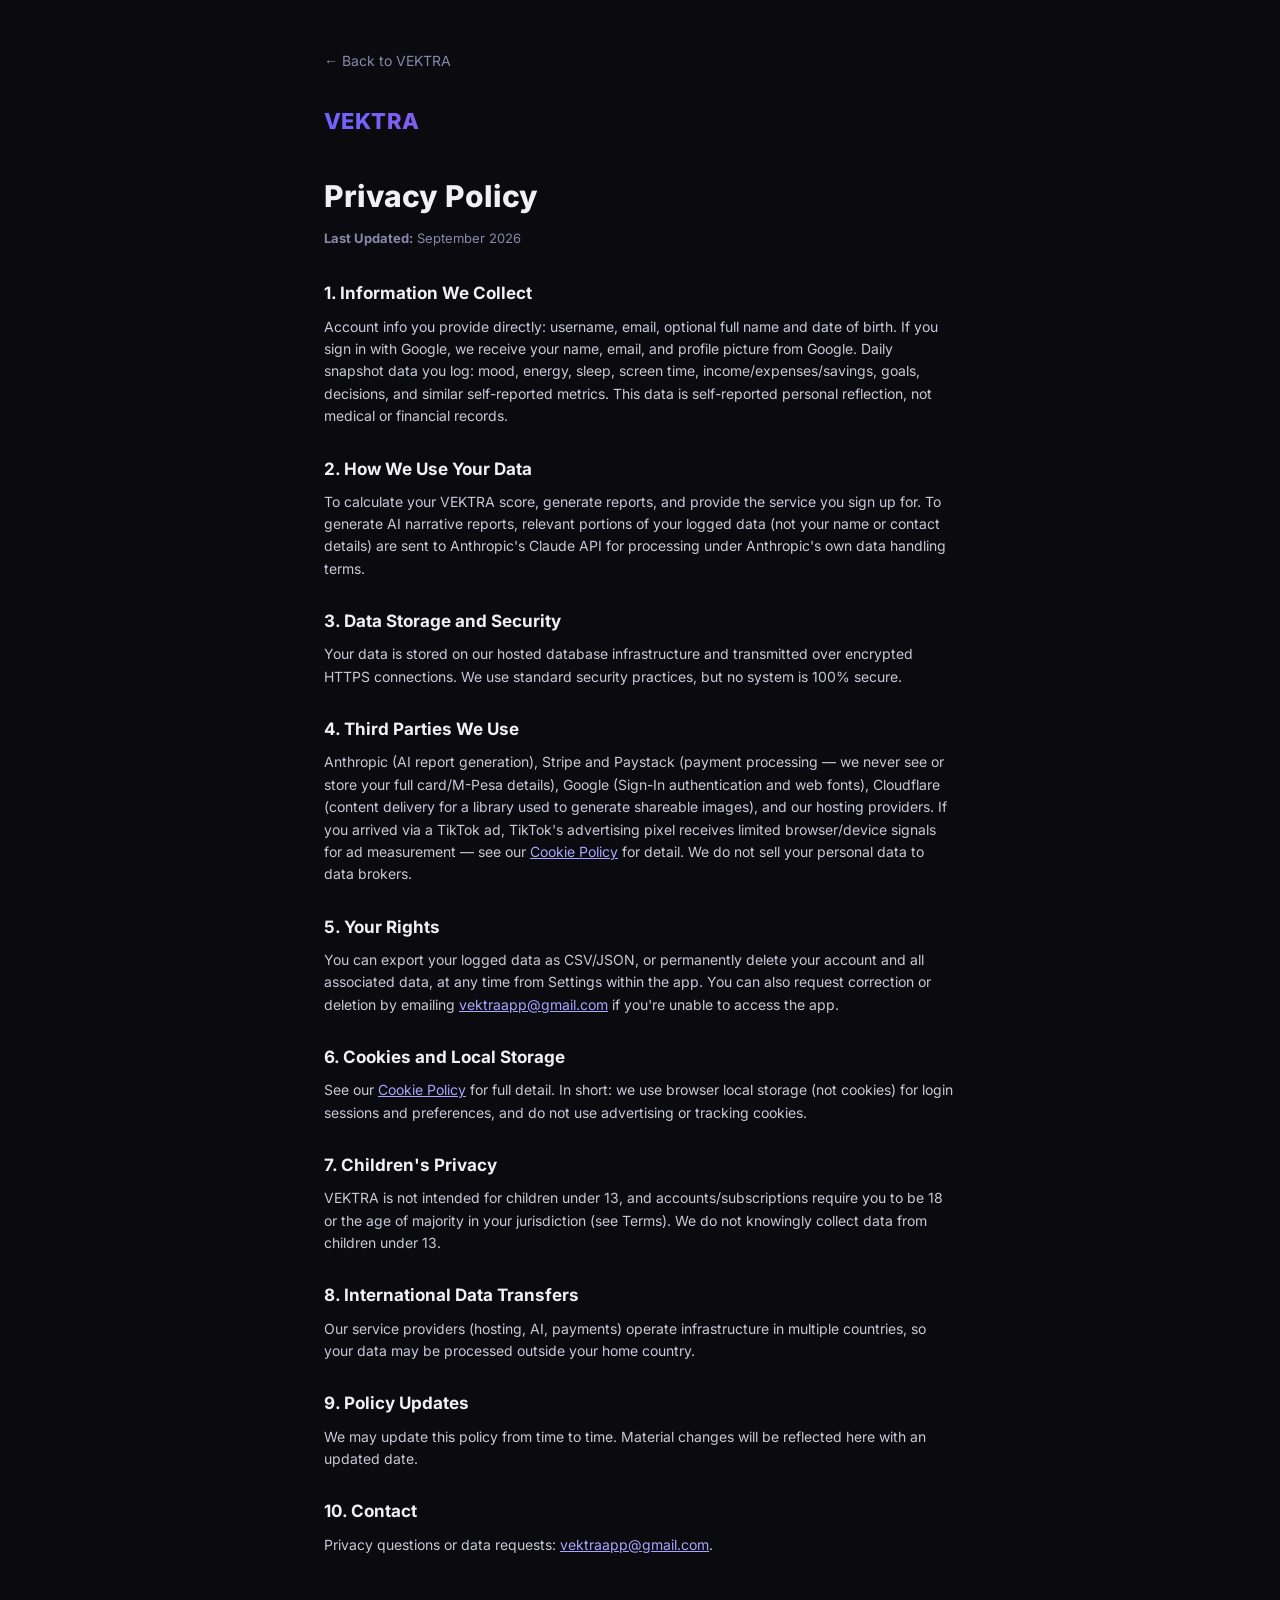
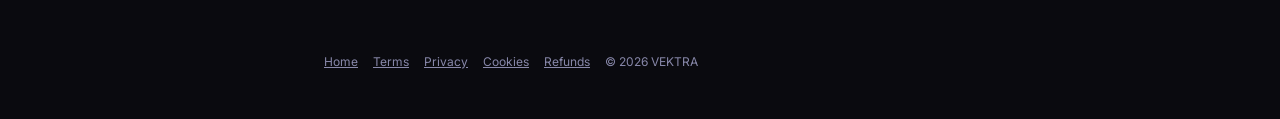
<file: privacy.html>
<!DOCTYPE html>
<html lang="en">
<head>
  <meta charset="UTF-8">
  <!-- Security policy. GitHub Pages can't send custom headers, so these live in markup. -->
  <meta http-equiv="Content-Security-Policy" content="default-src 'self'; script-src 'self' 'unsafe-inline' https://accounts.google.com https://cdnjs.cloudflare.com https://analytics.tiktok.com; style-src 'self' 'unsafe-inline' https://accounts.google.com; img-src 'self' data: blob: https:; font-src 'self' data:; connect-src 'self' https://vektra-backend-qic7.onrender.com https://accounts.google.com https://ipapi.co https://formspree.io https://*.tiktok.com https://*.tiktokw.us; frame-src https://accounts.google.com; worker-src 'self'; manifest-src 'self'; object-src 'none'; base-uri 'self'; form-action 'self' https://formspree.io; upgrade-insecure-requests">
  <meta name="referrer" content="strict-origin-when-cross-origin">
  <script>if(window.top!==window.self){document.documentElement.style.display='none';try{window.top.location=window.self.location.href}catch(e){}}</script>
  <meta name="viewport" content="width=device-width, initial-scale=1.0">
  <title>Privacy Policy — VEKTRA</title>
  <meta name="description" content="How VEKTRA collects, uses, and protects your data.">
  <link rel="canonical" href="https://vektraapp.online/privacy.html">
  <meta name="robots" content="index, follow">

  <meta property="og:type" content="website">
  <meta property="og:url" content="https://vektraapp.online/privacy.html">
  <meta property="og:title" content="Privacy Policy — VEKTRA">
  <meta property="og:description" content="How VEKTRA collects, uses, and protects your data.">
  <meta property="og:image" content="https://vektraapp.online/app/assets/icon-512.png">
  <meta property="og:site_name" content="VEKTRA">

  <link rel="stylesheet" href="/app/assets/fonts/inter.css">

  <style>
    * { box-sizing: border-box; margin: 0; padding: 0; }
    body { background: #0a0a0f; color: #f0f0f5; font-family: 'Inter', -apple-system, sans-serif; line-height: 1.6; }
    a { color: #aaa5ff; }
    main { max-width: 680px; margin: 0 auto; padding: 3rem 1.5rem 5rem; }
    .back { display: inline-block; color: #8888aa; text-decoration: none; font-size: 14px; margin-bottom: 2rem; }
    .logo { font-size: 22px; font-weight: 800; letter-spacing: 0.02em; background: linear-gradient(135deg,#6c63ff,#ec4899); -webkit-background-clip: text; -webkit-text-fill-color: transparent; background-clip: text; margin-bottom: 2rem; }
    h1 { font-size: 30px; font-weight: 800; margin-bottom: 0.5rem; }
    .updated { font-size: 13px; color: #8888aa; margin-bottom: 2rem; }
    h2 { font-size: 17px; font-weight: 700; margin: 1.75rem 0 0.5rem; color: #f0f0f5; }
    p { font-size: 14px; color: #c8c8d8; margin-bottom: 1rem; }
    footer { max-width: 680px; margin: 0 auto; padding: 0 1.5rem 3rem; font-size: 12px; color: #8888aa; }
    footer a { color: #8888aa; margin-right: 12px; }
  </style>
</head>
<body>
<main>
  <a class="back" href="/landing.html">&larr; Back to VEKTRA</a>
  <div class="logo">VEKTRA</div>
  <h1>Privacy Policy</h1>
  <div class="updated"><strong>Last Updated:</strong> September 2026</div>

  <h2>1. Information We Collect</h2>
  <p>Account info you provide directly: username, email, optional full name and date of birth. If you sign in with Google, we receive your name, email, and profile picture from Google. Daily snapshot data you log: mood, energy, sleep, screen time, income/expenses/savings, goals, decisions, and similar self-reported metrics. This data is self-reported personal reflection, not medical or financial records.</p>

  <h2>2. How We Use Your Data</h2>
  <p>To calculate your VEKTRA score, generate reports, and provide the service you sign up for. To generate AI narrative reports, relevant portions of your logged data (not your name or contact details) are sent to Anthropic's Claude API for processing under Anthropic's own data handling terms.</p>

  <h2>3. Data Storage and Security</h2>
  <p>Your data is stored on our hosted database infrastructure and transmitted over encrypted HTTPS connections. We use standard security practices, but no system is 100% secure.</p>

  <h2>4. Third Parties We Use</h2>
  <p>Anthropic (AI report generation), Stripe and Paystack (payment processing — we never see or store your full card/M-Pesa details), Google (Sign-In authentication and web fonts), Cloudflare (content delivery for a library used to generate shareable images), and our hosting providers. If you arrived via a TikTok ad, TikTok's advertising pixel receives limited browser/device signals for ad measurement — see our <a href="/cookies.html">Cookie Policy</a> for detail. We do not sell your personal data to data brokers.</p>

  <h2>5. Your Rights</h2>
  <p>You can export your logged data as CSV/JSON, or permanently delete your account and all associated data, at any time from Settings within the app. You can also request correction or deletion by emailing <a href="mailto:vektraapp@gmail.com">vektraapp@gmail.com</a> if you're unable to access the app.</p>

  <h2>6. Cookies and Local Storage</h2>
  <p>See our <a href="/cookies.html">Cookie Policy</a> for full detail. In short: we use browser local storage (not cookies) for login sessions and preferences, and do not use advertising or tracking cookies.</p>

  <h2>7. Children's Privacy</h2>
  <p>VEKTRA is not intended for children under 13, and accounts/subscriptions require you to be 18 or the age of majority in your jurisdiction (see Terms). We do not knowingly collect data from children under 13.</p>

  <h2>8. International Data Transfers</h2>
  <p>Our service providers (hosting, AI, payments) operate infrastructure in multiple countries, so your data may be processed outside your home country.</p>

  <h2>9. Policy Updates</h2>
  <p>We may update this policy from time to time. Material changes will be reflected here with an updated date.</p>

  <h2>10. Contact</h2>
  <p>Privacy questions or data requests: <a href="mailto:vektraapp@gmail.com">vektraapp@gmail.com</a>.</p>
</main>
<footer>
  <a href="/landing.html">Home</a>
  <a href="/terms.html">Terms</a>
  <a href="/privacy.html">Privacy</a>
  <a href="/cookies.html">Cookies</a>
  <a href="/refund.html">Refunds</a>
  © 2026 VEKTRA
</footer>
</body>
</html>
</file>
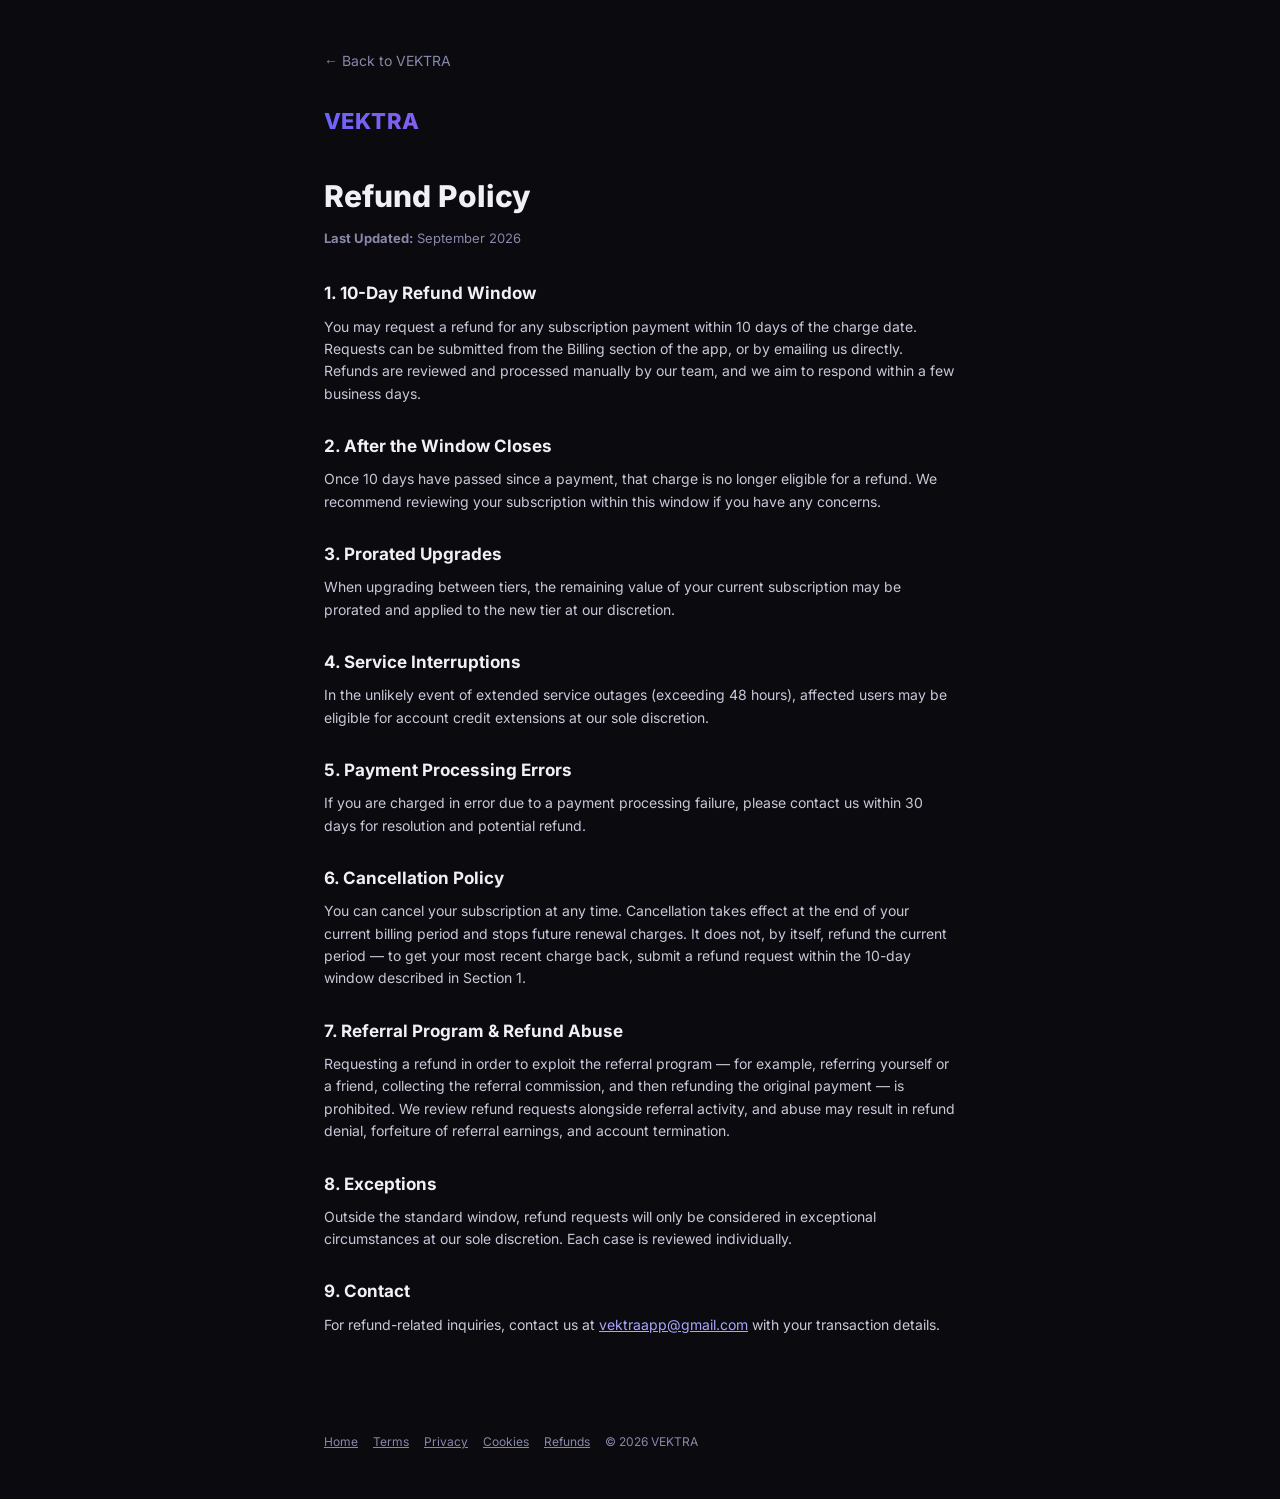
<file: refund.html>
<!DOCTYPE html>
<html lang="en">
<head>
  <meta charset="UTF-8">
  <!-- Security policy. GitHub Pages can't send custom headers, so these live in markup. -->
  <meta http-equiv="Content-Security-Policy" content="default-src 'self'; script-src 'self' 'unsafe-inline' https://accounts.google.com https://cdnjs.cloudflare.com https://analytics.tiktok.com; style-src 'self' 'unsafe-inline' https://accounts.google.com; img-src 'self' data: blob: https:; font-src 'self' data:; connect-src 'self' https://vektra-backend-qic7.onrender.com https://accounts.google.com https://ipapi.co https://formspree.io https://*.tiktok.com https://*.tiktokw.us; frame-src https://accounts.google.com; worker-src 'self'; manifest-src 'self'; object-src 'none'; base-uri 'self'; form-action 'self' https://formspree.io; upgrade-insecure-requests">
  <meta name="referrer" content="strict-origin-when-cross-origin">
  <script>if(window.top!==window.self){document.documentElement.style.display='none';try{window.top.location=window.self.location.href}catch(e){}}</script>
  <meta name="viewport" content="width=device-width, initial-scale=1.0">
  <title>Refund Policy — VEKTRA</title>
  <meta name="description" content="VEKTRA's subscription refund policy.">
  <link rel="canonical" href="https://vektraapp.online/refund.html">
  <meta name="robots" content="index, follow">

  <meta property="og:type" content="website">
  <meta property="og:url" content="https://vektraapp.online/refund.html">
  <meta property="og:title" content="Refund Policy — VEKTRA">
  <meta property="og:description" content="VEKTRA's subscription refund policy.">
  <meta property="og:image" content="https://vektraapp.online/app/assets/icon-512.png">
  <meta property="og:site_name" content="VEKTRA">

  <link rel="stylesheet" href="/app/assets/fonts/inter.css">

  <style>
    * { box-sizing: border-box; margin: 0; padding: 0; }
    body { background: #0a0a0f; color: #f0f0f5; font-family: 'Inter', -apple-system, sans-serif; line-height: 1.6; }
    a { color: #aaa5ff; }
    main { max-width: 680px; margin: 0 auto; padding: 3rem 1.5rem 5rem; }
    .back { display: inline-block; color: #8888aa; text-decoration: none; font-size: 14px; margin-bottom: 2rem; }
    .logo { font-size: 22px; font-weight: 800; letter-spacing: 0.02em; background: linear-gradient(135deg,#6c63ff,#ec4899); -webkit-background-clip: text; -webkit-text-fill-color: transparent; background-clip: text; margin-bottom: 2rem; }
    h1 { font-size: 30px; font-weight: 800; margin-bottom: 0.5rem; }
    .updated { font-size: 13px; color: #8888aa; margin-bottom: 2rem; }
    h2 { font-size: 17px; font-weight: 700; margin: 1.75rem 0 0.5rem; color: #f0f0f5; }
    p { font-size: 14px; color: #c8c8d8; margin-bottom: 1rem; }
    footer { max-width: 680px; margin: 0 auto; padding: 0 1.5rem 3rem; font-size: 12px; color: #8888aa; }
    footer a { color: #8888aa; margin-right: 12px; }
  </style>
</head>
<body>
<main>
  <a class="back" href="/landing.html">&larr; Back to VEKTRA</a>
  <div class="logo">VEKTRA</div>
  <h1>Refund Policy</h1>
  <div class="updated"><strong>Last Updated:</strong> September 2026</div>

  <h2>1. 10-Day Refund Window</h2>
  <p>You may request a refund for any subscription payment within 10 days of the charge date. Requests can be submitted from the Billing section of the app, or by emailing us directly. Refunds are reviewed and processed manually by our team, and we aim to respond within a few business days.</p>

  <h2>2. After the Window Closes</h2>
  <p>Once 10 days have passed since a payment, that charge is no longer eligible for a refund. We recommend reviewing your subscription within this window if you have any concerns.</p>

  <h2>3. Prorated Upgrades</h2>
  <p>When upgrading between tiers, the remaining value of your current subscription may be prorated and applied to the new tier at our discretion.</p>

  <h2>4. Service Interruptions</h2>
  <p>In the unlikely event of extended service outages (exceeding 48 hours), affected users may be eligible for account credit extensions at our sole discretion.</p>

  <h2>5. Payment Processing Errors</h2>
  <p>If you are charged in error due to a payment processing failure, please contact us within 30 days for resolution and potential refund.</p>

  <h2>6. Cancellation Policy</h2>
  <p>You can cancel your subscription at any time. Cancellation takes effect at the end of your current billing period and stops future renewal charges. It does not, by itself, refund the current period — to get your most recent charge back, submit a refund request within the 10-day window described in Section 1.</p>

  <h2>7. Referral Program & Refund Abuse</h2>
  <p>Requesting a refund in order to exploit the referral program — for example, referring yourself or a friend, collecting the referral commission, and then refunding the original payment — is prohibited. We review refund requests alongside referral activity, and abuse may result in refund denial, forfeiture of referral earnings, and account termination.</p>

  <h2>8. Exceptions</h2>
  <p>Outside the standard window, refund requests will only be considered in exceptional circumstances at our sole discretion. Each case is reviewed individually.</p>

  <h2>9. Contact</h2>
  <p>For refund-related inquiries, contact us at <a href="mailto:vektraapp@gmail.com">vektraapp@gmail.com</a> with your transaction details.</p>
</main>
<footer>
  <a href="/landing.html">Home</a>
  <a href="/terms.html">Terms</a>
  <a href="/privacy.html">Privacy</a>
  <a href="/cookies.html">Cookies</a>
  <a href="/refund.html">Refunds</a>
  © 2026 VEKTRA
</footer>
</body>
</html>
</file>
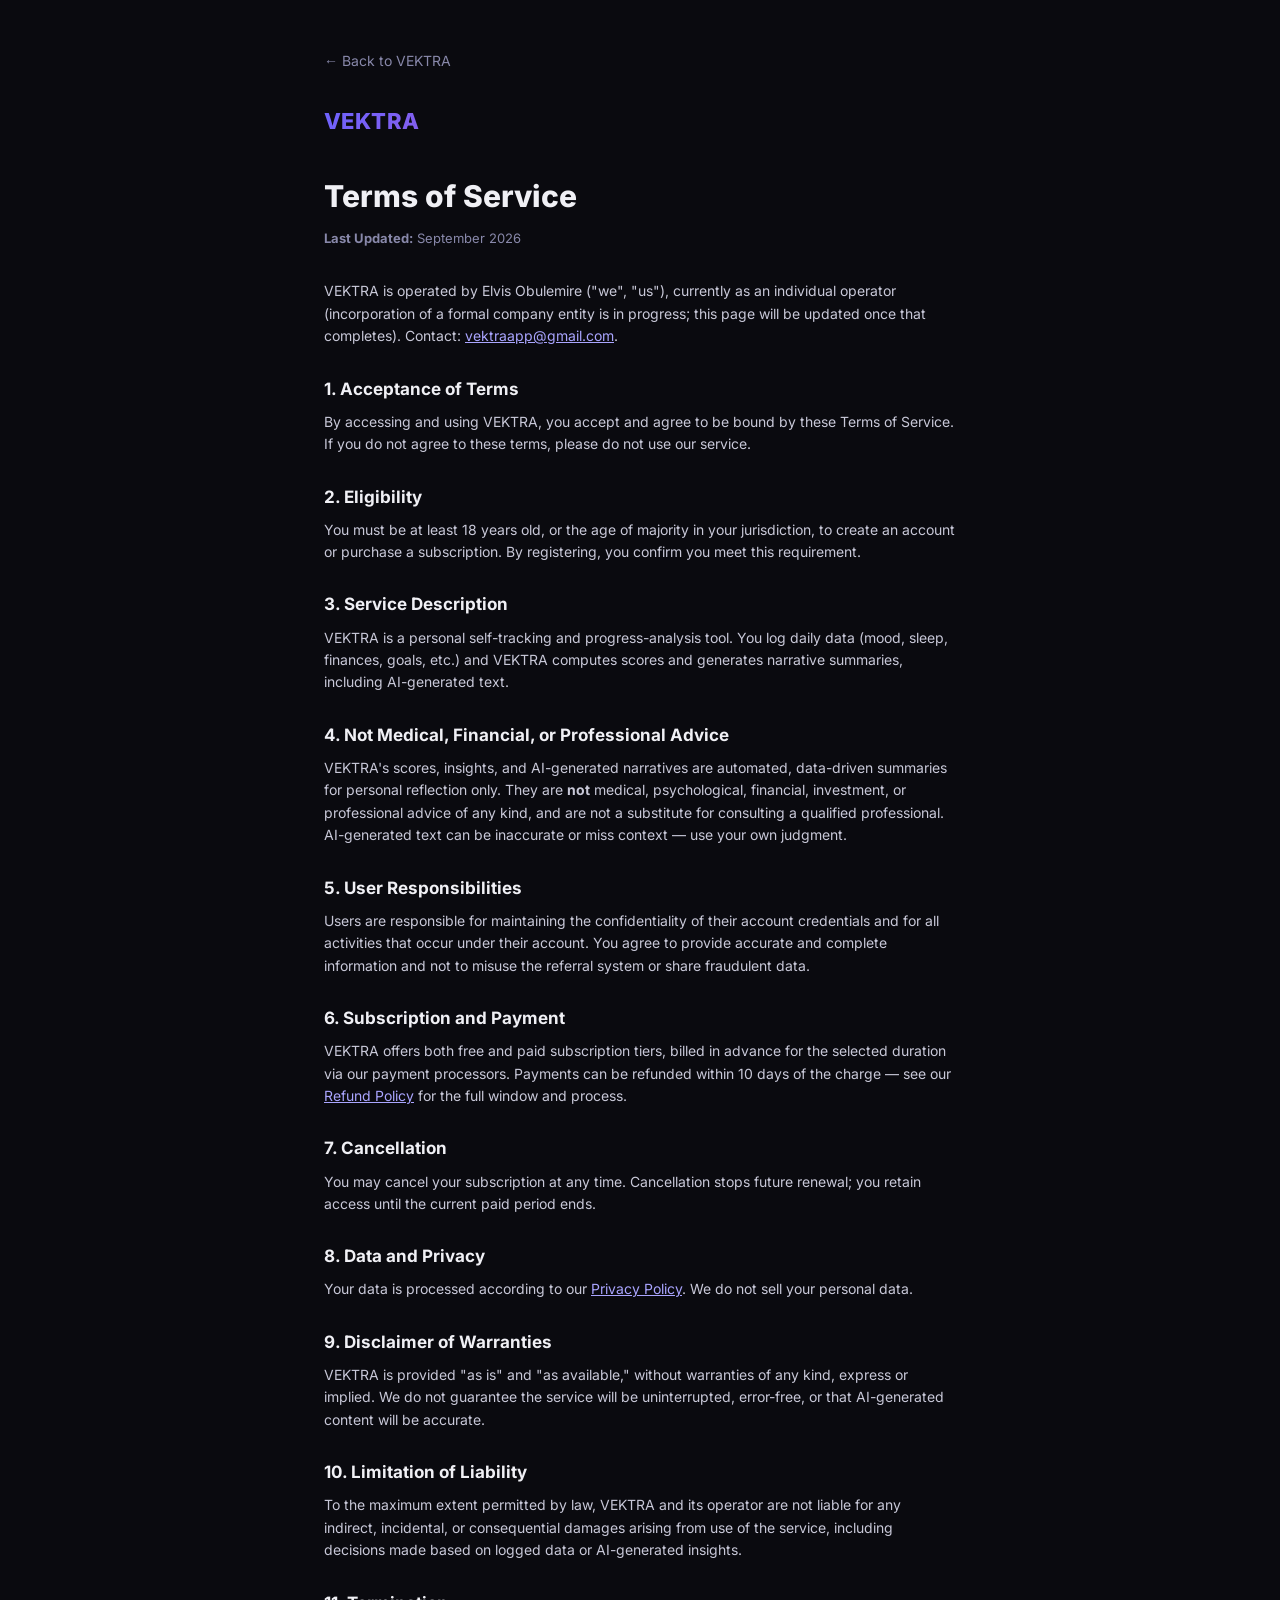
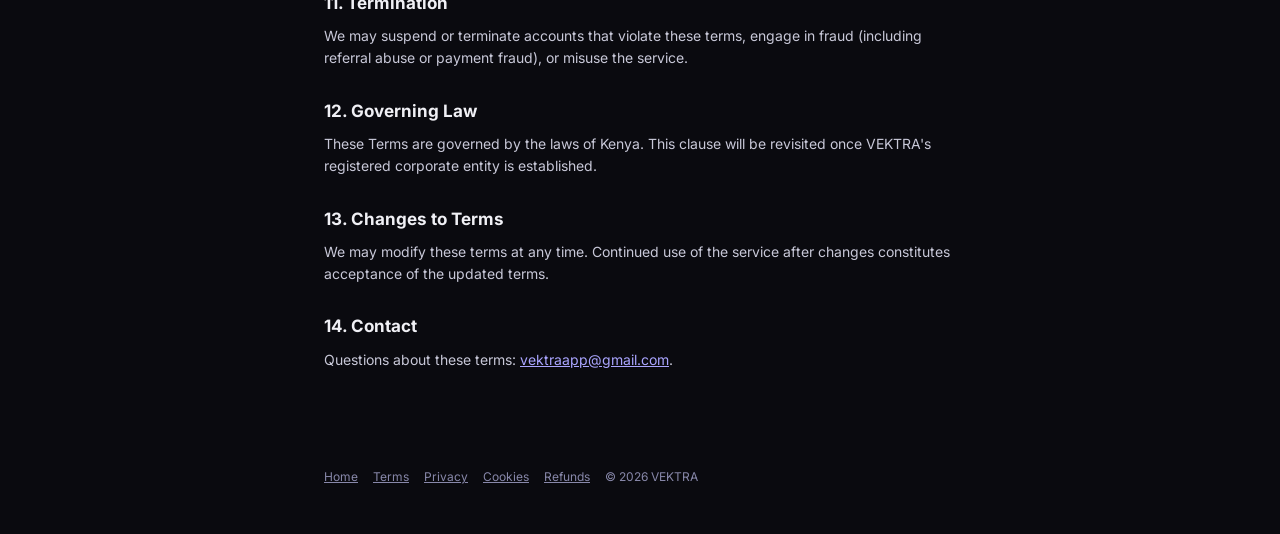
<file: terms.html>
<!DOCTYPE html>
<html lang="en">
<head>
  <meta charset="UTF-8">
  <!-- Security policy. GitHub Pages can't send custom headers, so these live in markup. -->
  <meta http-equiv="Content-Security-Policy" content="default-src 'self'; script-src 'self' 'unsafe-inline' https://accounts.google.com https://cdnjs.cloudflare.com https://analytics.tiktok.com; style-src 'self' 'unsafe-inline' https://accounts.google.com; img-src 'self' data: blob: https:; font-src 'self' data:; connect-src 'self' https://vektra-backend-qic7.onrender.com https://accounts.google.com https://ipapi.co https://formspree.io https://*.tiktok.com https://*.tiktokw.us; frame-src https://accounts.google.com; worker-src 'self'; manifest-src 'self'; object-src 'none'; base-uri 'self'; form-action 'self' https://formspree.io; upgrade-insecure-requests">
  <meta name="referrer" content="strict-origin-when-cross-origin">
  <script>if(window.top!==window.self){document.documentElement.style.display='none';try{window.top.location=window.self.location.href}catch(e){}}</script>
  <meta name="viewport" content="width=device-width, initial-scale=1.0">
  <title>Terms of Service — VEKTRA</title>
  <meta name="description" content="The terms governing your use of VEKTRA.">
  <link rel="canonical" href="https://vektraapp.online/terms.html">
  <meta name="robots" content="index, follow">

  <meta property="og:type" content="website">
  <meta property="og:url" content="https://vektraapp.online/terms.html">
  <meta property="og:title" content="Terms of Service — VEKTRA">
  <meta property="og:description" content="The terms governing your use of VEKTRA.">
  <meta property="og:image" content="https://vektraapp.online/app/assets/icon-512.png">
  <meta property="og:site_name" content="VEKTRA">

  <link rel="stylesheet" href="/app/assets/fonts/inter.css">

  <style>
    * { box-sizing: border-box; margin: 0; padding: 0; }
    body { background: #0a0a0f; color: #f0f0f5; font-family: 'Inter', -apple-system, sans-serif; line-height: 1.6; }
    a { color: #aaa5ff; }
    main { max-width: 680px; margin: 0 auto; padding: 3rem 1.5rem 5rem; }
    .back { display: inline-block; color: #8888aa; text-decoration: none; font-size: 14px; margin-bottom: 2rem; }
    .logo { font-size: 22px; font-weight: 800; letter-spacing: 0.02em; background: linear-gradient(135deg,#6c63ff,#ec4899); -webkit-background-clip: text; -webkit-text-fill-color: transparent; background-clip: text; margin-bottom: 2rem; }
    h1 { font-size: 30px; font-weight: 800; margin-bottom: 0.5rem; }
    .updated { font-size: 13px; color: #8888aa; margin-bottom: 2rem; }
    h2 { font-size: 17px; font-weight: 700; margin: 1.75rem 0 0.5rem; color: #f0f0f5; }
    p { font-size: 14px; color: #c8c8d8; margin-bottom: 1rem; }
    footer { max-width: 680px; margin: 0 auto; padding: 0 1.5rem 3rem; font-size: 12px; color: #8888aa; }
    footer a { color: #8888aa; margin-right: 12px; }
  </style>
</head>
<body>
<main>
  <a class="back" href="/landing.html">&larr; Back to VEKTRA</a>
  <div class="logo">VEKTRA</div>
  <h1>Terms of Service</h1>
  <div class="updated"><strong>Last Updated:</strong> September 2026</div>

  <p>VEKTRA is operated by Elvis Obulemire ("we", "us"), currently as an individual operator (incorporation of a formal company entity is in progress; this page will be updated once that completes). Contact: <a href="mailto:vektraapp@gmail.com">vektraapp@gmail.com</a>.</p>

  <h2>1. Acceptance of Terms</h2>
  <p>By accessing and using VEKTRA, you accept and agree to be bound by these Terms of Service. If you do not agree to these terms, please do not use our service.</p>

  <h2>2. Eligibility</h2>
  <p>You must be at least 18 years old, or the age of majority in your jurisdiction, to create an account or purchase a subscription. By registering, you confirm you meet this requirement.</p>

  <h2>3. Service Description</h2>
  <p>VEKTRA is a personal self-tracking and progress-analysis tool. You log daily data (mood, sleep, finances, goals, etc.) and VEKTRA computes scores and generates narrative summaries, including AI-generated text.</p>

  <h2>4. Not Medical, Financial, or Professional Advice</h2>
  <p>VEKTRA's scores, insights, and AI-generated narratives are automated, data-driven summaries for personal reflection only. They are <strong>not</strong> medical, psychological, financial, investment, or professional advice of any kind, and are not a substitute for consulting a qualified professional. AI-generated text can be inaccurate or miss context — use your own judgment.</p>

  <h2>5. User Responsibilities</h2>
  <p>Users are responsible for maintaining the confidentiality of their account credentials and for all activities that occur under their account. You agree to provide accurate and complete information and not to misuse the referral system or share fraudulent data.</p>

  <h2>6. Subscription and Payment</h2>
  <p>VEKTRA offers both free and paid subscription tiers, billed in advance for the selected duration via our payment processors. Payments can be refunded within 10 days of the charge — see our <a href="/refund.html">Refund Policy</a> for the full window and process.</p>

  <h2>7. Cancellation</h2>
  <p>You may cancel your subscription at any time. Cancellation stops future renewal; you retain access until the current paid period ends.</p>

  <h2>8. Data and Privacy</h2>
  <p>Your data is processed according to our <a href="/privacy.html">Privacy Policy</a>. We do not sell your personal data.</p>

  <h2>9. Disclaimer of Warranties</h2>
  <p>VEKTRA is provided "as is" and "as available," without warranties of any kind, express or implied. We do not guarantee the service will be uninterrupted, error-free, or that AI-generated content will be accurate.</p>

  <h2>10. Limitation of Liability</h2>
  <p>To the maximum extent permitted by law, VEKTRA and its operator are not liable for any indirect, incidental, or consequential damages arising from use of the service, including decisions made based on logged data or AI-generated insights.</p>

  <h2>11. Termination</h2>
  <p>We may suspend or terminate accounts that violate these terms, engage in fraud (including referral abuse or payment fraud), or misuse the service.</p>

  <h2>12. Governing Law</h2>
  <p>These Terms are governed by the laws of Kenya. This clause will be revisited once VEKTRA's registered corporate entity is established.</p>

  <h2>13. Changes to Terms</h2>
  <p>We may modify these terms at any time. Continued use of the service after changes constitutes acceptance of the updated terms.</p>

  <h2>14. Contact</h2>
  <p>Questions about these terms: <a href="mailto:vektraapp@gmail.com">vektraapp@gmail.com</a>.</p>
</main>
<footer>
  <a href="/landing.html">Home</a>
  <a href="/terms.html">Terms</a>
  <a href="/privacy.html">Privacy</a>
  <a href="/cookies.html">Cookies</a>
  <a href="/refund.html">Refunds</a>
  © 2026 VEKTRA
</footer>
</body>
</html>
</file>
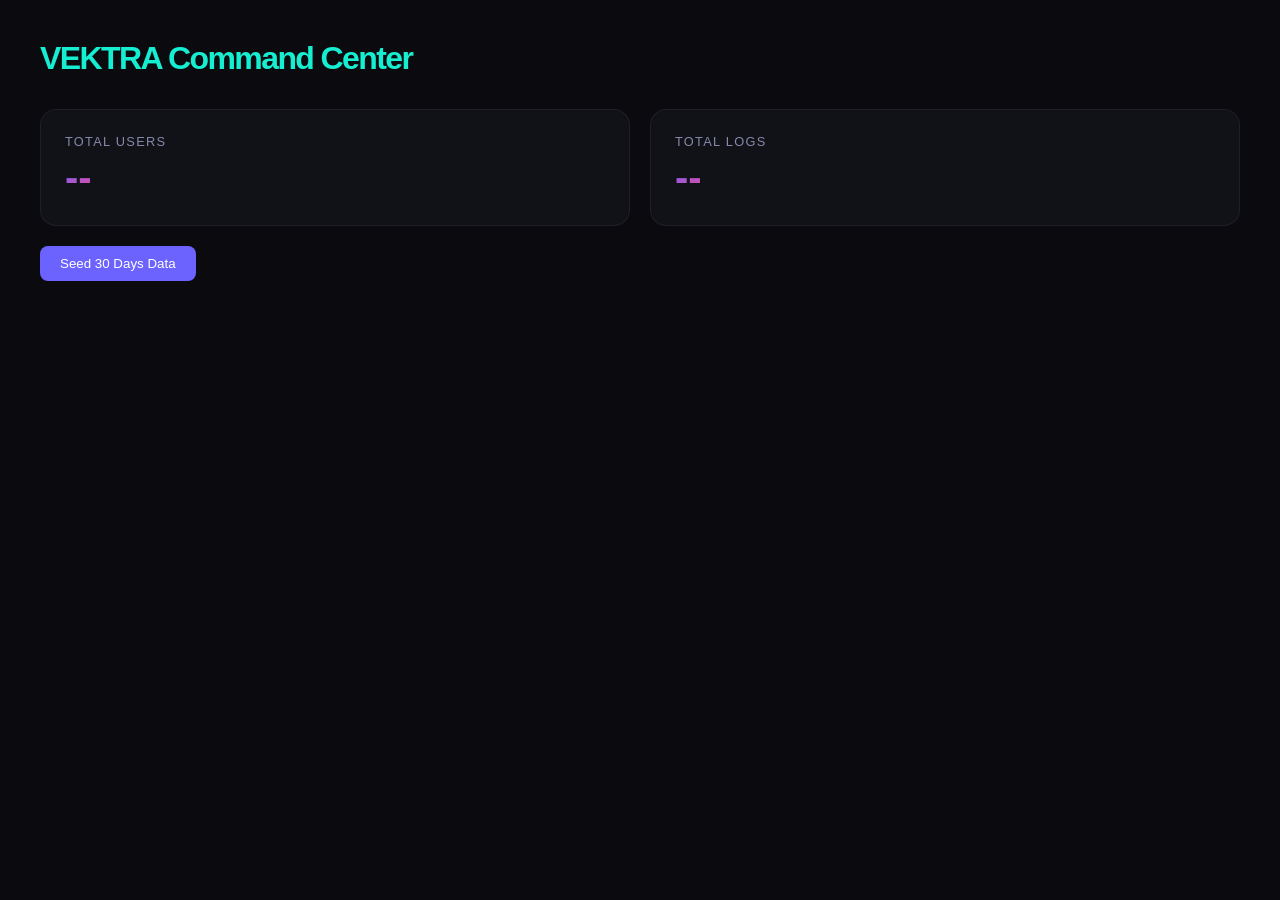
<file: frontend/admin.html>
<!DOCTYPE html>
<html lang="en">
<head>
    <meta charset="UTF-8">
    <title>VEKTRA Commander</title>
    <style>
        :root {
            --bg-main: #0a0a0f;
            --bg-card: #111118;
            --border-card: rgba(255, 255, 255, 0.06);
            --text-primary: #16eed1;
            --text-secondary: #8888aa;
        }

        body { 
            background: var(--bg-main); 
            color: var(--text-primary); 
            font-family: 'Inter', sans-serif; 
            padding: 40px; 
            margin: 0; /* Reset default browser margin */
        }

        h1 { 
            font-weight: 800; 
            letter-spacing: -0.05em; 
            margin: 0 0 2rem 0; /* Clear top margin */
        }

        .grid { 
            display: grid; 
            grid-template-columns: repeat(auto-fit, minmax(200px, 1fr)); 
            gap: 20px; 
        }

        .card { 
            background: var(--bg-card); 
            border: 1px solid var(--border-card); 
            border-radius: 16px; 
            padding: 24px; 
        }

        .val { 
            font-size: 2.5rem; 
            font-weight: 900; 
            background: linear-gradient(135deg, #6c63ff, #ec4899); 
            -webkit-background-clip: text; 
            background-clip: text; /* Standard syntax fallback */
            -webkit-text-fill-color: transparent; 
            display: inline-block; /* Fixes grid clipping bugs */
            line-height: 1.2; /* Prevents text descenders from being cut off */
        }

        .label { 
            color: var(--text-secondary); 
            font-size: 0.8rem; 
            text-transform: uppercase; 
            letter-spacing: 0.1em; 
            margin-bottom: 4px; /* Optional spacing adjustment */
        }
    </style>

</head>
<body>
    <h1>VEKTRA Command Center</h1>
    <div class="grid" id="stats">
        <div class="card"><div class="label">Total Users</div><div class="val" id="users">--</div></div>
        <div class="card"><div class="label">Total Logs</div><div class="val" id="logs">--</div></div>
    </div>
    <div style="margin-top:20px;">
        <button onclick="seedData()" style="padding:10px 20px; background:#6c63ff; color:#fff; border:none; border-radius:8px; cursor:pointer;">Seed 30 Days Data</button>
    </div>

    <script>
        const API = 'http://127.0.0.1:8000';
        async function fetchAdminData() {
            const token = localStorage.getItem('vektra_token');
            try {
                const res = await fetch(`${API}/api/v1/admin/stats`, {
                    headers: { 'Authorization': `Bearer ${token}` }
                });
                if (res.status === 403) { document.body.innerHTML = "<h1>403: Not Authorized</h1>"; return; }
            const data = await res.json();
                document.getElementById('users').textContent = data.total_users;
                document.getElementById('logs').textContent = data.total_logs;
            } catch (e) { console.error("Telemetry failure", e); }
        }

        async function seedData() {
            const token = localStorage.getItem('vektra_token');
            const res = await fetch(`${API}/api/v1/admin/seed-data`, {
                method: 'POST',
                headers: { 'Authorization': `Bearer ${token}` }
            });
            if (res.ok) {
                alert("Data seeded!");
        fetchAdminData();
            } else {
                alert("Failed to seed data");
            }
        }

        fetchAdminData();
        setInterval(fetchAdminData, 5000); // Pulse every 5 seconds
    </script>
</body>
</html>
</file>
<file: app/assets/fonts/inter.css>
/* Self-hosted Inter (Latin subset, variable weight 100-900), replacing the
   Google Fonts CDN link. Avoids sending visitor IPs to Google on every page
   load (the exact pattern that drew a GDPR fine in Germany in 2022) and
   removes an external network dependency. */
@font-face {
  font-family: 'Inter';
  font-style: normal;
  font-weight: 100 900;
  font-display: swap;
  src: url('Inter.woff2') format('woff2');
}
</file>
<file: app/css/style.css>
/* ── VEKTRA Design System ── */
:root {
  /* Dark mode (default) */
  --bg-primary: #0a0a0f;
  --bg-secondary: #111118;
  --bg-card: #16161f;
  --accent: #6c63ff;
  --accent-glow: rgba(108, 99, 255, 0.3);
  --gold: #f5c518;
  --text-primary: #f0f0f5;
  --text-secondary: #8888aa;
  --text-muted: #444460;
  --success: #22c55e;
  --warning: #f59e0b;
  --danger: #da0e0e;
  --border: rgba(255,255,255,0.06);
  --border-strong: rgba(255,255,255,0.12);
  --pink: #ec4899;
  --shadow: rgba(0,0,0,0.4);
  --card-shadow: 0 4px 20px rgba(0,0,0,0.3);
  --font: 'Inter', -apple-system, sans-serif;
  --radius: 16px;
  --radius-sm: 8px;
}

/* Light mode */
:root[data-theme="light"] {
  --bg-primary: #f8f9fc;
  --bg-secondary: #ffffff;
  --bg-card: #ffffff;
  --accent: #6c63ff;
  --accent-glow: rgba(108, 99, 255, 0.15);
  --gold: #f59e0b;
  --text-primary: #1a1a2e;
  --text-secondary: #5a5a7a;
  --text-muted: #8888aa;
  --success: #16a34a;
  --warning: #d97706;
  --danger: #dc2626;
  --border: rgba(0,0,0,0.08);
  --border-strong: rgba(0,0,0,0.12);
  --pink: #db2777;
  --shadow: rgba(0,0,0,0.1);
  --card-shadow: 0 4px 20px rgba(0,0,0,0.08);
}

* {
  margin: 0;
  padding: 0;
  box-sizing: border-box;
}

body {
  background: var(--bg-primary);
  color: var(--text-primary);
  font-family: var(--font);
  min-height: 100vh;
  overflow-x: hidden;
  padding-bottom: 70px; /* Space for bottom nav */
  transition: background 0.3s ease, color 0.3s ease;
}

/* ── SPLASH SCREEN ── */
#splash {
  position: fixed;
  inset: 0;
  background: var(--bg-primary);
  display: flex;
  flex-direction: column;
  align-items: center;
  justify-content: center;
  z-index: 1000;
  transition: opacity 0.6s ease;
}

.splash-logo {
  font-size: 52px;
  font-weight: 800;
  letter-spacing: 0.12em;
  background: linear-gradient(135deg, #6c63ff, #a855f7, #ec4899);
  -webkit-background-clip: text;
  -webkit-text-fill-color: transparent;
  background-clip: text;
  margin-bottom: 12px;
}

.splash-tagline {
  font-size: 13px;
  color: var(--text-muted);
  letter-spacing: 0.15em;
  text-transform: uppercase;
  margin-bottom: 60px;
}

.splash-loader {
  width: 40px;
  height: 2px;
  background: var(--text-muted);
  border-radius: 2px;
  overflow: hidden;
  position: relative;
}

.splash-loader::after {
  content: '';
  position: absolute;
  left: -100%;
  top: 0;
  height: 100%;
  width: 100%;
  background: linear-gradient(90deg, #6c63ff, #ec4899);
  animation: load 1.8s ease forwards;
}

/* Add this class helper at the bottom of your stylesheet */
#splash.fade-out {
  opacity: 0 !important;
  pointer-events: none !important; /* Drops the invisible glass shield instantly */
  visibility: hidden !important; /* Tells the browser rendering engine to ignore it */
}

@keyframes load {
  0% { left: -100%; }
  100% { left: 100%; }
}

@keyframes pulse {
  0% { transform: scale(0.9); opacity: 0.6; }
  50% { transform: scale(1.1); opacity: 1; }
  100% { transform: scale(0.9); opacity: 0.6; }
}

/* ── WELCOME SCREEN ── */
#welcome {
  display: flex;
  flex-direction: column;
  align-items: center;
  justify-content: center;
  min-height: 100vh;
  padding: 2rem;
  text-align: center;
}

.welcome-logo {
  font-size: 36px;
  font-weight: 800;
  letter-spacing: 0.12em;
  background: linear-gradient(135deg, #6c63ff, #a855f7, #ec4899);
  -webkit-background-clip: text;
  -webkit-text-fill-color: transparent;
  background-clip: text;
  margin-bottom: 8px;
}

.welcome-subtitle {
  font-size: 13px;
  color: var(--text-muted);
  letter-spacing: 0.15em;
  text-transform: uppercase;
  margin-bottom: 48px;
}

.welcome-headline {
  font-size: 32px;
  font-weight: 700;
  line-height: 1.2;
  max-width: 340px;
  margin-bottom: 16px;
}

.welcome-headline span {
  background: linear-gradient(135deg, #6c63ff, #ec4899);
  -webkit-background-clip: text;
  -webkit-text-fill-color: transparent;
  background-clip: text;
}

.welcome-desc {
  font-size: 15px;
  color: var(--text-secondary);
  max-width: 300px;
  line-height: 1.6;
  margin-bottom: 56px;
}

/* ── BUTTONS ── */
.btn-primary {
  width: 100%;
  max-width: 320px;
  padding: 16px 24px;
  background: linear-gradient(135deg, #6c63ff, #a855f7);
  color: #fff;
  border: none;
  border-radius: var(--radius);
  font-size: 16px;
  font-weight: 700;
  cursor: pointer;
  margin-bottom: 12px;
  letter-spacing: 0.02em;
  transition: opacity 0.2s, transform 0.2s, box-shadow 0.2s;
  box-shadow: 0 4px 15px rgba(108, 99, 255, 0.3);
}

.btn-primary:hover {
  opacity: 0.95;
  transform: translateY(-2px);
  box-shadow: 0 6px 20px rgba(108, 99, 255, 0.4);
}

.btn-primary:active {
  transform: translateY(0);
  box-shadow: 0 2px 10px rgba(108, 99, 255, 0.3);
}

.btn-secondary {
  width: 100%;
  max-width: 320px;
  padding: 16px 24px;
  background: transparent;
  color: var(--text-secondary);
  border: 1px solid var(--border);
  border-radius: var(--radius);
  font-size: 16px;
  font-weight: 600;
  cursor: pointer;
  letter-spacing: 0.02em;
  transition: all 0.2s;
}

.btn-secondary:hover {
  border-color: var(--accent);
  color: var(--text-primary);
  background: rgba(108, 99, 255, 0.05);
  transform: translateY(-1px);
}

.btn-secondary:active {
  transform: translateY(0);
}

/* ── DAILY LOG ── */
.log-group {
  background: var(--bg-card);
  border: 1px solid var(--border);
  border-radius: var(--radius);
  padding: 1.5rem;
  margin-bottom: 1.25rem;
}

.slider-field {
  margin-bottom: 1.5rem;
}

.slider-label {
  display: flex;
  justify-content: space-between;
  font-size: 14px;
  font-weight: 500;
  color: var(--text-secondary);
  margin-bottom: 8px;
}

.slider-label span:last-child {
  font-weight: 700;
  color: var(--accent);
}

input[type="range"] {
  width: 100%;
  accent-color: var(--accent);
  cursor: pointer;
  transition: transform 0.2s ease;
}

input[type="range"]:hover {
  transform: scaleY(1.1);
}

input[type="range"]::-webkit-slider-thumb {
  transition: transform 0.2s ease, box-shadow 0.2s ease;
}

input[type="range"]::-webkit-slider-thumb:hover {
  transform: scale(1.2);
  box-shadow: 0 0 10px var(--accent-glow);
}

.text-field {
  margin-bottom: 1.25rem;
}

.text-field label {
  display: block;
  font-size: 13px;
  font-weight: 600;
  color: var(--text-secondary);
  text-transform: uppercase;
  letter-spacing: 0.08em;
  margin-bottom: 8px;
}

.text-field input,
.text-field textarea {
  width: 100%;
  padding: 14px 16px;
  background: var(--bg-secondary);
  border: 1px solid var(--border);
  border-radius: var(--radius-sm);
  color: var(--text-primary);
  font-size: 15px;
  font-family: var(--font);
  outline: none;
  resize: vertical;
  transition: border-color 0.2s ease, box-shadow 0.2s ease;
}

.text-field textarea {
  min-height: 100px;
  line-height: 1.6;
}

.number-field {
  margin-bottom: 1.25rem;
}

.number-field label {
  display: block;
  font-size: 13px;
  font-weight: 600;
  color: var(--text-secondary);
  text-transform: uppercase;
  letter-spacing: 0.08em;
  margin-bottom: 8px;
}

.number-field input {
  width: 100%;
  padding: 14px 16px;
  background: var(--bg-secondary);
  border: 1px solid var(--border);
  border-radius: var(--radius-sm);
  color: var(--text-primary);
  font-size: 16px;
  font-weight: 500;
  font-family: var(--font);
  outline: none;
  transition: border-color 0.2s ease, box-shadow 0.2s ease;
}

/* ── ENGINE BARS ── */
.engine-bar {
  margin-bottom: 1rem;
  position: relative;
}

/* Engine bar container styling for better visuals */
[id^="bar-"] {
  position: relative;
}

/* Hover effects for report stat cards */
#reports > div[style*="grid-template-columns:repeat(4,1fr)"] > div {
  cursor: pointer;
}

#reports > div[style*="grid-template-columns:repeat(4,1fr)"] > div:hover {
  transform: translateY(-4px);
  box-shadow: 0 12px 35px var(--shadow);
}

/* Enhanced engine bar styling */
.engine-bar > div:first-child {
  font-size: 13px;
  font-weight: 600;
  color: var(--text-primary);
  margin-bottom: 8px;
}

.engine-bar > div:last-child {
  height: 8px;
  background: var(--bg-secondary);
  border-radius: 4px;
  overflow: hidden;
  position: relative;
}

.engine-bar > div:last-child > div {
  height: 100%;
  border-radius: 4px;
  transition: width 0.8s cubic-bezier(0.34, 1.56, 0.64, 1);
  position: relative;
}

.engine-bar > div:last-child > div::after {
  content: '';
  position: absolute;
  top: 0;
  left: 0;
  right: 0;
  bottom: 0;
  background: linear-gradient(90deg, transparent, rgba(255,255,255,0.2), transparent);
  animation: shimmer 2s infinite;
}

/* Report section animations */
[id^="trajectory-"], [id^="momentum-"], [id^="pattern-"], [id^="compare-"], [id^="actionable-"] {
  transition: all 0.3s ease;
}

/* Pulse animation for key metrics */
@keyframes valuePulse {
  0%, 100% { transform: scale(1); }
  50% { transform: scale(1.05); }
}

.trajectory-metric-value {
  animation: valuePulse 2s ease-in-out infinite;
}

/* Shimmer animation for progress bars */
@keyframes shimmer {
  0% { transform: translateX(-100%); }
  100% { transform: translateX(100%); }
}

/* Fire glow animation for streak */
@keyframes fireGlow {
  0%, 100% {
    text-shadow: 0 0 20px var(--accent-glow), 0 0 40px rgba(255, 100, 0, 0.3);
    transform: scale(1);
  }
  50% {
    text-shadow: 0 0 30px var(--accent-glow), 0 0 60px rgba(255, 100, 0, 0.5);
    transform: scale(1.05);
  }
}

/* Profile stat cards hover effect */
#profile > div[style*="grid-template-columns:repeat(3,1fr)"] > div {
  cursor: pointer;
}

#profile > div[style*="grid-template-columns:repeat(3,1fr)"] > div:hover {
  transform: translateY(-4px);
  box-shadow: 0 12px 35px var(--shadow);
}

/* Quick-set buttons hover states */
button[onclick^="quickSet"] {
  transition: all 0.2s ease;
}

button[onclick^="quickSet"]:hover {
  transform: translateY(-2px);
  box-shadow: 0 4px 12px rgba(108, 99, 255, 0.3);
}

button[onclick^="quickSet"]:active {
  transform: translateY(0);
}

/* Enhanced button hover states */
.btn-primary:hover {
  transform: translateY(-2px);
  box-shadow: 0 6px 20px rgba(108, 99, 255, 0.4);
}

.btn-primary:active {
  transform: translateY(0);
}

.btn-secondary:hover {
  transform: translateY(-2px);
  box-shadow: 0 4px 16px rgba(0, 0, 0, 0.2);
}

.btn-secondary:active {
  transform: translateY(0);
}

/* History filter buttons */
.hist-filter-btn {
  transition: all 0.2s ease;
}

.hist-filter-btn:hover {
  border-color: var(--accent);
  color: var(--text-primary);
  background: rgba(108, 99, 255, 0.05);
}

.hist-filter-btn:active {
  transform: scale(0.98);
}

/* History list items */
#history-list > div {
  transition: all 0.2s ease;
}

#history-list > div:hover {
  transform: translateX(4px);
  box-shadow: 0 4px 12px rgba(0, 0, 0, 0.15);
}

/* Enhanced input focus states */
.text-field input:focus,
.text-field textarea:focus,
.number-field input:focus,
.slider-field input:focus {
  border-color: var(--accent);
  outline: none;
  box-shadow: 0 0 0 3px rgba(108, 99, 255, 0.2);
}

.text-field textarea:focus {
  border-color: var(--accent);
  outline: none;
  box-shadow: 0 0 0 3px rgba(108, 99, 255, 0.2);
}

/* Slider styling */
input[type="range"] {
  -webkit-appearance: none;
  appearance: none;
  width: 100%;
  height: 6px;
  border-radius: 3px;
  background: var(--bg-secondary);
  outline: none;
}

input[type="range"]::-webkit-slider-thumb {
  -webkit-appearance: none;
  appearance: none;
  width: 20px;
  height: 20px;
  border-radius: 50%;
  background: var(--accent);
  cursor: pointer;
  box-shadow: 0 2px 8px rgba(108, 99, 255, 0.4);
  transition: transform 0.2s ease;
}

input[type="range"]::-webkit-slider-thumb:hover {
  transform: scale(1.1);
}

input[type="range"]::-webkit-slider-thumb:active {
  transform: scale(0.95);
}

input[type="range"]::-moz-range-thumb {
  width: 20px;
  height: 20px;
  border-radius: 50%;
  background: var(--accent);
  cursor: pointer;
  border: none;
  box-shadow: 0 2px 8px rgba(108, 99, 255, 0.4);
}

/* Upgrade button hover effects */
#upgrade button[id^="tier-btn-"] {
  transition: all 0.3s cubic-bezier(0.34, 1.56, 0.64, 1);
}

#upgrade button[id^="tier-btn-"]:hover {
  transform: translateY(-4px);
  box-shadow: 0 8px 24px rgba(108, 99, 255, 0.35);
}

#upgrade button[id^="tier-btn-"]:active {
  transform: translateY(-2px);
}

#upgrade button[id^="tab-"] {
  transition: all 0.2s ease;
}

#upgrade button[id^="tab-"]:hover {
  border-color: var(--accent);
  color: var(--text-primary);
  background: rgba(108, 99, 255, 0.08);
}

#upgrade button[id^="tab-"]:active {
  transform: scale(0.98);
}

/* Package cards hover effects */
#packages > div[style*="background:linear-gradient"] {
  transition: all 0.3s cubic-bezier(0.34, 1.56, 0.64, 1);
  cursor: pointer;
}

#packages > div[style*="background:linear-gradient"]:hover {
  transform: translateY(-6px);
  box-shadow: 0 12px 35px rgba(108, 99, 255, 0.25);
}

#packages > div[style*="background:linear-gradient"]:active {
  transform: translateY(-3px);
}

/* Dashboard cards hover effects */
.score-card-wrapper {
  transition: all 0.3s ease;
}

.score-card-wrapper:hover {
  transform: translateY(-4px);
  box-shadow: 0 12px 35px rgba(108, 99, 255, 0.25);
}

#smart-insight-card {
  transition: all 0.3s ease;
}

#smart-insight-card:hover {
  transform: translateY(-4px);
  box-shadow: 0 12px 35px rgba(108, 99, 255, 0.25);
}

/* Quick stats cards */
#dashboard > div[style*="grid-template-columns:1fr 1fr"] > div {
  transition: all 0.2s ease;
  cursor: pointer;
}

#dashboard > div[style*="grid-template-columns:1fr 1fr"] > div:hover {
  transform: translateY(-4px);
  box-shadow: 0 8px 24px rgba(108, 99, 255, 0.2);
}

/* Report tab button styling */
#reports button[id^="rpt-btn-"] {
  transition: all 0.2s ease;
}

#reports button[id^="rpt-btn-"]:hover {
  border-color: var(--accent);
  color: var(--text-primary);
  background: rgba(108, 99, 255, 0.05);
}

#reports button[id^="rpt-btn-"]:active {
  transform: scale(0.98);
}

/* ── LOADING SKELETONS ── */
.skeleton {
  background: linear-gradient(90deg, var(--bg-secondary) 25%, var(--bg-card) 50%, var(--bg-secondary) 75%);
  background-size: 200% 100%;
  animation: skeleton-loading 1.5s ease-in-out infinite;
  border-radius: var(--radius-sm);
}

@keyframes skeleton-loading {
  0% { background-position: 200% 0; }
  100% { background-position: -200% 0; }
}

.skeleton-text {
  height: 16px;
  margin-bottom: 8px;
}

.skeleton-text-lg {
  height: 24px;
  margin-bottom: 12px;
}

.skeleton-text-sm {
  height: 12px;
  margin-bottom: 6px;
}

.skeleton-card {
  height: 120px;
  margin-bottom: 1rem;
}

.skeleton-avatar {
  width: 48px;
  height: 48px;
  border-radius: 50%;
}

.skeleton-bar {
  height: 8px;
  width: 100%;
  margin-bottom: 8px;
}

/* Skeleton container */
.skeleton-container {
  padding: 1rem;
}

.skeleton-item {
  background: var(--bg-card);
  border: 1px solid var(--border);
  border-radius: var(--radius);
  padding: 1rem;
  margin-bottom: 1rem;
}

/* ── MOBILE RESPONSIVENESS ── */
@media (max-width: 480px) {
  
  /* Welcome screen */
  .welcome-headline {
    font-size: 26px;
  }

  .welcome-desc {
    font-size: 14px;
  }

  /* Dashboard */
  #dashboard {
    padding: 1rem;
  }

  /* Daily log */
  #daily-log {
    padding: 1rem;
  }

  /* Reports */
  #reports {
    padding: 1rem;
  }

  /* Buttons full width on mobile */
  .btn-primary, .btn-secondary {
    max-width: 100%;
  }

  /* Splash logo smaller on mobile */
  .splash-logo {
    font-size: 40px;
  }

  /* Score number smaller on mobile */
  #dash-score {
    font-size: 52px;
  }
}

/* ── SCROLLING ── */
#daily-log,
#reports,
#dashboard {
  overflow-y: auto;
  padding-bottom: 2rem;
  -webkit-overflow-scrolling: touch;
}

/* ── INPUT FOCUS STATES ── */
.text-field input:focus,
.text-field textarea:focus,
.number-field input:focus {
  border-color: var(--accent);
  outline: none;
}

/* ── SMOOTH SCREEN TRANSITIONS ── */
#app > div {
  width: 100%;
}

#app > div[style*="display: flex"] {
  animation: fadeIn .4s cubic-bezier(0.34, 1.56, 0.64, 1);
}

@keyframes fadeIn {
  from { opacity: 0; transform: translateY(12px); }
  to { opacity: 1; transform: translateY(0); }
}

/* Smooth transition for theme change */
html {
  transition: background 0.3s ease, color 0.3s ease;
}

/* All interactive elements should have smooth transitions */
button,
input,
textarea,
.log-group,
[id^="chart-"],
.card {
  transition: all 0.2s cubic-bezier(0.34, 1.56, 0.64, 1);
}

/* ── MOBILE LAYOUT FIX ── */
#app {
  width: 100%;
  min-height: 100vh;
  position: relative;
}

#app > div {
  width: 100%;
}

/* Center content on larger screens, full width on mobile */
#dashboard,
#daily-log,
#reports,
#profile {
  max-width: 480px;
  margin: 0 auto;
  width: 100%;
}

/* Screens that should be full viewport centered */
#splash,
#welcome,
#register,
#login,
#onboard-1,
#onboard-2,
#onboard-3 {
  width: 100%;
  min-height: 100vh;
}

html, body {
  width: 100%;
  overflow-x: hidden;
}

#report-narrative {
  white-space: pre-wrap;
  line-height: 1.9;
  font-size: 14px;
}

.btn-primary,
.btn-secondary {
  touch-action: manipulation;
}

.text-field input,
.text-field textarea,
.number-field input {
  transition: border-color .2s ease,
              box-shadow .2s ease;
}

.text-field input:focus,
.text-field textarea:focus,
.number-field input:focus {
  border-color: var(--accent);
  box-shadow: 0 0 0 3px var(--accent-glow);
}

html,
body,
#app {
  height: 100%;
}

/* ── TOAST NOTIFICATIONS ── */
#toast-container {
  position: fixed;
  top: 20px;
  right: 20px;
  z-index: 9999;
  display: flex;
  flex-direction: column;
  gap: 8px;
  max-width: 320px;
  width: calc(100% - 40px);
}

.toast {
  padding: 14px 16px;
  border-radius: var(--radius-sm);
  font-size: 14px;
  font-family: var(--font);
  display: flex;
  align-items: center;
  gap: 10px;
  box-shadow: 0 8px 32px rgba(0,0,0,0.3);
  animation: toastIn 0.3s ease forwards;
  cursor: pointer;
}

.toast.success { background: #1a3a2a; border: 1px solid var(--success); color: #4ade80; }
.toast.error   { background: #3a1a1a; border: 1px solid var(--danger);  color: #f87171; }
.toast.warning { background: #3a2a1a; border: 1px solid var(--warning); color: #fbbf24; }
.toast.info    { background: #1a1a3a; border: 1px solid var(--accent);  color: #a78bfa; }

.toast.hiding {
  animation: toastOut 0.3s ease forwards;
}

@keyframes toastIn {
  from { opacity: 0; transform: translateX(100%); }
  to   { opacity: 1; transform: translateX(0); }
}

@keyframes toastOut {
  from { opacity: 1; transform: translateX(0); }
  to   { opacity: 0; transform: translateX(100%); }
}

/* ── LOADING SPINNER ── */
#global-loader {
  position: fixed;
  inset: 0;
  background: rgba(10,10,15,0.85);
  backdrop-filter: blur(8px);
  -webkit-backdrop-filter: blur(8px);
  display: none;
  align-items: center;
  justify-content: center;
  z-index: 9998;
  flex-direction: column;
  gap: 16px;
}

#global-loader.active {
  display: flex;
}

.spinner {
  width: 40px;
  height: 40px;
  border: 3px solid var(--border);
  border-top-color: var(--accent);
  border-radius: 50%;
  animation: spin 0.8s linear infinite;
  box-shadow: 0 0 20px var(--accent-glow);
}

.spinner-sm {
  width: 16px;
  height: 16px;
  border: 2px solid rgba(255,255,255,0.3);
  border-top-color: #fff;
  border-radius: 50%;
  animation: spin 0.8s linear infinite;
  display: inline-block;
}

.loader-text {
  color: var(--text-secondary);
  font-size: 14px;
  letter-spacing: 0.05em;
  font-weight: 500;
}

@keyframes spin {
  to { transform: rotate(360deg); }
}

/* ── MOBILE RESPONSIVENESS ── */
@media (max-width: 480px) {
  #toast-container {
    top: 10px;
    right: 10px;
    left: 10px;
    width: calc(100% - 20px);
    max-width: none;
  }
  
  .toast {
    font-size: 13px;
    padding: 12px 14px;
  }
  
  .splash-logo {
    font-size: 42px;
  }
  
  .welcome-headline {
    font-size: 24px;
  }
  
  .welcome-desc {
    font-size: 14px;
  }
  
  .btn-primary,
  .btn-secondary {
    padding: 14px 20px;
    font-size: 15px;
  }
  
  /* Adjust dashboard cards for mobile */
  #dashboard > div[style*="grid"] {
    grid-template-columns: repeat(2, 1fr) !important;
    gap: 8px;
  }
  
  /* Adjust report stats grid */
  #reports > div[style*="grid-template-columns:repeat(4,1fr)"] {
    grid-template-columns: repeat(2, 1fr) !important;
  }
  
  /* Adjust profile stats grid */
  #profile > div[style*="grid-template-columns:repeat(3,1fr)"] {
    grid-template-columns: repeat(3, 1fr);
    gap: 6px;
  }
  
  /* Smaller padding on mobile */
  #dashboard,
  #reports,
  #profile,
  #daily-log {
    padding: 1rem !important;
  }
  
  /* Adjust log groups for mobile */
  .log-group {
    padding: 1rem;
  }
  
  /* Smaller text on mobile */
  .slider-label,
  .text-field label,
  .number-field label {
    font-size: 11px;
  }
  
  /* Adjust input sizes */
  input[type="range"] {
    height: 32px;
  }
  
  textarea {
    font-size: 14px !important;
  }
}

@media (max-width: 360px) {
  .splash-logo {
    font-size: 36px;
  }
  
  .welcome-headline {
    font-size: 20px;
  }
  
  /* Single column for very small screens */
  #dashboard > div[style*="grid"] {
    grid-template-columns: 1fr !important;
  }
  
  #reports > div[style*="grid-template-columns:repeat(2,1fr)"] {
    grid-template-columns: 1fr !important;
  }
  
  #profile > div[style*="grid-template-columns:repeat(3,1fr)"] {
    grid-template-columns: 1fr !important;
  }
}

#insight-text {
  font-family: 'Courier New', Courier, monospace; /* Makes it feel like code/data */
  font-weight: 500;
  border-left: 2px solid var(--accent);
  padding-left: 10px;
}

/* ── PREMIUM VISUAL UPGRADES ── */

/* Glassmorphism cards */
.log-group,
#dashboard .card,
.feature-card {
  backdrop-filter: blur(10px);
  -webkit-backdrop-filter: blur(10px);
  background: var(--bg-card);
  box-shadow: var(--card-shadow);
  transition: box-shadow 0.3s ease, background 0.3s ease, transform 0.2s ease;
  border: 1px solid var(--border);
}

/* Enhanced card styling for better visual hierarchy */
.log-group {
  position: relative;
  overflow: hidden;
}

.log-group::before {
  content: '';
  position: absolute;
  top: 0;
  left: 0;
  right: 0;
  height: 1px;
  background: linear-gradient(90deg, transparent, var(--accent), transparent);
  opacity: 0;
  transition: opacity 0.3s ease;
}

.log-group:hover::before {
  opacity: 0.5;
}

/* Gradient border on score card */
.score-card-wrapper {
  background: linear-gradient(135deg, #6c63ff, #ec4899);
  padding: 2px;
  border-radius: var(--radius);
  margin-bottom: 1rem;
}

.score-card-inner {
  background: #12121a;
  border-radius: calc(var(--radius) - 2px);
  padding: 1.5rem;
  text-align: center;
}

/* Glowing accent on score number */
#dash-score {
  text-shadow: 0 0 40px rgba(108, 99, 255, 0.5);
  filter: drop-shadow(0 0 20px rgba(236, 72, 153, 0.3));
}

/* Premium card hover effect */
#history-list > div,
.log-group,
[id^="chart-"] {
  transition: transform 0.2s ease, border-color 0.2s ease, box-shadow 0.2s ease;
}

#history-list > div:hover,
.log-group:hover {
  transform: translateY(-2px);
  border-color: rgba(108, 99, 255, 0.4);
  box-shadow: 0 8px 25px rgba(108, 99, 255, 0.15);
}

[id^="chart-"]:hover {
  transform: translateY(-1px);
}

/* Premium gradient text for section labels */
.log-group > div:first-child {
  background: linear-gradient(135deg, #6c63ff, #a855f7);
  -webkit-background-clip: text;
  -webkit-text-fill-color: transparent;
  background-clip: text;
}

/* Better input focus glow */
.text-field input:focus,
.text-field textarea:focus,
.number-field input:focus {
  border-color: var(--accent);
  box-shadow: 0 0 0 3px rgba(108, 99, 255, 0.15);
}

/* Premium button glow on hover */
.btn-primary:hover {
  box-shadow: 0 8px 25px rgba(108, 99, 255, 0.4);
  transform: translateY(-2px);
}

.btn-primary:active {
  transform: translateY(0);
  box-shadow: 0 4px 15px rgba(108, 99, 255, 0.3);
}

/* Score reveal premium feel */
#reveal-score {
  text-shadow: 0 0 60px rgba(108, 99, 255, 0.6);
  filter: drop-shadow(0 0 30px rgba(236, 72, 153, 0.4));
}

/* Streak fire glow */
#dash-streak {
  text-shadow: 0 0 20px rgba(245, 158, 11, 0.4);
  animation: pulse 2s ease-in-out infinite;
}

/* North star italic glow */
#dash-northstar {
  border-left: 2px solid var(--accent);
  padding-left: 10px;
  font-style: italic;
}

/* Chart container premium */
#score-chart {
  filter: drop-shadow(0 4px 12px rgba(108, 99, 255, 0.2));
}

/* Onboarding step bars premium */
.step-bar {
  height: 3px;
  width: 60px;
  background: var(--border);
  border-radius: 2px;
  transition: background 0.3s ease;
}

.step-bar.active {
  background: linear-gradient(90deg, #6c63ff, #ec4899);
}

/* Toast premium shadow */
.toast {
  box-shadow: 0 8px 32px var(--shadow), 0 0 0 1px rgba(255,255,255,0.05);
  backdrop-filter: blur(12px);
  -webkit-backdrop-filter: blur(12px);
}

/* Landing page score bars animation */
.bar-fill {
  animation: barGrow 1.5s ease forwards;
  transform-origin: left;
}

@keyframes barGrow {
  from { width: 0 !important; }
  to   { width: var(--target-width); }
}

/* ── Force chart container vertical space ── */
[id^="chart-"] {
  height: 140px !important;
  display: flex !important;
  align-items: flex-end !important;
  gap: 6px;
  padding-bottom: 32px;
  position: relative;
}

/* Ensure the wrapper of each bar is flexible */
[id^="chart-"] > div {
  flex: 1;
  display: flex;
  align-items: flex-end;
  justify-content: center;
  position: relative;
  height: 100%;
}

/* This targets the actual bar element specifically */
[id^="chart-"] > div > div[style*="background"] {
  width: 75%;
  min-height: 4px !important;
  transition: height 0.5s cubic-bezier(0.34, 1.56, 0.64, 1);
}

/* --- PREMIUM CARD FRAME & GLOW --- */
.birthday-card-wrapper {
  position: relative;
  z-index: 1;
}

/* Dynamic glow element positioned directly behind the card frame */
.birthday-card-glow {
  position: absolute;
  top: -10px;
  left: -10px;
  right: -10px;
  bottom: -10px;
  background: linear-gradient(135deg, var(--accent, #6c63ff), #ff6584, #ffd200);
  background-size: 200% 200%;
  border-radius: 16px;
  z-index: -1;
  filter: blur(25px);
  opacity: 0;
  transition: opacity 0.8s ease-in-out;
  animation: smoothGlowShift 8s ease infinite;
}

/* Active state triggered concurrently via JavaScript data load */
#birthday-card-container.animate-ready .birthday-card-glow {
  opacity: 0.35; /* Subtle background ambient glow aura */
}

@keyframes smoothGlowShift {
  0% { background-position: 0% 50%; }
  50% { background-position: 100% 50%; }
  100% { background-position: 0% 50%; }
}

/* --- CORE FRAME FADE ENTRY --- */
#birthday-card-container {
  opacity: 0;
  transform: translateY(20px);
  transition: opacity 0.6s cubic-bezier(0.25, 1, 0.5, 1), transform 0.6s cubic-bezier(0.25, 1, 0.5, 1);
}

#birthday-card-container.animate-ready {
  opacity: 1;
  transform: translateY(0);
}

/* --- STAGGERED STATS POP IN --- */
/* Target individual metric blocks inside the container framework */
.bd-stat-box {
  opacity: 0;
  transform: scale(0.92) translateY(10px);
}

/* Assign staggered calculation execution times when parent receives activation hook */
#birthday-card-container.animate-ready .bd-stat-box {
  animation: statPopIn 0.5s cubic-bezier(0.175, 0.885, 0.32, 1.2) forwards;
}

#birthday-card-container.animate-ready .bd-stat-box:nth-child(1) { animation-delay: 0.1s; }
#birthday-card-container.animate-ready .bd-stat-box:nth-child(2) { animation-delay: 0.2s; }
#birthday-card-container.animate-ready .bd-stat-box:nth-child(3) { animation-delay: 0.3s; }
#birthday-card-container.animate-ready .bd-stat-box:nth-child(4) { animation-delay: 0.4s; }
#birthday-card-container.animate-ready .bd-stat-box:nth-child(5) { animation-delay: 0.5s; }

@keyframes statPopIn {
  to {
    opacity: 1;
    transform: scale(1) translateY(0);
  }
}

/* Chart bar animations */
@keyframes barGrow {
  from {
    transform: scaleY(0);
  }
  to {
    transform: scaleY(1);
  }
}

@keyframes fadeIn {
  from {
    opacity: 0;
    transform: translateY(4px);
  }
  to {
    opacity: 1;
    transform: translateY(0);
  }
}

/* Stats card hover effects */
[id^="stat-"] {
  transition: transform 0.2s ease;
}

[id^="stat-"]:hover {
  transform: scale(1.05);
}

/* Stats container cards */
#reports > div[style*="grid-template-columns:repeat(2,1fr)"] > div {
  cursor: pointer;
}

#reports > div[style*="grid-template-columns:repeat(2,1fr)"] > div:hover {
  transform: translateY(-4px);
  box-shadow: 0 8px 30px var(--shadow);
}

/* Navigation item interactions */
.nav-item {
  transition: transform 0.2s ease, color 0.2s ease;
}

.nav-item:hover {
  transform: translateY(-2px);
}

.nav-item:active {
  transform: scale(0.95);
}

.nav-item svg {
  transition: transform 0.2s ease;
}

.nav-item:hover svg {
  transform: scale(1.1);
}
</file>
